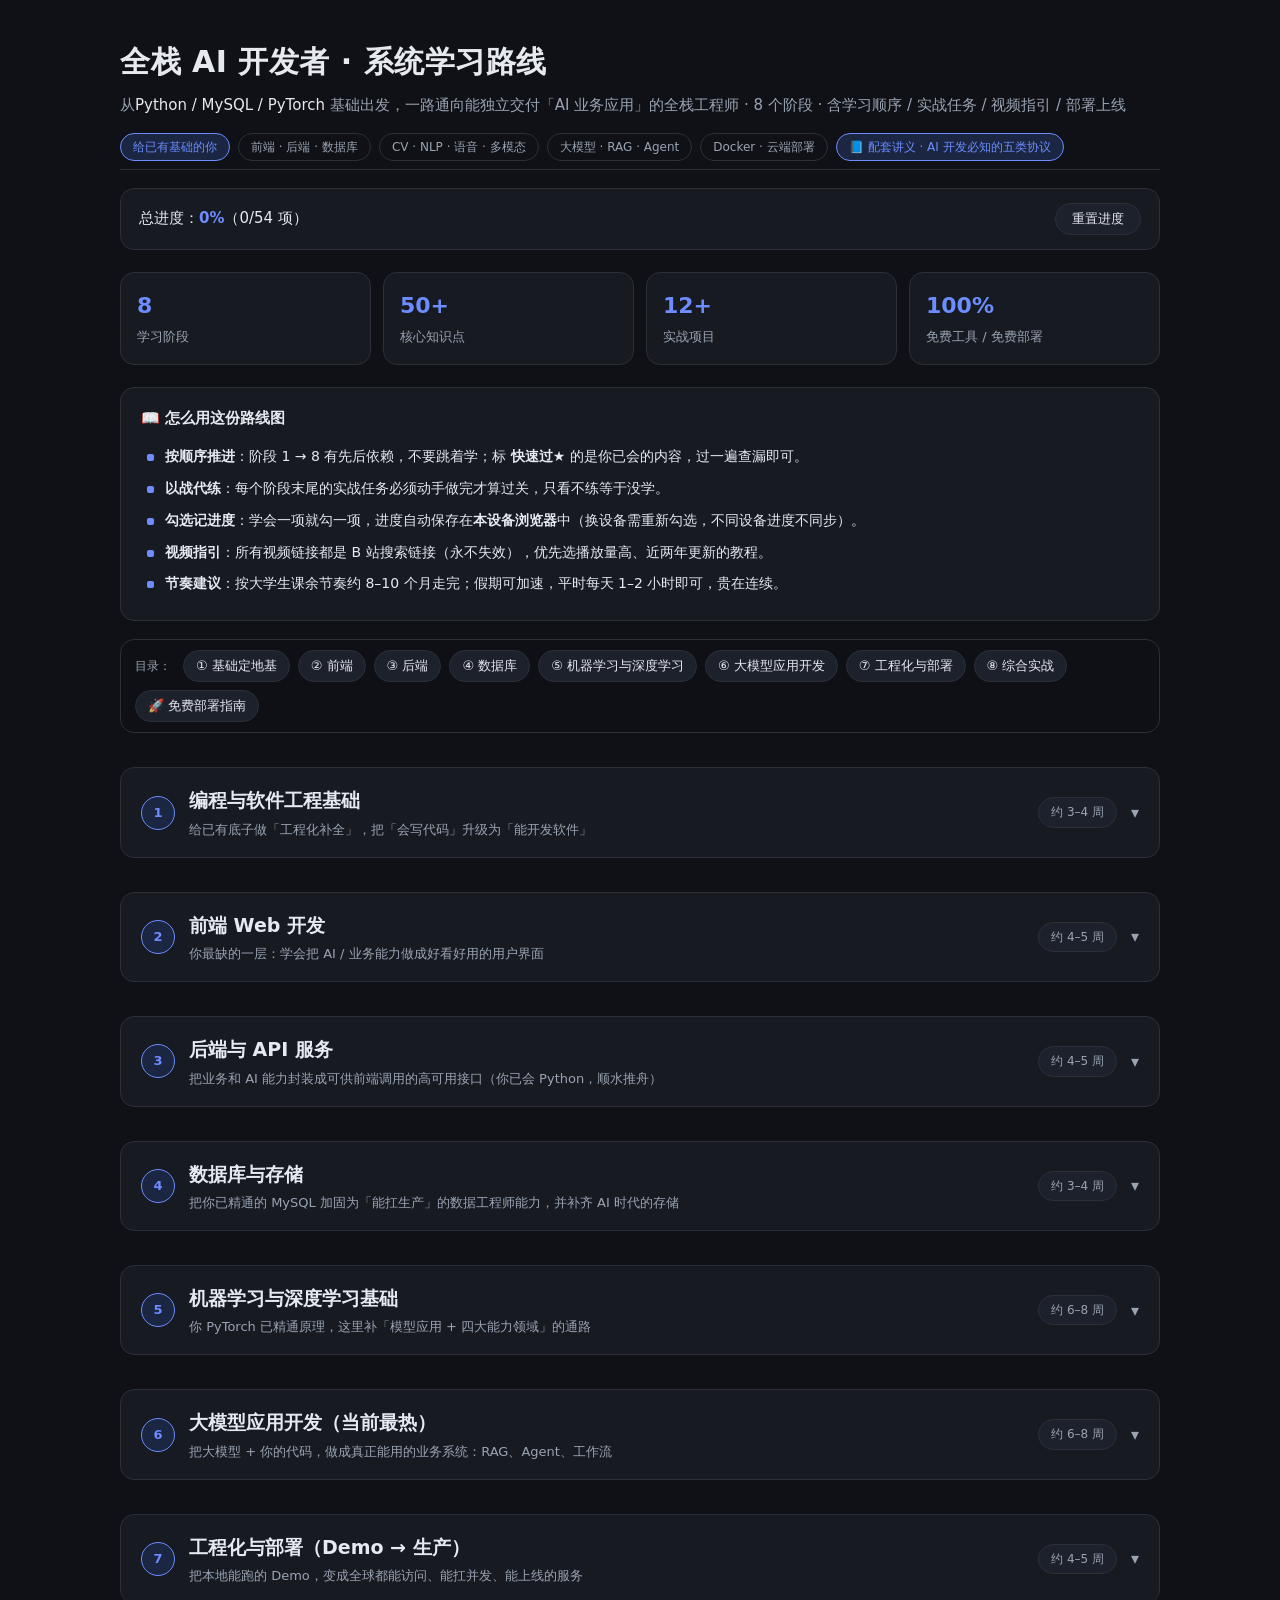
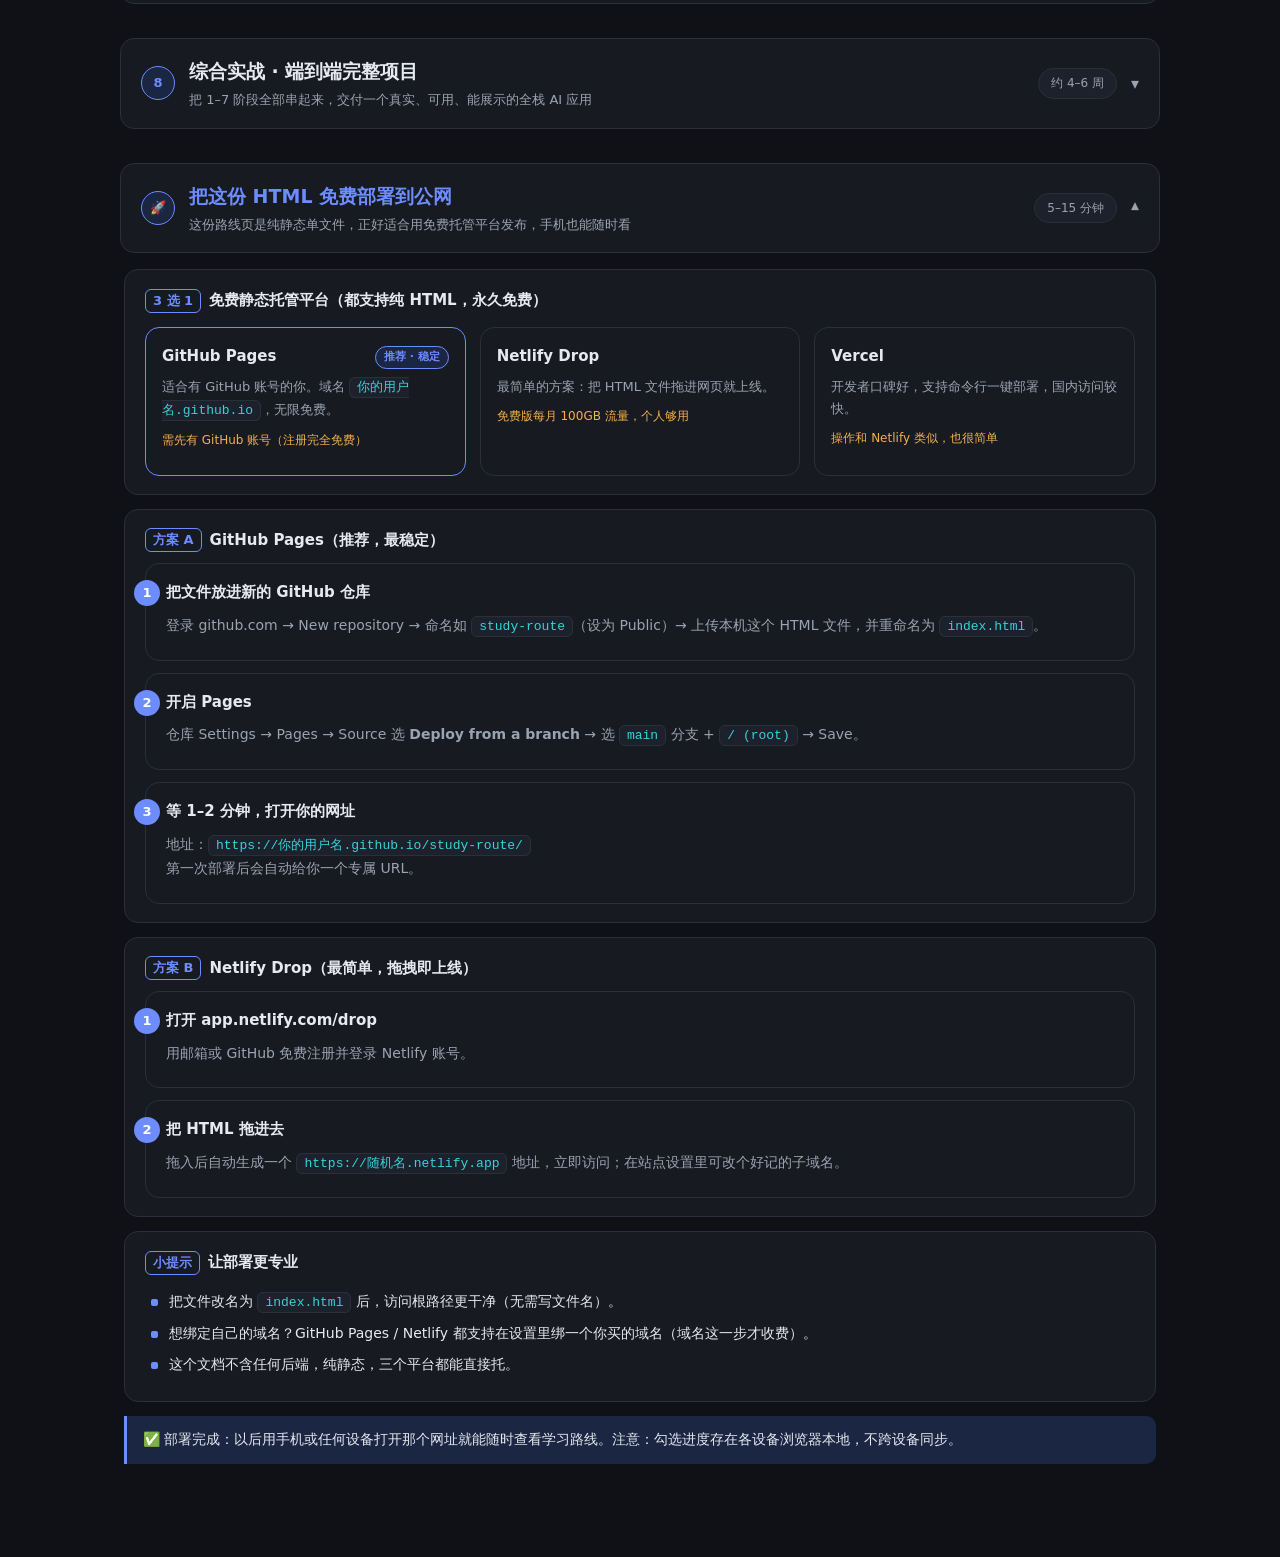
<file: index.html>
<!DOCTYPE html>
<html lang="zh-CN">
<head>
<meta charset="UTF-8">
<meta name="viewport" content="width=device-width, initial-scale=1.0">
<title>全栈 AI 开发者 · 系统学习路线</title>
<style>
:root{
  --bg:#0f1116;
  --panel:#171a21;
  --panel2:#1d212b;
  --line:#2a2f3a;
  --text:#e6e9f0;
  --muted:#9aa3b2;
  --brand:#6c8cff;
  --brand-soft:#1b2642;
  --green:#37d67a;
  --amber:#f5b04c;
  --red:#ff5c6c;
  --cyan:#38d2d8;
  --radius:14px;
}
*{box-sizing:border-box;margin:0;padding:0}
html{scroll-behavior:smooth}
body{
  font-family:"Segoe UI","PingFang SC","Microsoft YaHei",system-ui,sans-serif;
  background:var(--bg);color:var(--text);line-height:1.7;font-size:15px;
}
a{color:var(--brand);text-decoration:none}
a:hover{text-decoration:underline}
.container{max-width:1080px;margin:0 auto;padding:24px 20px 80px}

/* ===== 顶部 ===== */
header.hero{
  padding:12px 0 8px;
  border-bottom:1px solid var(--line);
}
.hero .tags{display:flex;flex-wrap:wrap;gap:8px;margin-top:14px}
.tag{font-size:12px;padding:3px 12px;border-radius:999px;border:1px solid var(--line);color:var(--muted)}
.tag.feature{background:var(--brand-soft);border-color:var(--brand);color:var(--brand)}
h1{font-size:30px;font-weight:800;letter-spacing:.5px}
.sub{color:var(--muted);margin-top:6px;font-size:15px}

/* ===== 学习目标条 ===== */
.stat-bar{
  display:grid;grid-template-columns:repeat(4,1fr);gap:12px;margin:22px 0;
}
@media(max-width:640px){.stat-bar{grid-template-columns:repeat(2,1fr)}}
.stat{background:var(--panel);border:1px solid var(--line);border-radius:var(--radius);padding:14px 16px}
.stat b{display:block;font-size:22px;color:var(--brand);font-weight:800}
.stat span{font-size:13px;color:var(--muted)}

/* ===== 目录导航 ===== */
nav.toc{
  position:sticky;top:0;z-index:20;background:rgba(15,17,22,.92);
  backdrop-filter:blur(8px);border:1px solid var(--line);border-radius:var(--radius);
  padding:10px 14px;margin:18px 0 8px;display:flex;flex-wrap:wrap;gap:8px;align-items:center;
}
nav.toc .toc-label{font-size:12px;color:var(--muted);margin-right:4px}
nav.toc a{font-size:13px;color:var(--text);background:var(--panel2);border:1px solid var(--line);border-radius:999px;padding:4px 12px}
nav.toc a:hover{color:var(--brand);border-color:var(--brand);text-decoration:none}
nav.toc a.done{color:var(--green);border-color:inherit}

/* ===== 阶段卡片 ===== */
section.phase{margin-top:34px}
.phase-head{
  display:flex;align-items:center;gap:14px;cursor:pointer;user-select:none;
  background:var(--panel);border:1px solid var(--line);border-radius:var(--radius);
  padding:16px 20px;position:sticky;top:64px;z-index:10;
}
.phase-num{font-size:13px;font-weight:800;color:var(--brand);border:1px solid var(--brand);border-radius:999px;width:34px;height:34px;display:inline-flex;align-items:center;justify-content:center;flex:0 0 auto;background:var(--brand-soft)}
.phase-title, .phase-title-alt{flex:1;min-width:0}
.phase-title h2{font-size:19px;font-weight:700}
.phase-title .goal{font-size:13px;color:var(--muted);margin-top:2px}
.phase-duration{font-size:12px;color:var(--muted);background:var(--panel2);border:1px solid var(--line);padding:4px 12px;border-radius:999px;white-space:nowrap}
.chev{color:var(--muted);font-size:16px;transition:transform .2s}
section.phase.open .chev{transform:rotate(180deg)}
.phase-body{display:none;margin-top:12px;padding:4px}
section.phase.open .phase-body{display:block;animation:fade .25s ease}
@keyframes fade{from{opacity:0;transform:translateY(6px)}to{opacity:1;transform:none}}

/* ===== 进度 ===== */
.phase-progress{
  display:flex;align-items:center;gap:12px;margin-bottom:14px;padding:0 6px;
}
.phase-progress .track{flex:1;height:6px;background:var(--panel2);border-radius:999px;overflow:hidden}
.phase-progress .fill{height:100%;width:0;background:var(--brand);border-radius:999px;transition:width .3s}
.phase-progress .pct{font-size:12px;color:var(--muted);min-width:38px;text-align:right}

/* ===== 内容块 ===== */
.block{background:var(--panel);border:1px solid var(--line);border-radius:var(--radius);padding:18px 20px;margin-bottom:14px}
.block h3{font-size:15px;font-weight:700;margin-bottom:10px;display:flex;align-items:center;gap:8px}
h3 .n{color:var(--brand);font-size:13px;border:1px solid var(--brand);border-radius:6px;padding:0 7px}
.block p{color:var(--muted);font-size:14px;margin-bottom:8px}
.block ul{list-style:none;margin:6px 0 2px}
.block li{position:relative;padding:4px 0 4px 24px;font-size:14px;color:var(--text)}
.block li:before{content:"";position:absolute;left:6px;top:13px;width:7px;height:7px;border-radius:2px;background:var(--brand)}
.block li.sub:before{width:5px;height:5px;background:var(--muted)}
.block li.sub{color:var(--muted)}
.block li.done{color:var(--muted);text-decoration:line-through}

.task{
  background:var(--panel2);border:1px solid var(--line);border-radius:10px;padding:12px 16px;margin:10px 0;
}
.task .lbl{font-size:12px;font-weight:700;color:var(--green);letter-spacing:1px;margin-bottom:4px}
.task p{color:var(--text);font-size:14px;margin:0}

/* 学习清单（可勾选） */
.learn-list{display:flex;flex-direction:column;gap:8px;margin-top:10px}
.learn-item{display:flex;gap:10px;align-items:flex-start;background:var(--panel2);border:1px solid var(--line);border-radius:10px;padding:10px 14px;cursor:pointer;transition:border-color .15s}
.learn-item:hover{border-color:var(--brand)}
.learn-item input{margin-top:4px;accent-color:var(--brand);width:16px;height:16px;flex:0 0 auto;cursor:pointer}
.learn-item .li-main{flex:1;min-width:0}
.learn-item .li-title{font-size:14px;font-weight:600}
.learn-item .li-desc{font-size:13px;color:var(--muted);margin-top:2px}
.learn-item .li-links{font-size:12px;margin-top:6px;color:var(--brand)}
.learn-item .li-links a{margin-right:10px}
.learn-item.checked{border-color:var(--green)}
.learn-item.checked .li-title{color:var(--muted);text-decoration:line-through}
.learn-item .li-tag{display:inline-block;font-size:11px;padding:1px 8px;border-radius:999px;margin-left:8px;vertical-align:middle;border:1px solid var(--line);color:var(--muted)}
.learn-item .li-tag.quick{color:var(--green);border-color:var(--green)}
.learn-item .li-tag.key{color:var(--amber);border-color:var(--amber)}
.learn-item .li-tag.hot{color:var(--red);border-color:var(--red)}

/* 技能标签 */
.skill-pills{display:flex;flex-wrap:wrap;gap:8px;margin:12px 0 6px}
.pill{font-size:12px;padding:4px 12px;border-radius:999px;background:var(--panel2);border:1px solid var(--line);color:var(--muted)}
.pill.on{color:var(--brand);border-color:var(--brand);background:var(--brand-soft)}
.pill.hot{color:var(--red);border-color:var(--red);background:rgba(255,92,108,.08)}

/* 表格 */
table{width:100%;border-collapse:collapse;margin:10px 0;font-size:13px}
th,td{text-align:left;padding:10px 12px;border:1px solid var(--line)}
th{background:var(--panel2);color:var(--text);font-weight:600}
td{color:var(--text)}
td.mut{color:var(--muted)}

/* 部署步骤 */
.deploy-steps{counter-reset:dp;display:flex;flex-direction:column;gap:12px}
.dp{background:var(--panel);border:1px solid var(--line);border-radius:var(--radius);padding:16px 20px;position:relative}
.dp:before{counter-increment:dp;content:counter(dp);position:absolute;left:-12px;top:16px;width:26px;height:26px;background:var(--brand);color:#fff;border-radius:999px;display:flex;align-items:center;justify-content:center;font-weight:700;font-size:13px}
.dp h4{font-size:15px;margin-bottom:8px}
.dp p{margin-bottom:6px}
.dp p.hint{color:var(--muted);font-size:13px}
code{background:var(--panel2);border:1px solid var(--line);border-radius:6px;padding:2px 7px;font-family:Consolas,monospace;font-size:13px;color:var(--cyan)}
pre{background:#0b0d12;border:1px solid var(--line);border-radius:10px;padding:14px 16px;overflow-x:auto;margin:10px 0;font-family:Consolas,monospace;font-size:13px;color:#cfe0e8;line-height:1.6}

/* 部署方案卡 */
.host-grid{display:grid;grid-template-columns:repeat(auto-fit,minmax(240px,1fr));gap:14px;margin-top:14px}
.host{background:var(--panel);border:1px solid var(--line);border-radius:var(--radius);padding:16px}
.host.recommend{border-color:var(--brand)}
.host h4{font-size:15px;margin-bottom:6px;display:flex;justify-content:space-between;align-items:center}
.host .badge{font-size:11px;color:var(--brand);background:var(--brand-soft);border:1px solid var(--brand);padding:1px 8px;border-radius:999px}
.host p{color:var(--muted);font-size:13px}
.host .limits{font-size:12px;color:var(--amber);margin-top:8px}

blockquote{
  border-left:3px solid var(--brand);background:var(--brand-soft);padding:12px 16px;
  border-radius:0 10px 10px 0;font-size:14px;margin:12px 0;
}
.note{font-size:13px;color:var(--muted)}

.footer{margin-top:40px;padding-top:20px;border-top:1px solid var(--line);color:var(--muted);font-size:13px;text-align:center}
.progress-top{
  display:flex;justify-content:space-between;align-items:center;flex-wrap:wrap;gap:10px;
  background:var(--panel);border:1px solid var(--line);border-radius:var(--radius);padding:14px 18px;margin:18px 0;
}
.progress-top b{color:var(--brand)}
.reset{background:var(--panel2);border:1px solid var(--line);color:var(--text);border-radius:999px;padding:6px 16px;cursor:pointer;font-size:13px}
.reset:hover{border-color:var(--red);color:var(--red)}
</style>
</head>
<body>
<div class="container">

<header class="hero">
  <h1>全栈 AI 开发者 · 系统学习路线</h1>
  <p class="sub">从<span style="color:var(--text)">Python / MySQL / PyTorch</span> 基础出发，一路通向能独立交付「AI 业务应用」的全栈工程师 · 8 个阶段 · 含学习顺序 / 实战任务 / 视频指引 / 部署上线</p>
  <div class="tags">
    <span class="tag feature">给已有基础的你</span>
    <span class="tag">前端 · 后端 · 数据库</span>
    <span class="tag">CV · NLP · 语音 · 多模态</span>
    <span class="tag">大模型 · RAG · Agent</span>
    <span class="tag">Docker · 云端部署</span>
    <a class="tag feature" href="protocols.html" target="_blank">📘 配套讲义 · AI 开发必知的五类协议</a>
  </div>
</header>

<div class="progress-top">
  <div>总进度：<b id="overall-pct">0%</b>（<span id="overall-count">0/0</span> 项）</div>
  <button class="reset" onclick="resetAll()">重置进度</button>
</div>

<div class="stat-bar" style="grid-template-columns:none;grid-template-rows:auto">
  <div style="grid-column:1/-1;display:grid;grid-template-columns:repeat(4,1fr);gap:12px">
    <div class="stat"><b>8</b><span>学习阶段</span></div>
    <div class="stat"><b>50+</b><span>核心知识点</span></div>
    <div class="stat"><b>12+</b><span>实战项目</span></div>
    <div class="stat"><b>100%</b><span>免费工具 / 免费部署</span></div>
  </div>
</div>

<div class="block" style="margin-top:22px">
  <h3>📖 怎么用这份路线图</h3>
  <ul>
    <li><b>按顺序推进</b>：阶段 1 → 8 有先后依赖，不要跳着学；标 <b>快速过★</b> 的是你已会的内容，过一遍查漏即可。</li>
    <li><b>以战代练</b>：每个阶段末尾的实战任务必须动手做完才算过关，只看不练等于没学。</li>
    <li><b>勾选记进度</b>：学会一项就勾一项，进度自动保存在<b>本设备浏览器</b>中（换设备需重新勾选，不同设备进度不同步）。</li>
    <li><b>视频指引</b>：所有视频链接都是 B 站搜索链接（永不失效），优先选播放量高、近两年更新的教程。</li>
    <li><b>节奏建议</b>：按大学生课余节奏约 8–10 个月走完；假期可加速，平时每天 1–2 小时即可，贵在连续。</li>
  </ul>
</div>

<nav class="toc" id="toc">
  <span class="toc-label">目录：</span>
  <a href="#s1">① 基础定地基</a>
  <a href="#s2">② 前端</a>
  <a href="#s3">③ 后端</a>
  <a href="#s4">④ 数据库</a>
  <a href="#s5">⑤ 机器学习与深度学习</a>
  <a href="#s6">⑥ 大模型应用开发</a>
  <a href="#s7">⑦ 工程化与部署</a>
  <a href="#s8">⑧ 综合实战</a>
  <a href="#deploy">🚀 免费部署指南</a>
</nav>

<!-- ================= 阶段 1 ================= -->
<section class="phase" id="s1" data-phase="1">
  <div class="phase-head" onclick="togglePhase(this)">
    <span class="phase-num">1</span>
    <div class="phase-title">
      <h2>编程与软件工程基础</h2>
      <div class="goal">给已有底子做「工程化补全」，把「会写代码」升级为「能开发软件」</div>
    </div>
    <span class="phase-duration">约 3–4 周</span>
    <span class="chev">▾</span>
  </div>
  <div class="phase-body">
    <div class="phase-progress">
      <div class="track"><div class="fill" data-phase-prog="1"></div></div>
      <span class="pct">0%</span>
    </div>

    <div class="block">
      <h3><span class="n">1.1</span> 为什么还要学「软件工程」层</h3>
      <p>你已经会 Python / 数据结构 / 网络 / PyTorch，这些是「算法与计算」能力。但做正规软件还需要「工程能力」：用 Git 管理版本、用虚拟环境隔离依赖、写单元测试、学会调试与阅读他人代码。这是从「写脚本」到「做项目」的分水岭。</p>
    </div>

    <div class="block">
      <h3><span class="n">1.2</span> 定点补强清单（可勾选，勾完自动记进度）</h3>
      <div class="learn-list" data-phase-list="1">
        <label class="learn-item"><input type="checkbox"><span class="li-main"><span class="li-title">Git 与 GitHub 工作流</span><span class="li-desc">init / add / commit / branch / merge / push；搞懂 Remote 协作</span><br><span class="li-links"><a href="https://www.bilibili.com/video/BV1vy4y1s7k6" target="_blank">👨‍💻 尚硅谷·Git教程(3小时)</a></span></span></label>
        <label class="learn-item"><input type="checkbox"><span class="li-main"><span class="li-title">Linux 与命令行基础<span class="li-tag key">必学</span></span><span class="li-desc">常用命令（cd/ls/mkdir/grep/chmod）、SSH 远程登录、文件权限——阶段 7 部署的必备前置</span><br><span class="li-links"><a href="https://search.bilibili.com/all?keyword=Linux%20%E5%85%A5%E9%97%A8%20%E6%95%99%E7%A8%8B" target="_blank">👨‍💻 B站搜索：Linux 入门教程</a></span></span></label>
        <label class="learn-item"><input type="checkbox"><span class="li-main"><span class="li-title">Python 虚拟环境与依赖管理</span><span class="li-desc">venv / pip / requirements.txt 或 conda，让项目可移植</span><br><span class="li-links"><a href="https://docs.python.org/zh-cn/3/library/venv.html" target="_blank">📘 Python官方·venv</a>　<a href="https://search.bilibili.com/all?keyword=Python%20%E8%99%9A%E6%8B%9F%E7%8E%AF%E5%A2%83" target="_blank">👨💻 B站教程</a></span></span></label>
        <label class="learn-item"><input type="checkbox"><span class="li-main"><span class="li-title">调试技巧与错误处理</span><span class="li-desc">pdb 调试、读懂 traceback、try/except 的规范用法</span><br><span class="li-links"><a href="https://docs.python.org/zh-cn/3/library/pdb.html" target="_blank">📘 Python官方·pdb</a>　<a href="https://search.bilibili.com/all?keyword=pdb%20%E8%B0%83%E8%AF%95" target="_blank">👨💻 B站教程</a></span></span></label>
        <label class="learn-item"><input type="checkbox"><span class="li-main"><span class="li-title">单元测试入门</span><span class="li-desc">pytest 基本用法，给自己写的函数写断言</span><br><span class="li-links"><a href="https://docs.pytest.org/zh-cn/stable/" target="_blank">📘 pytest官方文档</a>　<a href="https://search.bilibili.com/all?keyword=pytest%20%E5%88%9D%E7%BA%A7" target="_blank">👨💻 B站教程</a></span></span></label>
        <label class="learn-item"><input type="checkbox"><span class="li-main"><span class="li-title">代码规范与文档</span><span class="li-desc">PEP8、类型注解 (typing)、读懂 docstring 习惯</span><br><span class="li-links"><a href="https://peps.python.org/pep-0008/" target="_blank">📘 PEP8 官方规范</a></span></span></label>
        <label class="learn-item"><input type="checkbox"><span class="li-main"><span class="li-title">HTTP 与 API 基础回顾<span class="li-tag quick">快速过</span></span><span class="li-desc">GET/POST、状态码、JSON；你网络功底强，可跳过</span><br><span class="li-links"><a href="https://developer.mozilla.org/zh-CN/docs/Web/HTTP/Overview" target="_blank">📘 MDN·HTTP基础</a></span></span></label>
      </div>
    </div>

    <div class="block">
      <h3><span class="n">1.3</span> 阶段实战任务（必须完成才算过关）</h3>
      <div class="task"><span class="lbl">任务 1 · 版本化你的旧项目</span><p>挑一个你以前写过的 Python 或 PyTorch 项目，用 Git 初始化、分几次 commit、开一个分支加新功能再 merge 回主干，最后推到 GitHub。</p></div>
      <div class="task"><span class="lbl">任务 2 · 写一个带测试的小工具</span><p>写一个「JSON 配置读取 + 数据处理」的命令行小工具，用 pytest 写 5 个以上断言，验证输入输出。</p></div>
    </div>
    <blockquote>✅ 阶段目标：能用 Git 管理代码，项目能装到任何一台机器上跑起来。</blockquote>
  </div>
</section>

<!-- ================= 阶段 2 前端 ================= -->
<section class="phase" id="s2" data-phase="2">
  <div class="phase-head" onclick="togglePhase(this)">
    <span class="phase-num">2</span>
    <div class="phase-title">
      <h2>前端 Web 开发</h2>
      <div class="goal">你最缺的一层：学会把 AI / 业务能力做成好看好用的用户界面</div>
    </div>
    <span class="phase-duration">约 4–5 周</span>
    <span class="chev">▾</span>
  </div>
  <div class="phase-body">
    <div class="phase-progress">
      <div class="track"><div class="fill" data-phase-prog="2"></div></div>
      <span class="pct">0%</span>
    </div>

    <div class="block">
      <h3><span class="n">2.1</span> 前端全景与选型</h3>
      <p>主流前端框架三选一：<b>React</b>（生态最广，大厂与开源项目主力）、<b>Vue 3</b>（上手友好、中文生态好、国内大厂占比高）、Angular（强约束，较少）。对从后端转前端的你，<b>先学 Vue 3 最快</b>，会 Vue 后再转 React 很顺。</p>
      <div class="skill-pills">
        <span class="pill on">Vue 3</span><span class="pill on">React</span><span class="pill on">TypeScript</span>
        <span class="pill">Vite</span><span class="pill">Tailwind CSS</span><span class="pill">Next.js/Nuxt</span>
        <span class="pill on">Pinia/Redux</span><span class="pill on">Axios</span><span class="pill on">SSE</span>
      </div>
    </div>

    <div class="block">
      <h3><span class="n">2.2</span> 学习清单</h3>
      <div class="learn-list" data-phase-list="2">
        <label class="learn-item"><input type="checkbox"><span class="li-main"><span class="li-title">HTML + CSS 基础<span class="li-tag quick">快速过</span></span><span class="li-desc">语义标签、Flex/Grid 布局；做到能看懂会写页面</span><br><span class="li-links"><a href="https://www.bilibili.com/video/BV1kM4y127Li" target="_blank">👨‍💻 黑马·HTML5CSS3全套(99万播放)</a></span></span></label>
        <label class="learn-item"><input type="checkbox"><span class="li-main"><span class="li-title">JavaScript 核心</span><span class="li-desc">ES6+（async/await、解构、模块）、DOM、fetch 请求</span><br><span class="li-links"><a href="https://www.bilibili.com/video/BV1Y84y1L7Nn" target="_blank">👨‍💻 黑马·JS入门到精通(774万播放)</a></span></span></label>
        <label class="learn-item"><input type="checkbox"><span class="li-main"><span class="li-title">TypeScript 入门</span><span class="li-desc">类型标注、接口、泛型基础；如今前端写 TS 是常态</span><br><span class="li-links"><a href="https://www.bilibili.com/video/BV1Xy4y1v7S2" target="_blank">👨‍💻 黑马·TypeScript入门(todo实战)</a></span></span></label>
        <label class="learn-item"><input type="checkbox"><span class="li-main"><span class="li-title">Vue 3 框架<span class="li-tag key">必学</span></span><span class="li-desc">组合式 API、模板语法、状态管理（Pinia）、路由（Vue Router）</span><br><span class="li-links"><a href="https://www.bilibili.com/video/BV1Za4y1r7KE" target="_blank">👨‍💻 尚硅谷·纯血Vue3全套</a></span></span></label>
        <label class="learn-item"><input type="checkbox"><span class="li-main"><span class="li-title">React（会 Vue 后转）</span><span class="li-desc">hooks、组件化、项目脚手架；广度提升再学</span><br><span class="li-links"><a href="https://www.bilibili.com/video/BV1ZB4y1Z7o8" target="_blank">👨‍💻 黑马·React18入门到实战(115万播放)</a></span></span></label>
        <label class="learn-item"><input type="checkbox"><span class="li-main"><span class="li-title">Axios 与接口联调</span><span class="li-desc">拦截器、get/post、token 携带；前端和/后端对接的必经路</span><br><span class="li-links"><a href="https://axios-http.com/zh/" target="_blank">📘 Axios官方文档</a>　<a href="https://search.bilibili.com/all?keyword=Axios%20%E6%95%99%E7%A8%8B" target="_blank">👨💻 B站教程</a></span></span></label>
        <label class="learn-item"><input type="checkbox"><span class="li-main"><span class="li-title">SSE 流式接收<span class="li-tag hot">AI 必用</span></span><span class="li-desc">EventSource 接收大模型打字机效果</span><br><span class="li-links"><a href="https://developer.mozilla.org/zh-CN/docs/Web/API/Server-sent_events" target="_blank">📘 MDN·SSE详解</a>　<a href="https://search.bilibili.com/all?keyword=SSE%20EventSource" target="_blank">👨💻 B站教程</a></span></span></label>
        <label class="learn-item"><input type="checkbox"><span class="li-main"><span class="li-title">组件库与样式</span><span class="li-desc">Element Plus / Ant Design，Tailwind CSS 快速布局，别再手写样式</span><br><span class="li-links"><a href="https://element-plus.org/zh-CN/" target="_blank">📘 Element Plus官方</a>　<a href="https://ant.design/" target="_blank">📘 Ant Design官方</a>　<a href="https://tailwindcss.com/" target="_blank">📘 Tailwind官方</a></span></span></label>
      </div>
    </div>

    <div class="block">
      <h3><span class="n">2.3</span> 实战任务</h3>
      <div class="task"><span class="lbl">任务 1 · 静态页面</span><p>用 HTML/CSS/JS 做一个漂亮的个人作品集页面，适配手机。</p></div>
      <div class="task"><span class="lbl">任务 2 · Vue 组件化项目</span><p>用 Vue 3 + TypeScript + Vite 做一个「记账本」：增删改查、本地存储、图表。<b>这是你第一个完整前端项目。</b></p></div>
      <div class="task"><span class="lbl">任务 3 · 对接真实数据</span><p>用 Axios 请求一个免费 API 并渲染列表（如天气 / 公开接口），学会加载态和错误处理。</p></div>
    </div>
    <blockquote>✅ 阶段目标：能独立从零搭一个 Vue/React + TS 前端项目，并接住后端 / AI 的接口。</blockquote>
  </div>
</section>

<!-- ================= 阶段 3 后端 ================= -->
<section class="phase" id="s3" data-phase="3">
  <div class="phase-head" onclick="togglePhase(this)">
    <span class="phase-num">3</span>
    <div class="phase-title">
      <h2>后端与 API 服务</h2>
      <div class="goal">把业务和 AI 能力封装成可供前端调用的高可用接口（你已会 Python，顺水推舟）</div>
    </div>
    <span class="phase-duration">约 4–5 周</span>
    <span class="chev">▾</span>
  </div>
  <div class="phase-body">
    <div class="phase-progress">
      <div class="track"><div class="fill" data-phase-prog="3"></div></div>
      <span class="pct">0%</span>
    </div>

    <div class="block">
      <h3><span class="n">3.1</span> 后端技术选型</h3>
      <div class="skill-pills">
        <span class="pill on">Python FastAPI</span><span class="pill on">RESTful API</span>
        <span class="pill on">SSE/WebSocket</span><span class="pill">gRPC</span>
        <span class="pill">Java Spring Boot</span><span class="pill">Go Gin</span>
        <span class="pill on">JWT 认证</span><span class="pill on">OpenAI 接口规范</span>
      </div>
      <p>首选 <b>FastAPI</b>：异步高性能、自动生成接口文档、AI 推理服务行业标配，你会 Python 上手极快。另需了解 <b>Java Spring Boot</b>（读懂大厂代码）、<b>gRPC</b>（内部高性能调用）。</p>
    </div>

    <div class="block">
      <h3><span class="n">3.2</span> 学习清单</h3>
      <div class="learn-list" data-phase-list="3">
        <label class="learn-item"><input type="checkbox"><span class="li-main"><span class="li-title">FastAPI 核心<span class="li-tag key">必学</span></span><span class="li-desc">路由、请求/响应模型（Pydantic）、依赖注入、自动文档 /docs</span><br><span class="li-links"><a href="https://www.bilibili.com/video/BV1zV2QBtE39" target="_blank">👨‍💻 黑马·FastAPI 从入门到实战</a></span></span></label>
        <label class="learn-item"><input type="checkbox"><span class="li-main"><span class="li-title">RESTful 接口设计</span><span class="li-desc">资源路径、HTTP 方法、状态码、分页</span><br><span class="li-links"><a href="https://search.bilibili.com/all?keyword=RESTful%20API%20%E6%8E%A5%E5%8F%A3%E8%AE%BE%E8%AE%A1" target="_blank">👨‍💻 B站：RESTful 接口设计</a></span></span></label>
        <label class="learn-item"><input type="checkbox"><span class="li-main"><span class="li-title">JWT 认证与权限</span><span class="li-desc">登录签发 token、中间件校验、角色权限</span><br><span class="li-links"><a href="https://fastapi.tiangolo.com/zh/tutorial/security/oauth2-jwt/" target="_blank">📘 FastAPI官方·OAuth2+JWT 教程</a>　<a href="https://search.bilibili.com/all?keyword=JWT%20%E6%9D%83%E9%99%90%20Python" target="_blank">👨‍💻 B站：JWT 权限</a></span></span></label>
        <label class="learn-item"><input type="checkbox"><span class="li-main"><span class="li-title">SSE / WebSocket 流式输出<span class="li-tag hot">AI 必用</span></span><span class="li-desc">大模型打字机输出、实时推送</span><br><span class="li-links"><a href="https://fastapi.tiangolo.com/zh/advanced/websockets/" target="_blank">📘 FastAPI官方·WebSocket</a>　<a href="https://search.bilibili.com/all?keyword=SSE%20%E6%B5%81%E5%BC%8F%E8%BE%93%E5%87%BA" target="_blank">👨‍💻 B站：SSE 流式输出</a>　<a href="protocols.html#sse" target="_blank">📘 配套讲义·SSE 与协议栈</a></span></span></label>
        <label class="learn-item"><input type="checkbox"><span class="li-main"><span class="li-title">OpenAI 兼容接口规范<span class="li-tag hot">行业标准</span></span><span class="li-desc">封装一个可切换任意大模型的服务层</span><br><span class="li-links"><a href="https://platform.openai.com/docs/api-reference" target="_blank">📘 OpenAI 官方 API 文档</a></span></span></label>
        <label class="learn-item"><input type="checkbox"><span class="li-main"><span class="li-title">异步编程 (asyncio)</span><span class="li-desc">async/await、事件循环，AI 服务高并发的基础</span><br><span class="li-links"><a href="https://www.bilibili.com/video/BV1jN4y1n71y" target="_blank">👨‍💻 协程&asyncio 异步编程实战</a></span></span></label>
        <label class="learn-item"><input type="checkbox"><span class="li-main"><span class="li-title">CORS 与部署配置</span><span class="li-desc">解决前端跨域，用 uvicorn 起服务</span><br><span class="li-links"><a href="https://fastapi.tiangolo.com/zh/tutorial/cors/" target="_blank">📘 FastAPI官方·CORS</a></span></span></label>
      </div>
    </div>

    <div class="block">
      <h3><span class="n">3.3</span> 实战任务</h3>
      <div class="task"><span class="lbl">任务 1 · 图书管理 API</span><p>用 FastAPI 实现一个带 JWT 登录、增删改查、分页的图书接口。</p></div>
      <div class="task"><span class="lbl">任务 2 · AI 代理接口</span><p>封装一个 OpenAI 兼容的聊天接口，支持流式 SSE 输出，前端能收到打字机效果。这为你后面大模型阶段铺路。</p></div>
    </div>
    <blockquote>✅ 阶段目标：能独立写一个带认证的高性能 REST/流式后端，前端能联调。</blockquote>
  </div>
</section>

<!-- ================= 阶段 4 数据库 ================= -->
<section class="phase" id="s4" data-phase="4">
  <div class="phase-head" onclick="togglePhase(this)">
    <span class="phase-num">4</span>
    <div class="phase-title">
      <h2>数据库与存储</h2>
      <div class="goal">把你已精通的 MySQL 加固为「能扛生产」的数据工程师能力，并补齐 AI 时代的存储</div>
    </div>
    <span class="phase-duration">约 3–4 周</span>
    <span class="chev">▾</span>
  </div>
  <div class="phase-body">
    <div class="phase-progress">
      <div class="track"><div class="fill" data-phase-prog="4"></div></div>
      <span class="pct">0%</span>
    </div>

    <div class="block">
      <h3><span class="n">4.1</span> 数据库选型全景</h3>
      <div class="skill-pills">
        <span class="pill on">MySQL</span><span class="pill on">PostgreSQL</span>
        <span class="pill on">Redis</span><span class="pill">MongoDB</span>
        <span class="pill hot">向量数据库</span><span class="pill">SQL 优化</span><span class="pill on">事务与索引</span>
      </div>
      <p>你 MySQL 已是强项（SQL/事务/索引/执行计划），这阶段重点：①补 <b>PostgreSQL</b>（JSON、函数更强大，AI 项目常用）；②补 <b>Redis</b>（缓存、分布式锁）；③提前布局 <b>向量数据库</b>（大模型 RAG 检索底座）。</p>
    </div>

    <div class="block">
      <h3><span class="n">4.2</span> 学习清单<span class="note" style="font-weight:normal;color:var(--muted)">　（★是你已会的，可快速过或跳过）</span></h3>
      <div class="learn-list" data-phase-list="4">
        <label class="learn-item"><input type="checkbox"><span class="li-main"><span class="li-title">MySQL 深度加固<span class="li-tag quick">快速过★</span></span><span class="li-desc">索引失效场景、执行计划 EXPLAIN、慢查询优化 — 你用查漏补缺式过一遍</span><br><span class="li-links"><a href="https://search.bilibili.com/all?keyword=MySQL%20%E7%B4%A2%E5%BC%95%E8%AF%B4%E6%98%8E" target="_blank">👨💻 B站：索引优化</a></span></span></label>
        <label class="learn-item"><input type="checkbox"><span class="li-main"><span class="li-title">PostgreSQL 基础</span><span class="li-desc">与 MySQL 差异、JSONB、窗口函数、扩展</span><br><span class="li-links"><a href="https://www.postgresql.org/docs/current/index.html" target="_blank">📘 PostgreSQL官方</a>　<a href="https://search.bilibili.com/all?keyword=PostgreSQL%20%E5%85%A5%E9%97%A8" target="_blank">👨💻 B站教程</a></span></span></label>
        <label class="learn-item"><input type="checkbox"><span class="li-main"><span class="li-title">Redis 实战<span class="li-tag key">必学</span></span><span class="li-desc">常用数据类型、缓存穿透/击穿/雪崩、分布式锁、发布订阅</span><br><span class="li-links"><a href="https://www.bilibili.com/video/BV1cr4y1671t" target="_blank">👨‍💻 黑马·Redis入门到实战</a></span></span></label>
        <label class="learn-item"><input type="checkbox"><span class="li-main"><span class="li-title">MongoDB 入门<span class="li-tag quick">了解</span></span><span class="li-desc">文档模型、灵活 schema，适合日志等非结构化数据</span><br><span class="li-links"><a href="https://www.mongodb.com/docs/manual/" target="_blank">📘 MongoDB官方</a>　<a href="https://search.bilibili.com/all?keyword=MongoDB%20%E6%95%99%E7%A8%8B" target="_blank">👨💻 B站教程</a></span></span></label>
        <label class="learn-item"><input type="checkbox"><span class="li-main"><span class="li-title">向量数据库<span class="li-tag hot">AI 必学</span></span><span class="li-desc">Embedding 概念、Chroma（轻量入门）/ Milvus（生产级）/ PGVector</span><br><span class="li-links"><a href="https://docs.trychroma.com/" target="_blank">📘 Chroma官方</a>　<a href="https://search.bilibili.com/all?keyword=%E5%90%91%E9%87%8F%E6%95%B0%E6%8D%AE%E5%BA%93%20Chroma" target="_blank">👨💻 B站教程</a></span></span></label>
        <label class="learn-item"><input type="checkbox"><span class="li-main"><span class="li-title">数据库设计规范</span><span class="li-desc">三范式与反范式权衡、字段设计、软删除 vs 硬删除</span><br><span class="li-links"><a href="https://search.bilibili.com/all?keyword=%E6%95%B0%E6%8D%AE%E5%BA%93%E8%AE%BE%E8%AE%A1%20%E4%B8%89%E8%8C%83%E5%BC%8F" target="_blank">👨💻 B站：三范式设计</a></span></span></label>
      </div>
    </div>

    <div class="block">
      <h3><span class="n">4.3</span> 实战任务</h3>
      <div class="task"><span class="lbl">任务 1 · 用户系统表设计</span><p>为「登录 + 商品 + 订单」设计一套满足三范式、含合理索引与事务的表结构，写清建表 SQL 和查询的 EXPLAIN 分析。</p></div>
      <div class="task"><span class="lbl">任务 2 · Redis 缓存实战</span><p>给后端加 Redis 缓存，实现「热点数据缓存 + 失效更新」，并演示防缓存穿透（布隆或空值）。</p></div>
      <div class="task"><span class="lbl">任务 3 · 第一个向量库</span><p>用 Chroma 存几段文本的 embedding，做一次语义相似度检索。这将直接衔接第 6 阶段 RAG。</p></div>
    </div>
    <blockquote>✅ 阶段目标：能把数据存得对、查得快，并拥有 AI 时代的向量检索能力。</blockquote>
  </div>
</section>

<!-- ================= 阶段 5 机器学习与深度学习 ================= -->
<section class="phase" id="s5" data-phase="5">
  <div class="phase-head" onclick="togglePhase(this)">
    <span class="phase-num">5</span>
    <div class="phase-title">
      <h2>机器学习与深度学习基础</h2>
      <div class="goal">你 PyTorch 已精通原理，这里补「模型应用 + 四大能力领域」的通路</div>
    </div>
    <span class="phase-duration">约 6–8 周</span>
    <span class="chev">▾</span>
  </div>
  <div class="phase-body">
    <div class="phase-progress">
      <div class="track"><div class="fill" data-phase-prog="5"></div></div>
      <span class="pct">0%</span>
    </div>

    <div class="block">
      <h3><span class="n">5.1</span> 你的优势与定位</h3>
      <p>你精通 PyTorch（Tensor/CNN/RNN/Transformer）和数据结构，这部分不必从零。你的定位是<b>「应用开发者」</b>：核心不是手写模型，而是<b>加载预训练模型 → 推理 → 二次开发</b>，让它开箱即用地解决业务问题。</p>
    </div>

    <div class="block">
      <h3><span class="n">5.2</span> 机器学习基础（查漏 + 补应用认知）</h3>
      <div class="learn-list" data-phase-list="5">
        <label class="learn-item"><input type="checkbox"><span class="li-main"><span class="li-title">ML 核心概念<span class="li-tag quick">快速过★</span></span><span class="li-desc">监督/无监督/强化、过拟合、评估指标(准确率/召回/F1)、特征工程</span><br><span class="li-links"><a href="https://space.bilibili.com/1567748478" target="_blank">👨💻 李沐·机器学习</a></span></span></label>
        <label class="learn-item"><input type="checkbox"><span class="li-main"><span class="li-title">Scikit-learn 实践</span><span class="li-desc">用 sklearn 跑分类/回归/聚类，调参、交叉验证、评估</span><br><span class="li-links"><a href="https://scikit-learn.org/stable/" target="_blank">📘 sklearn官方</a>　<a href="https://search.bilibili.com/all?keyword=scikit-learn%20%E6%9C%BA%E5%99%A8%E5%AD%A6%E4%B9%A0" target="_blank">👨💻 B站教程</a></span></span></label>
        <label class="learn-item"><input type="checkbox"><span class="li-main"><span class="li-title">深度学习框架选型<span class="li-tag key">必学</span></span><span class="li-desc">PyTorch（已会）+ 理解 PaddlePaddle / TensorFlow / ONNX Runtime 在工程中的位置</span><br><span class="li-links"><a href="https://pytorch.org/" target="_blank">📘 PyTorch官网</a>　<a href="https://onnxruntime.ai/" target="_blank">📘 ONNX Runtime官网</a></span></span></label>
        <label class="learn-item"><input type="checkbox"><span class="li-main"><span class="li-title">模型生命周期</span><span class="li-desc">数据划分、训练/验证/测试、微调 Fine-tuning、部署推理</span><br><span class="li-links"><a href="https://zh-v2.d2l.ai/" target="_blank">📘 d2l·动手学深度学习</a></span></span></label>
        <label class="learn-item"><input type="checkbox"><span class="li-main"><span class="li-title">Embedding 嵌入<span class="li-tag hot">AI 必学</span></span><span class="li-desc">词/向量嵌入，是 RAG 语义检索的基础</span><br><span class="li-links"><a href="https://search.bilibili.com/all?keyword=%E8%AF%8D%E5%90%91%E9%87%8F%20Embedding%20%E8%A7%A3%E9%87%8A" target="_blank">👨💻 B站：Embedding讲解</a></span></span></label>
      </div>
    </div>

    <div class="block">
      <h3><span class="n">5.3</span> 四大 AI 能力领域（按「开箱即用」路线学）</h3>
      <div class="skill-pills">
        <span class="pill on">计算机视觉 CV</span><span class="pill on">NLP 自然语言</span>
        <span class="pill">语音 ASR/TTS</span><span class="pill hot">多模态</span>
      </div>
      <table>
        <tr><th>方向</th><th>基础能力</th><th>开源方案</th><th>商用 API</th></tr>
        <tr><td class="mut">CV</td><td>分类 / 检测 / 分割 / OCR / 人脸</td><td>Ultralytics YOLO、PaddleOCR、MMDetection、OpenCV</td><td>百度 / 阿里云视觉</td></tr>
        <tr><td class="mut">NLP</td><td>分类 / 情感 / 实体抽取 / 摘要 / 翻译 / 问答 / 生成</td><td>HuggingFace Transformers、PaddleNLP、Llama/Qwen/DeepSeek</td><td>GPT / 文心 / 通义 / 豆包</td></tr>
        <tr><td class="mut">语音</td><td>ASR / TTS / 声纹 / 唤醒</td><td>Whisper、PaddleSpeech、Coqui TTS、Edge TTS</td><td>讯飞 / 百度 / 阿里语音</td></tr>
        <tr><td class="mut">多模态</td><td>图文理解 / 文生图 / 图生图 / 视频生成</td><td>Stable Diffusion、LLaVA、Qwen-VL、PaddleMIX</td><td>DALL·E3、Midjourney、文心一格</td></tr>
      </table>
      <p class="note">对应用开发者，每个方向走「<b>读通用认知 → 用现成开源工具跑通 demo → 接进自己的 API</b>」三步即可，不必逐层推导算法。</p>
    </div>

    <div class="block">
      <h3><span class="n">5.4</span> 实战任务（聚焦能落地的四个方向）</h3>
      <div class="task"><span class="lbl">任务 1 · 目标检测</span><p>用 Ultralytics YOLO 训练/调用一个检测模型，识别图片中的物体并可视化框出。</p></div>
      <div class="task"><span class="lbl">任务 2 · 中文 NLP</span><p>用 HuggingFace + 一个中文模型做文本分类或情感分析，封装成 FastAPI 接口。</p></div>
      <div class="task"><span class="lbl">任务 3 · 语音识别</span><p>用 Whisper 把一段音频转文字，跑通 ASR 完整流程。</p></div>
      <div class="task"><span class="lbl">任务 4 · 图文理解</span><p>用 Qwen-VL / LLaVA 做一个「图片问答」小工具。</p></div>
      <div class="task"><span class="lbl">任务 5 · 进阶理论（可选）</span><p>《动手学深度学习》补原理，深化你的 Transformer 理解。</p></div>
      <p class="note" style="margin-top:10px">📺 视频指引：<a href="https://www.bilibili.com/video/BV1RxZmYCEfB" target="_blank">李沐·动手学深度学习(161集全)</a>　<a href="https://www.bilibili.com/video/BV1opK3zZEmK" target="_blank">同济系·YOLO全系(2025)</a>　<a href="https://search.bilibili.com/all?keyword=飞桨%20PaddleOCR%20教程" target="_blank">👨‍💻 飞桨 PaddleOCR 教程</a></p>
    </div>
    <blockquote>✅ 阶段目标：四大能力领域至少各能跑通一个「现成模型 → 接口」的完整 demo。</blockquote>
  </div>
</section>

<!-- ================= 阶段 6 大模型应用 ================= -->
<section class="phase" id="s6" data-phase="6">
  <div class="phase-head" onclick="togglePhase(this)">
    <span class="phase-num">6</span>
    <div class="phase-title">
      <h2>大模型应用开发（当前最热）</h2>
      <div class="goal">把大模型 + 你的代码，做成真正能用的业务系统：RAG、Agent、工作流</div>
    </div>
    <span class="phase-duration">约 6–8 周</span>
    <span class="chev">▾</span>
  </div>
  <div class="phase-body">
    <div class="phase-progress">
      <div class="track"><div class="fill" data-phase-prog="6"></div></div>
      <span class="pct">0%</span>
    </div>

    <div class="block">
      <h3><span class="n">6.1</span> 大模型应用框架与架构</h3>
      <div class="skill-pills">
        <span class="pill hot">RAG 检索增强</span><span class="pill hot">Agent 智能体</span>
        <span class="pill">LangChain</span><span class="pill">LlamaIndex</span><span class="pill">Dify</span>
        <span class="pill on">Prompt 工程</span><span class="pill on">OpenAI API</span><span class="pill">LangGraph</span>
      </div>
      <p>这是你整个学习方向里<b>最值得投入</b>的板块，也是当前就业/项目蓝海，三条主线：</p>
      <ul>
        <li><b>RAG（检索增强生成）</b>：私有知识库 → 向量化 → 检索 → 喂给大模型，解决幻觉与私有数据问题。</li>
        <li><b>Agent（智能体）</b>：大模型 + 工具调用，让它自动规划步骤、执行任务。</li>
        <li><b>AI 工作流</b>：串联多个 AI 能力，如「上传合同 → OCR → 大模型提取 → 入库」。</li>
      </ul>
    </div>

    <div class="block">
      <h3><span class="n">6.2</span> 学习清单</h3>
      <div class="learn-list" data-phase-list="6">
        <label class="learn-item"><input type="checkbox"><span class="li-main"><span class="li-title">Prompt 工程<span class="li-tag key">必学</span></span><span class="li-desc">提示词设计、Few-shot、输出结构化（JSON）</span><br><span class="li-links"><a href="https://platform.openai.com/docs/guides/prompt-engineering" target="_blank">📘 OpenAI·提示工程</a>　<a href="https://search.bilibili.com/all?keyword=%E6%8F%90%E7%A4%BA%E8%AF%8D%E5%B7%A5%E7%A8%8B%20Prompt" target="_blank">👨💻 B站教程</a></span></span></label>
        <label class="learn-item"><input type="checkbox"><span class="li-main"><span class="li-title">模型 API 调用与切模型</span><span class="li-desc">统一 OpenAI 格式，封装可切换任意模型的客户端</span><br><span class="li-links"><a href="https://platform.openai.com/docs/api-reference" target="_blank">📘 OpenAI API文档</a></span></span></label>
        <label class="learn-item"><input type="checkbox"><span class="li-main"><span class="li-title">RAG 全流程<span class="li-tag hot">必学</span></span><span class="li-desc">文档切分 → Embedding → 向量存储 → 检索 → 组装回答</span><br><span class="li-links"><a href="https://python.langchain.com/docs/tutorials/rag/" target="_blank">📘 LangChain·RAG教程</a></span></span></label>
        <label class="learn-item"><input type="checkbox"><span class="li-main"><span class="li-title">LangChain 框架</span><span class="li-desc">链式调用、Agent 工具调用、记忆；生态最大</span><br><span class="li-links"><a href="https://python.langchain.com/" target="_blank">📘 LangChain官方</a></span></span></label>
        <label class="learn-item"><input type="checkbox"><span class="li-main"><span class="li-title">LlamaIndex 专精 RAG</span><span class="li-desc">私有知识库文档问答的专用框架</span><br><span class="li-links"><a href="https://docs.llamaindex.ai/" target="_blank">📘 LlamaIndex官方</a></span></span></label>
        <label class="learn-item"><input type="checkbox"><span class="li-main"><span class="li-title">Agent 智能体开发<span class="li-tag hot">当前最热</span></span><span class="li-desc">工具调用、规划、执行循环；LangGraph 编排多步 Agent</span><br><span class="li-links"><a href="https://python.langchain.com/docs/tutorials/agent/" target="_blank">📘 LangChain·Agent教程</a>　<a href="protocols.html#mcp" target="_blank">📘 配套讲义·MCP 与工具调用</a></span></span></label>
        <label class="learn-item"><input type="checkbox"><span class="li-main"><span class="li-title">低代码平台 Dify / FastGPT</span><span class="li-desc">可视化搭 RAG / Agent / 工作流，快速原型</span><br><span class="li-links"><a href="https://docs.dify.ai/zh-hans" target="_blank">📘 Dify官方文档</a></span></span></label>
        <label class="learn-item"><input type="checkbox"><span class="li-main"><span class="li-title">本地模型部署（可选）</span><span class="li-desc">Ollama 跑开源模型（Qwen/DeepSeek），免费离线</span><br><span class="li-links"><a href="https://ollama.com/" target="_blank">📘 Ollama官网</a>　<a href="https://search.bilibili.com/all?keyword=Ollama%20%E6%9C%AC%E5%9C%B0%E9%83%A8%E7%BD%B2" target="_blank">👨💻 B站教程</a></span></span></label>
        <label class="learn-item"><input type="checkbox"><span class="li-main"><span class="li-title">API Key 安全与费用控制<span class="li-tag key">必学</span></span><span class="li-desc">用 .env 环境变量存密钥、绝不提交进 Git 仓库、给 key 设用量上限——否则会被盗刷</span><br><span class="li-links"><a href="https://platform.openai.com/docs/quickstart" target="_blank">📘 OpenAI官方</a></span></span></label>
      </div>
      <p class="note" style="margin-top:10px">📺 视频指引：<a href="https://www.bilibili.com/video/BV178w1z7EHQ" target="_blank">黑马·LangChain+LangGraph 实战(2026最新)</a>　<a href="https://search.bilibili.com/all?keyword=Dify%20%E6%95%99%E7%A8%8B" target="_blank">👨‍💻 Dify 教程</a>　<a href="https://search.bilibili.com/all?keyword=Ollama%20%E6%9C%AC%E5%9C%B0%E9%83%A8%E7%BD%B2" target="_blank">👨‍💻 Ollama 本地部署</a></p>
    </div>

    <div class="block">
      <h3><span class="n">6.3</span> 实战任务</h3>
      <div class="task"><span class="lbl">任务 1 · 私人知识库问答（RAG 毕设级）</span><p>把一批文档（如你的学习笔记）向量化，做一个能「基于文档回答」的网页问答系统，展示引用来源。</p></div>
      <div class="task"><span class="lbl">任务 2 · 智能体</span><p>用 LangChain/LangGraph 做一个能「查天气 + 查日历 + 发提醒」的 Agent，让它自己调用工具完成请求。</p></div>
      <div class="task"><span class="lbl">任务 3 · 文档处理工作流</span><p>实现「上传合同 → OCR 识别 → 大模型提取关键字段 → 写入数据库」的完整链路。</p></div>
    </div>
    <blockquote>✅ 阶段目标：能独立交付「RAG 知识问答」和「Agent」两类应用。这一阶段的作品就是求职/毕设的核心亮点。</blockquote>
  </div>
</section>

<!-- ================= 阶段 7 工程化与部署 ================= -->
<section class="phase" id="s7" data-phase="7">
  <div class="phase-head" onclick="togglePhase(this)">
    <span class="phase-num">7</span>
    <div class="phase-title">
      <h2>工程化与部署（Demo → 生产）</h2>
      <div class="goal">把本地能跑的 Demo，变成全球都能访问、能扛并发、能上线的服务</div>
    </div>
    <span class="phase-duration">约 4–5 周</span>
    <span class="chev">▾</span>
  </div>
  <div class="phase-body">
    <div class="phase-progress">
      <div class="track"><div class="fill" data-phase-prog="7"></div></div>
      <span class="pct">0%</span>
    </div>

    <div class="block">
      <h3><span class="n">7.1</span> 工程化技术全景</h3>
      <div class="skill-pills">
        <span class="pill on">Docker</span><span class="pill on">Docker Compose</span>
        <span class="pill">Kubernetes</span><span class="pill on">CI/CD</span>
        <span class="pill">模型推理优化</span><span class="pill">Nginx</span><span class="pill hot">免费托管部署</span>
      </div>
      <p>这是从「Demo 到上线的分水岭」，也是你写给自己用的应用能否真正对外服务的关键。核心顺序：容器化 → 编排 → 上线 → 免费托管。</p>
    </div>

    <div class="block">
      <h3><span class="n">7.2</span> 学习清单</h3>
      <div class="learn-list" data-phase-list="7">
        <label class="learn-item"><input type="checkbox"><span class="li-main"><span class="li-title">Docker 核心<span class="li-tag key">必学</span></span><span class="li-desc">镜像/容器、Dockerfile、常用命令，一次解决环境问题</span><br><span class="li-links"><a href="https://www.bilibili.com/video/BV1HP4118797" target="_blank">👨‍💻 黑马·Docker入门到项目部署</a></span></span></label>
        <label class="learn-item"><input type="checkbox"><span class="li-main"><span class="li-title">Docker Compose 编排</span><span class="li-desc">一个 YAML 起「前后端 + AI 服务 + 数据库」</span><br><span class="li-links"><a href="https://docs.docker.com/compose/" target="_blank">📘 Docker Compose官方</a></span></span></label>
        <label class="learn-item"><input type="checkbox"><span class="li-main"><span class="li-title">Nginx 反向代理</span><span class="li-desc">静态资源、API 转发、HTTPS 证书配置</span><br><span class="li-links"><a href="https://nginx.org/en/docs/" target="_blank">📘 Nginx官方文档</a>　<a href="https://search.bilibili.com/all?keyword=Nginx%20%E5%8F%8D%E5%90%91%E4%BB%A3%E7%90%86" target="_blank">👨💻 B站教程</a></span></span></label>
        <label class="learn-item"><input type="checkbox"><span class="li-main"><span class="li-title">CI/CD 自动化</span><span class="li-desc">GitHub Actions 自动 build + test + deploy</span><br><span class="li-links"><a href="https://docs.github.com/zh/actions/quickstart" target="_blank">📘 GitHub Actions官方</a></span></span></label>
        <label class="learn-item"><input type="checkbox"><span class="li-main"><span class="li-title">Kubernetes 概念<span class="li-tag quick">了解</span></span><span class="li-desc">Pod/Service/Deployment 基础，知道即可，自用可后学</span><br><span class="li-links"><a href="https://kubernetes.io/zh-cn/docs/" target="_blank">📘 K8s官方中文文档</a></span></span></label>
        <label class="learn-item"><input type="checkbox"><span class="li-main"><span class="li-title">模型推理加速（可选）</span><span class="li-desc">ONNX Runtime / TensorRT / vLLM，量化 & 高并发推理</span><br><span class="li-links"><a href="https://onnxruntime.ai/" target="_blank">📘 ONNX Runtime官网</a>　<a href="https://docs.vllm.ai/" target="_blank">📘 vLLM官网</a></span></span></label>
      </div>
    </div>

    <div class="block">
      <h3><span class="n">7.3</span> 实战任务</h3>
      <div class="task"><span class="lbl">任务 1 · Docker 化你的后端</span><p>给之前 FastAPI 项目写 Dockerfile + docker-compose.yml，本地一条命令启动前后端和数据库。</p></div>
      <div class="task"><span class="lbl">任务 2 · 部署上线</span><p>把项目部署到云服务器或免费托管平台，绑域名 + HTTPS，让手机能访问。</p></div>
    </div>
    <blockquote>✅ 阶段目标：能独立把任意项目容器化并部署到一个公网可访问的地址。</blockquote>
  </div>
</section>

<!-- ================= 阶段 8 综合实战 ================= -->
<section class="phase" id="s8" data-phase="8">
  <div class="phase-head" onclick="togglePhase(this)">
    <span class="phase-num">8</span>
    <div class="phase-title">
      <h2>综合实战 · 端到端完整项目</h2>
      <div class="goal">把 1–7 阶段全部串起来，交付一个真实、可用、能展示的全栈 AI 应用</div>
    </div>
    <span class="phase-duration">约 4–6 周</span>
    <span class="chev">▾</span>
  </div>
  <div class="phase-body">
    <div class="phase-progress">
      <div class="track"><div class="fill" data-phase-prog="8"></div></div>
      <span class="pct">0%</span>
    </div>

    <div class="block">
      <h3><span class="n">8.1</span> 一个立得住的毕设/作品集级项目</h3>
      <p>推荐选题：<b>「智能文档问答助手」</b>——你所有所学都能用上：</p>
      <ul>
        <li><b>前端</b>：Vue/React 网页，支持上传文档、流式对话、结果展示</li>
        <li><b>后端</b>：FastAPI，处理上传、鉴权、调用 AI</li>
        <li><b>数据库</b>：MySQL 存用户/文档元数据 + 向量库存知识</li>
        <li><b>AI</b>：OCR 识别（合同/图片）+ RAG 检索增强 + 大模型回答</li>
        <li><b>工程化</b>：Docker Compose 一键构建</li>
        <li><b>部署</b>：免费托管 + HTTPS，公网可访</li>
      </ul>
      <p class="note">这个项目同时覆盖你记忆里的「编程学习助手」方向，可直接当作毕设或求职作品打磨。</p>
    </div>

    <div class="block">
      <h3><span class="n">8.2</span> 交付验收清单（每个都勾完即达标）</h3>
      <div class="learn-list" data-phase-list="8">
        <label class="learn-item"><input type="checkbox"><span class="li-main"><span class="li-title">产品逻辑闭环</span><span class="li-desc">能注册登录、上传文档、提问、得到带来源的回答</span></span></label>
        <label class="learn-item"><input type="checkbox"><span class="li-main"><span class="li-title">代码工程规范</span><span class="li-desc">Git 仓库、README、环境变量管理、错误处理</span></span></label>
        <label class="learn-item"><input type="checkbox"><span class="li-main"><span class="li-title">测试与健壮性</span><span class="li-desc">关键接口有测试，异常输入不崩溃</span></span></label>
        <label class="learn-item"><input type="checkbox"><span class="li-main"><span class="li-title">性能可接受</span><span class="li-desc">首页秒开、查询响应合适，Redis 缓存热门数据</span></span></label>
        <label class="learn-item"><input type="checkbox"><span class="li-main"><span class="li-title">线上可访问</span><span class="li-desc">部署成功，手机打开能正常使用</span></span></label>
        <label class="learn-item"><input type="checkbox"><span class="li-main"><span class="li-title">作品展示材料</span><span class="li-desc">录屏演示 + README + 架构图，可放进简历</span></span></label>
      </div>
    </div>
    <blockquote>✅ 阶段目标：产出一个「能上线、能演示、能写进简历」的完整全栈 AI 应用。</blockquote>
  </div>
</section>

<!-- ================= 免费部署指南 ================= -->
<section class="phase open" id="deploy">
  <div class="phase-head" onclick="togglePhase(this)">
    <span class="phase-num">🚀</span>
    <div class="phase-title">
      <h2 style="font-weight:800;color:var(--brand)">把这份 HTML 免费部署到公网</h2>
      <div class="goal">这份路线页是纯静态单文件，正好适合用免费托管平台发布，手机也能随时看</div>
    </div>
    <span class="phase-duration">5–15 分钟</span>
    <span class="chev">▾</span>
  </div>
  <div class="phase-body">

    <div class="block">
      <h3><span class="n">3 选 1</span> 免费静态托管平台（都支持纯 HTML，永久免费）</h3>
      <div class="host-grid">
        <div class="host recommend">
          <h4>GitHub Pages <span class="badge">推荐 · 稳定</span></h4>
          <p>适合有 GitHub 账号的你。域名 <code>你的用户名.github.io</code>，无限免费。</p>
          <p class="limits">需先有 GitHub 账号（注册完全免费）</p>
        </div>
        <div class="host">
          <h4>Netlify Drop</h4>
          <p>最简单的方案：把 HTML 文件拖进网页就上线。</p>
          <p class="limits">免费版每月 100GB 流量，个人够用</p>
        </div>
        <div class="host">
          <h4>Vercel</h4>
          <p>开发者口碑好，支持命令行一键部署，国内访问较快。</p>
          <p class="limits">操作和 Netlify 类似，也很简单</p>
        </div>
      </div>
    </div>

    <div class="block">
      <h3><span class="n">方案 A</span> GitHub Pages（推荐，最稳定）</h3>
      <div class="deploy-steps">
        <div class="dp"><h4>把文件放进新的 GitHub 仓库</h4>
          <p>登录 github.com → New repository → 命名如 <code>study-route</code>（设为 Public）→ 上传本机这个 HTML 文件，并重命名为 <code>index.html</code>。</p></div>
        <div class="dp"><h4>开启 Pages</h4>
          <p>仓库 Settings → Pages → Source 选 <b>Deploy from a branch</b> → 选 <code>main</code> 分支 + <code>/ (root)</code> → Save。</p></div>
        <div class="dp"><h4>等 1–2 分钟，打开你的网址</h4>
          <p>地址：<code>https://你的用户名.github.io/study-route/</code><br>
          <span class="hint">第一次部署后会自动给你一个专属 URL。</span></p></div>
      </div>
    </div>

    <div class="block">
      <h3><span class="n">方案 B</span> Netlify Drop（最简单，拖拽即上线）</h3>
      <div class="deploy-steps">
        <div class="dp"><h4>打开 app.netlify.com/drop</h4>
          <p>用邮箱或 GitHub 免费注册并登录 Netlify 账号。</p></div>
        <div class="dp"><h4>把 HTML 拖进去</h4>
          <p>拖入后自动生成一个 <code>https://随机名.netlify.app</code> 地址，立即访问；在站点设置里可改个好记的子域名。</p></div>
      </div>
    </div>

    <div class="block">
      <h3><span class="n">小提示</span> 让部署更专业</h3>
      <ul>
        <li>把文件改名为 <code>index.html</code> 后，访问根路径更干净（无需写文件名）。</li>
        <li>想绑定自己的域名？GitHub Pages / Netlify 都支持在设置里绑一个你买的域名（域名这一步才收费）。</li>
        <li>这个文档不含任何后端，纯静态，三个平台都能直接托。</li>
      </ul>
    </div>

    <blockquote>✅ 部署完成：以后用手机或任何设备打开那个网址就能随时查看学习路线。注意：勾选进度存在各设备浏览器本地，不跨设备同步。</blockquote>
  </div>
</section>

</div>

<script>
/* Phase 交互 */
function togglePhase(head){
  head.closest('section.phase').classList.toggle('open');
}
/* ===== 进度持久化（localStorage，存在本设备浏览器中） ===== */
const LS_KEY='airoadmap.progress.v1';
function loadProgress(){
  try{return JSON.parse(localStorage.getItem(LS_KEY))||{};}catch(e){return{};}
}
function saveProgress(){
  const data={};
  document.querySelectorAll('.learn-item input[type=checkbox]').forEach(b=>{
    if(b.checked&&b.dataset.pid)data[b.dataset.pid]=true;
  });
  try{localStorage.setItem(LS_KEY,JSON.stringify(data));}catch(e){}
}
function assignIds(){
  /* 给每个勾选项一个稳定 id：阶段号-序号 */
  document.querySelectorAll('[data-phase-list]').forEach(list=>{
    const ph=list.dataset.phaseList;
    list.querySelectorAll('input[type=checkbox]').forEach((b,i)=>{
      b.dataset.pid=ph+'-'+(i+1);
    });
  });
}
function restoreProgress(){
  const data=loadProgress();
  document.querySelectorAll('.learn-item input[type=checkbox]').forEach(b=>{
    if(b.dataset.pid&&data[b.dataset.pid]){
      b.checked=true;
      b.closest('.learn-item').classList.add('checked');
    }
  });
}
/* ===== 进度统计 ===== */
function computePhase(el){
  const list=el.querySelector('[data-phase-list]');
  if(!list)return [0,0];
  const boxes=list.querySelectorAll('input[type=checkbox]');
  let done=0;boxes.forEach(b=>{if(b.checked)done++});
  return [done,boxes.length];
}
function refreshPhase(sec){
  const r=computePhase(sec);
  const fill=sec.querySelector('.fill[data-phase-prog]');
  const pct=sec.querySelector('.pct');
  if(!fill||!pct)return;
  const p=r[1]?Math.round(r[0]/r[1]*100):0;
  fill.style.width=p+'%';
  pct.textContent=p+'%';
}
function refreshOverall(){
  let total=0,done=0;
  document.querySelectorAll('[data-phase-list]').forEach(list=>{
    list.querySelectorAll('input[type=checkbox]').forEach(b=>{
      total++;if(b.checked)done++;
    });
  });
  const p=total?Math.round(done/total*100):0;
  document.getElementById('overall-pct').textContent=p+'%';
  document.getElementById('overall-count').textContent=done+'/'+total;
}
function refreshAll(){
  document.querySelectorAll('section.phase').forEach(refreshPhase);
  refreshOverall();
}
function resetAll(){
  if(!confirm('确定要清空所有学习进度吗？'))return;
  document.querySelectorAll('.learn-item input[type=checkbox]').forEach(b=>{
    b.checked=false;
    b.closest('.learn-item').classList.remove('checked');
  });
  try{localStorage.removeItem(LS_KEY);}catch(e){}
  refreshAll();
}
/* ===== 初始化 ===== */
assignIds();
restoreProgress();
document.querySelectorAll('[data-phase-list]').forEach(list=>{
  list.addEventListener('change',e=>{
    const item=e.target.closest('.learn-item');
    if(item)item.classList.toggle('checked',e.target.checked);
    saveProgress();
    refreshAll();
  });
});
refreshAll();
</script>
</body>
</html>
</file>
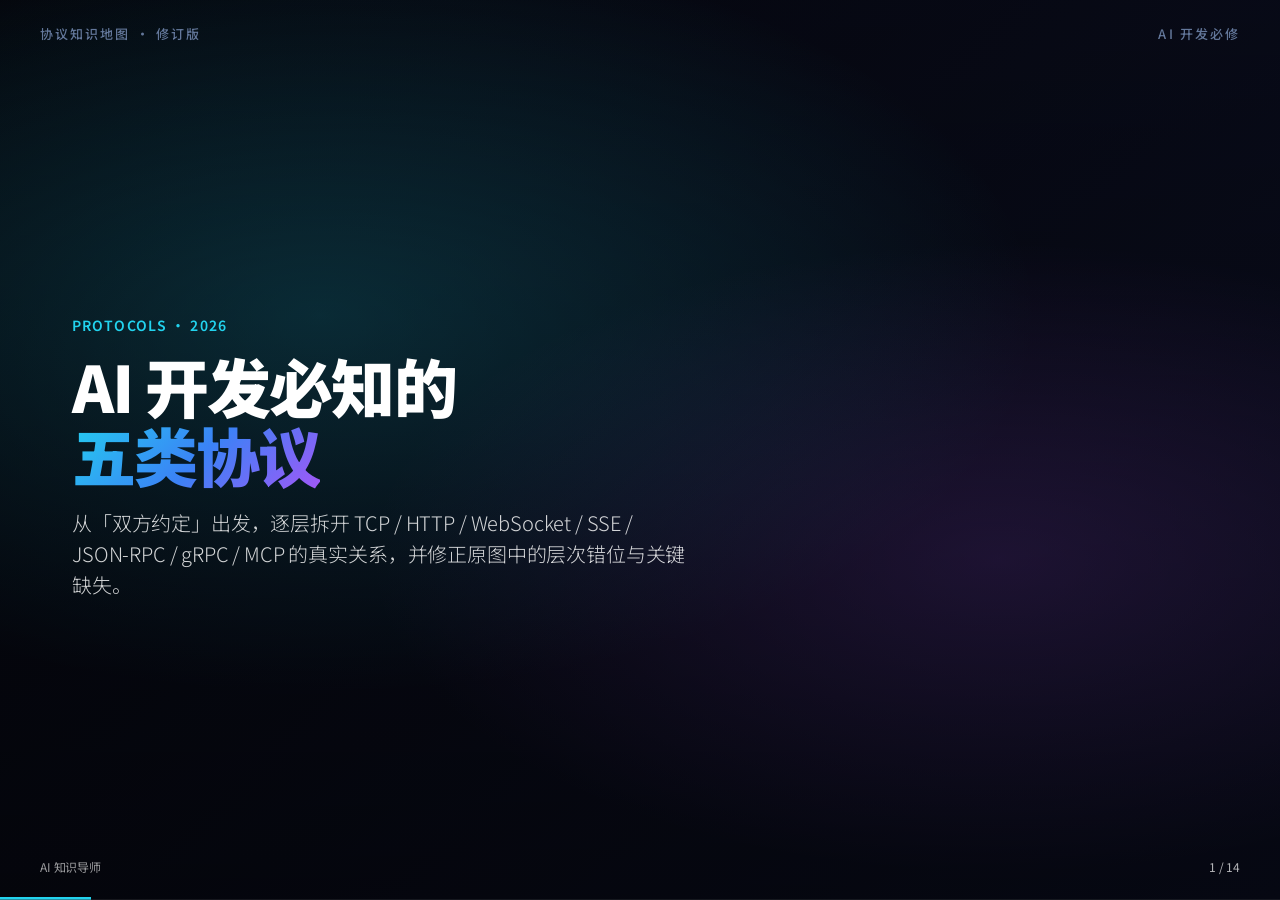
<file: protocol-deck/index.html>
<!DOCTYPE html>
<html lang="zh-CN" data-theme="protocol-neon">
<head>
<meta charset="utf-8"><meta name="viewport" content="width=device-width,initial-scale=1">
<meta name="x-content-type" content="presentation" />
<meta name="x-presentation-version" content="1.0" />
<meta name="x-presentation-indicator" content="deck-stage .slide" />
<title>协议知识地图（修订版）</title>
<link rel="stylesheet" href="./shared/fonts.css">
<link rel="stylesheet" href="./shared/base.css">
<link id="theme-link" rel="stylesheet" href="./shared/themes/protocol-neon.css">
<link rel="stylesheet" href="./shared/animations/animations.css">
<link rel="stylesheet" href="./shared/decorations.css">
<style>
.stack{display:flex;flex-direction:column;gap:8px;margin-top:20px}
.tier{display:grid;grid-template-columns:240px 1fr;align-items:stretch;gap:16px}
.tname{display:flex;flex-direction:column;align-items:center;justify-content:center;gap:4px;
  background:var(--surface-2);border:1px solid var(--border);border-radius:var(--radius);padding:14px;
  font-weight:600;font-size:15px;color:var(--text-1);text-align:center}
.tname small{font-weight:400;font-size:12px;color:var(--text-3);line-height:1.4}
.cells{display:grid;gap:14px;grid-template-columns:repeat(var(--cols,4),1fr)}
.cell{background:var(--surface);border:1px solid var(--border);border-radius:var(--radius);padding:14px 16px;
  box-shadow:var(--shadow);border-top:3px solid var(--border-strong)}
.cell.hl{border-top-color:var(--accent)}
.cell .ic{font-size:22px;line-height:1}
.cell h4{font-size:15px;margin:8px 0 3px;color:var(--text-1)}
.cell p{font-size:12.5px;color:var(--text-2);margin:0;line-height:1.5}
.cell p.mono{font-family:var(--font-mono);font-size:11.5px;color:var(--text-3);margin-top:5px}
.sarrow{display:flex;align-items:center;justify-content:center;gap:10px;color:var(--accent);
  font-size:12.5px;letter-spacing:.06em;padding-left:256px}
.sarrow::before{content:"";width:1px;height:16px;background:var(--border-strong)}
.sarrow::after{content:"承载于下方";font-size:11.5px;color:var(--text-3)}

.pillrow{display:flex;flex-wrap:wrap;gap:8px;margin-top:14px}
.pillrow .pill{font-size:12.5px}

.wire{font-family:var(--font-mono);font-size:13.5px;line-height:1.75;background:var(--surface-2);
  border:1px solid var(--border);border-radius:var(--radius);padding:16px 18px;overflow:auto;
  white-space:pre;color:var(--text-2);margin:0}
.wire b{color:var(--accent);font-weight:600}
.wire i{color:var(--accent-2);font-style:normal}
.wire u{color:var(--good);text-decoration:none}
.wire s{color:var(--text-3);text-decoration:none}

.note{display:grid;grid-template-columns:auto 1fr;gap:14px;align-items:start;margin-top:16px;
  background:color-mix(in srgb,var(--accent) 7%,var(--surface));border:1px solid var(--border-strong);
  border-radius:var(--radius);padding:16px 18px}
.note .tag{font-size:12px;font-weight:600;color:var(--accent);letter-spacing:.08em;white-space:nowrap;padding-top:2px}
.note p{margin:0;font-size:13.5px;line-height:1.6;color:var(--text-2)}
.note p b{color:var(--text-1);font-weight:600}

.duo{display:grid;grid-template-columns:1fr 1fr;gap:26px;flex:1;align-items:start;margin-top:18px}
.sect{background:var(--surface);border:1px solid var(--border);border-radius:var(--radius);
  padding:20px 22px;box-shadow:var(--shadow)}
.sect h3{margin:0 0 4px;font-size:19px;color:var(--text-1);display:flex;align-items:center;gap:9px}
.sect .sub{font-size:12.5px;color:var(--text-3);margin:0 0 14px}
.sect ul{padding-left:19px;margin:0;font-size:13.5px;line-height:1.72;color:var(--text-2)}
.sect li{margin-bottom:7px}
.sect li::marker{color:var(--accent)}
.sect li b{color:var(--text-1);font-weight:600}

.kv{display:flex;flex-direction:column;gap:0;margin-top:14px}
.kv .r{display:grid;grid-template-columns:130px 1fr;gap:18px;padding:13px 0;border-top:1px solid var(--border);
  align-items:baseline}
.kv .r:first-child{border-top:none}
.kv .k{font-size:12px;font-weight:600;letter-spacing:.08em;color:var(--accent)}
.kv .v{font-size:13.5px;color:var(--text-2);line-height:1.6}
.kv .v b{color:var(--text-1);font-weight:600}

.choice{display:grid;grid-template-columns:190px 1fr;gap:14px 18px;align-items:baseline}
.choice .need{font-size:13px;color:var(--text-1);font-weight:500}
.choice .pick{font-size:13.5px;color:var(--text-2);line-height:1.6}
.choice .pick b{color:var(--accent);font-weight:600}
.choice .pick em{font-style:normal;color:var(--text-3)}

.t{width:100%;border-collapse:collapse;font-size:14px}
.t th,.t td{padding:13px 16px;text-align:left;border-bottom:1px solid var(--border);vertical-align:top}
.t th{font-size:11.5px;text-transform:uppercase;letter-spacing:.1em;color:var(--text-3);font-weight:600}
.t td.old{color:var(--text-3)}
.t td.fix{color:var(--text-2)}
.t td.fix b{color:var(--text-1);font-weight:600}
.t .lbl{font-size:12px;color:var(--text-3);display:block;margin-bottom:3px;letter-spacing:.04em}
</style>
</head>
<body data-themes="protocol-neon,tokyo-night,cyberpunk-neon,indigo-code,blueprint" data-theme-base="./shared/themes/">
<deck-stage width="1920" height="1080">

  <!-- 1. Cover -->
  <section class="slide" data-deck-label="封面" style="padding:0">
    <div class="cover-bg"><div class="placeholder" style="background:
      radial-gradient(80% 60% at 25% 35%,rgba(34,211,238,.28),transparent 70%),
      radial-gradient(70% 50% at 78% 62%,rgba(168,85,247,.26),transparent 70%),
      linear-gradient(135deg,#05070f,#0d1128)"></div></div>
    <div class="cover-scrim"></div>
    <div class="cover-content">
      <div class="deck-header"><span class="eyebrow">协议知识地图 · 修订版</span><span class="eyebrow">AI 开发必修</span></div>
      <div class="anim-stagger-list" style="margin-top:auto;margin-bottom:auto">
        <p class="kicker anim-fade-down" data-anim="fade-down">Protocols · 2026</p>
        <h1 class="h1 anim-fade-up" data-anim="fade-up" style="color:#fff">
          AI 开发必知的<br><span class="gradient-text">五类协议</span>
        </h1>
        <p class="lede">从「双方约定」出发，逐层拆开 TCP / HTTP / WebSocket / SSE / JSON-RPC / gRPC / MCP 的真实关系，并修正原图中的层次错位与关键缺失。</p>
      </div>
      <div class="deck-footer"><span class="dim2" style="color:rgba(255,255,255,.6)">AI 知识导师</span><span class="slide-number" data-current="1" data-total="14"></span></div>
    </div>
    <div class="notes">开场：原图五张卡片覆盖了协议栈的骨架，但有三处层次错位和若干关键机制缺失。今天按「约定 → 承载 → 应用」的顺序重讲一遍，最后给一张勘误对照表。</div>
  </section>

  <!-- 2. TOC -->
  <section class="slide tc" data-deck-label="目录">
    <p class="eyebrow">Contents · 目录</p>
    <h2 class="h2">今天讲清五件事</h2>
    <div class="grid g2 mt-l anim-stagger-list" data-anim-target>
      <div class="card"><div class="row"><div class="h3 dim2" style="width:56px">01</div><div><h4>协议 = 双方的约定</h4><p class="dim">语法、语义、时序，三者缺一不可。</p></div></div></div>
      <div class="card"><div class="row"><div class="h3 dim2" style="width:56px">02</div><div><h4>协议是叠加，不是并列</h4><p class="dim">gRPC = Protobuf + HTTP/2 + 调用约定。</p></div></div></div>
      <div class="card"><div class="row"><div class="h3 dim2" style="width:56px">03</div><div><h4>HTTP 与 WebSocket</h4><p class="dim">握手、帧、心跳、重连，逐项对齐。</p></div></div></div>
      <div class="card"><div class="row"><div class="h3 dim2" style="width:56px">04</div><div><h4>SSE 与 JSON-RPC / gRPC</h4><p class="dim">流式传输方式 vs 调用约定标准。</p></div></div></div>
      <div class="card" style="grid-column:span 2"><div class="row"><div class="h3 dim2" style="width:56px">05</div><div><h4>MCP 与全景收束</h4><p class="dim">三原语、一对一连接、承载方式，最后一张勘误表收尾。</p></div></div></div>
    </div>
    <div class="deck-footer"><span class="dim2">协议知识地图 · 修订版</span><span>目录</span></div>
    <div class="notes">五个部分对应原图五张卡片，但顺序按依赖关系重排：先讲协议的共性（约定），再讲分层关系，然后才是各个具体协议。</div>
  </section>

  <!-- 3. Divider 01 -->
  <section class="slide tc center" data-deck-label="第一部分">
    <div style="max-width:900px;margin:0 auto">
      <p class="kicker anim-fade-down" data-anim="fade-down">Part 01 · 协议基础</p>
      <h1 class="h1 anim-rise-in" data-anim="rise-in" style="font-size:104px">协议<span class="gradient-text">的三要素</span></h1>
      <div class="divider-accent" style="margin:24px auto"></div>
      <p class="lede" style="margin:0 auto">所有协议都在回答同一个问题：<b>双方按什么规则说话</b>。规则由语法、语义、时序三部分拼成。</p>
    </div>
    <div class="deck-footer"><span class="dim2">Part 01</span><span>协议基础</span></div>
    <div class="notes">先把「协议」这个词定义清楚，后面每个协议才好归位。</div>
  </section>

  <!-- 4. 三要素 -->
  <section class="slide" data-deck-label="协议三要素">
    <p class="kicker">Fundamentals · 协议基础</p>
    <h2 class="h2">协议 = 语法 + 语义 + 时序</h2>
    <p class="lede" style="font-size:19px">协议不是「一句话约定」，而是一份双方都要实现的规则集。少对齐任何一项，通信都会出问题。</p>

    <div class="grid g3 mt-l anim-stagger-list" data-anim-target style="margin-top:34px">
      <div class="card card-accent">
        <div class="h3" style="font-size:24px;color:var(--accent)">语法 · Syntax</div>
        <p class="dim" style="font-size:13.5px;line-height:1.7;margin-top:8px">消息长什么样：字段名、类型、编码方式、字节序。</p>
        <div class="wire" style="margin-top:14px;font-size:12.5px">{"jsonrpc": <i>"2.0"</i>,
 <b>"method"</b>: <i>"search"</i>,
 <b>"id"</b>: 1}</div>
      </div>
      <div class="card card-accent">
        <div class="h3" style="font-size:24px;color:var(--accent)">语义 · Semantics</div>
        <p class="dim" style="font-size:13.5px;line-height:1.7;margin-top:8px">每个取值代表什么：状态码含义、错误码归类、字段的约束条件。</p>
        <div class="wire" style="margin-top:14px;font-size:12.5px">-32601 = <b>方法不存在</b>
-32602 = <b>参数非法</b>
200 + errBody = <s>语义错位</s></div>
      </div>
      <div class="card card-accent">
        <div class="h3" style="font-size:24px;color:var(--accent)">时序 · Timing</div>
        <p class="dim" style="font-size:13.5px;line-height:1.7;margin-top:8px">谁先谁后：请求顺序、超时时长、重试次数、并发与背压。</p>
        <div class="wire" style="margin-top:14px;font-size:12.5px">connect → <b>handshake</b>
→ request → <b>stream</b>
timeout <b>30s</b> / retry <b>×2</b></div>
      </div>
    </div>

    <div class="note">
      <div class="tag">最容易踩的坑</div>
      <p><b>语法对齐 ≠ 通信正确。</b>两边字段名一模一样，但错误码含义不同、或者 200 里面装着错误内容——这类「静默失败」比直接报错难查十倍。对接时先对齐语义表，再对齐字段表。</p>
    </div>
    <div class="deck-footer"><span class="dim2">Part 01 · 协议基础</span><span>协议三要素</span></div>
    <div class="notes">强调语义层是最容易漏的。AI 开发场景里尤其常见：接口返回 HTTP 200，body 里是 {"error": "..."}，客户端没判断就当成功处理。</div>
  </section>

  <!-- 5. 分层：叠加不是并列 -->
  <section class="slide" data-deck-label="协议分层">
    <p class="kicker">Layering · 分层关系</p>
    <h2 class="h2">它们是叠加承载，不是三层并列</h2>
    <p class="lede" style="font-size:18px">原图把 JSON-RPC/gRPC、HTTP/WebSocket、TCP 画成并列的三层，实际关系是<b>上层建立在下层之上</b>。</p>

    <div class="stack anim-stagger-list" data-anim-target>
      <div class="tier">
        <div class="tname">应用语义层<small>调什么方法、传什么参数</small></div>
        <div class="cells" style="--cols:4">
          <div class="cell hl"><div class="ic">🔧</div><h4>JSON-RPC 2.0</h4><p>纯调用约定，不绑定传输</p><p class="mono">method / params / id</p></div>
          <div class="cell hl"><div class="ic">🧬</div><h4>gRPC</h4><p>调用约定 + 序列化 + 传输三合一</p><p class="mono">.proto → stub</p></div>
          <div class="cell"><div class="ic">🌐</div><h4>REST / OpenAPI</h4><p>资源导向，契约靠描述文件</p><p class="mono">GET / POST / 204</p></div>
          <div class="cell"><div class="ic">🧰</div><h4>MCP</h4><p>面向 AI 的调用约定</p><p class="mono">tools / resources / prompts</p></div>
        </div>
      </div>
      <div class="sarrow">↓</div>
      <div class="tier">
        <div class="tname">序列化层<small>消息如何变成字节</small></div>
        <div class="cells" style="--cols:3">
          <div class="cell"><div class="ic">📦</div><h4>JSON</h4><p>人可读、自描述，体积大</p></div>
          <div class="cell"><div class="ic">📐</div><h4>Protocol Buffers</h4><p>schema 驱动，二进制紧凑</p></div>
          <div class="cell"><div class="ic">✍️</div><h4>Text / SSE 帧</h4><p>行分隔的文本事件流</p></div>
        </div>
      </div>
      <div class="sarrow">↓</div>
      <div class="tier">
        <div class="tname">传输层<small>字节如何在网络上流动</small></div>
        <div class="cells" style="--cols:3">
          <div class="cell"><div class="ic">🚌</div><h4>HTTP / HTTP2</h4><p>请求响应语义 + 头部压缩 + 多路复用</p></div>
          <div class="cell"><div class="ic">🔌</div><h4>WebSocket</h4><p>HTTP 升级后转独立帧协议，全双工</p></div>
          <div class="cell"><div class="ic">📡</div><h4>SSE</h4><p>HTTP 响应体内持续推事件，单向</p></div>
        </div>
      </div>
      <div class="sarrow">↓</div>
      <div class="tier">
        <div class="tname">网络层<small>字节如何抵达对端</small></div>
        <div class="cells" style="--cols:2">
          <div class="cell"><div class="ic">🧱</div><h4>TCP</h4><p>可靠有序字节流，面向连接；WebSocket / HTTP / SSE 最终都跑在它上面</p></div>
          <div class="cell"><div class="ic">💨</div><h4>UDP</h4><p>无连接、不保证到达；QUIC 在其上补齐可靠性与多路复用</p></div>
        </div>
      </div>
    </div>

    <div class="note">
      <div class="tag">关键修正</div>
      <p><b>gRPC 不是独立的一层</b>：它 = Protobuf 序列化 + HTTP/2 传输 + gRPC 调用约定。<b>JSON-RPC 是传输无关的规范</b>，实际多跑在 HTTP 或 WebSocket 上。<b>WebSocket 也不是应用层协议</b>——它是 HTTP 升级而来的传输层协议。</p>
    </div>
    <div class="deck-footer"><span class="dim2">Part 01 · 协议基础</span><span>分层关系</span></div>
    <div class="notes">这一页是本次修订最核心的改动。原图的三层并列会让人误以为 JSON-RPC 和 HTTP 是同级的两种选择，实际上前者跑在后者之上。MCP 放在最上面，因为它只是一份调用约定。</div>
  </section>

  <!-- 6. Divider 02 -->
  <section class="slide tc center" data-deck-label="第二部分">
    <div style="max-width:900px;margin:0 auto">
      <p class="kicker anim-fade-down" data-anim="fade-down">Part 02 · 传输与流式</p>
      <h1 class="h1 anim-rise-in" data-anim="rise-in" style="font-size:104px">字节<span class="gradient-text">怎么流动</span></h1>
      <div class="divider-accent" style="margin:24px auto"></div>
      <p class="lede" style="margin:0 auto">HTTP、WebSocket、SSE 三者的差别，最终都落在「谁来发起、连接怎么建、断了怎么办」这三个问题上。</p>
    </div>
    <div class="deck-footer"><span class="dim2">Part 02</span><span>传输与流式</span></div>
    <div class="notes">进入具体协议。先对比 HTTP 与 WebSocket，再讲 SSE 和调用约定。</div>
  </section>

  <!-- 7. HTTP vs WebSocket -->
  <section class="slide" data-deck-label="HTTP 与 WebSocket">
    <p class="kicker">Transport · 传输层</p>
    <h2 class="h2">HTTP 与 WebSocket：一次性 vs 持续性</h2>

    <div class="duo">
      <div class="sect anim-fade-left" data-anim="fade-left" style="border-top:3px solid var(--accent-3)">
        <h3><span style="font-size:26px">📨</span>HTTP / HTTP2</h3>
        <p class="sub">请求 → 响应，一问一答</p>
        <ul>
          <li><b>无状态</b>：会话靠 Header / Cookie 维持，不在连接里</li>
          <li><b>连接复用</b>：HTTP/1.1 keep-alive；HTTP/2 多路复用 + HPACK 头部压缩 + 二进制帧</li>
          <li><b>流式响应</b>：HTTP/1.1 用 chunked 编码，HTTP/2 用 DATA 帧</li>
          <li><b>服务端推送已弃用</b>（HTTP/2 Server Push），推流改用 SSE 或 WebSocket</li>
          <li>生态成熟：网关、缓存、鉴权、限流全都现成</li>
        </ul>
      </div>

      <div class="sect anim-fade-right" data-anim="fade-right" style="border-top:3px solid var(--accent-2)">
        <h3><span style="font-size:26px">🔗</span>WebSocket</h3>
        <p class="sub">握手后转独立帧协议，全双工</p>
        <ul>
          <li><b>握手</b>：<span class="mono" style="font-family:var(--font-mono)">GET /ws + Upgrade: websocket + Sec-WebSocket-Key</span> → <b>101 Switching Protocols</b></li>
          <li><b>帧结构</b>：FIN / RSV / opcode（text·binary·close·ping·pong）/ mask / payload length——不再是 HTTP 报文</li>
          <li><b>心跳</b>：ping / pong 帧探测半开连接，穿越 NAT 与代理超时的必备机制</li>
          <li><b>断线重连</b>：协议不提供，须自行实现指数退避 + 会话续传</li>
          <li>典型场景：IM、协同编辑、实时语音、行情推送</li>
        </ul>
      </div>
    </div>

    <div class="note">
      <div class="tag">怎么选</div>
      <p>只要「服务端单方面推给客户端」，用 <b>SSE</b> 更轻——它就是普通 HTTP，不需要额外握手和心跳；需要<b>双向实时</b>（客户端也要高频上行）才上 WebSocket。HTTP 与 WebSocket 也能共存于同一服务，靠路径区分。</p>
    </div>
    <div class="deck-footer"><span class="dim2">Part 02 · 传输与流式</span><span>HTTP vs WebSocket</span></div>
    <div class="notes">原图对 WebSocket 的描述停留在「实时推送」四个字，缺了握手、帧、心跳、重连这四个真正决定工程实现的机制。</div>
  </section>

  <!-- 8. SSE -->
  <section class="slide" data-deck-label="SSE">
    <p class="kicker">Streaming · 流式传输</p>
    <h2 class="h2">SSE：把单向流塞进普通 HTTP</h2>

    <div class="duo" style="grid-template-columns:1.05fr 1fr">
      <div class="sect anim-fade-left" data-anim="fade-left">
        <h3><span style="font-size:26px">📡</span>机制</h3>
        <p class="sub">Content-Type: text/event-stream</p>
        <ul>
          <li><b>服务端不关闭响应体</b>，持续追加事件帧；每帧以空行结束</li>
          <li>可选字段：<span class="mono" style="font-family:var(--font-mono)">data</span> / <span class="mono" style="font-family:var(--font-mono)">event</span> / <span class="mono" style="font-family:var(--font-mono)">id</span> / <span class="mono" style="font-family:var(--font-mono)">retry</span></li>
          <li>浏览器原生 <b>EventSource</b>：自动重连，并用 <b>Last-Event-ID</b> 续传，服务端可据此补发</li>
          <li>局限：<b>单向</b>（上行需另开 HTTP）；HTTP/1.1 下同域并发连接约 6 条，需关代理缓冲（<span class="mono" style="font-family:var(--font-mono)">X-Accel-Buffering: no</span>）</li>
        </ul>
        <div class="wire" style="margin-top:14px;font-size:12.5px"><s>HTTP/1.1 200 OK</s>
Content-Type: text/event-stream

data: {"type":"token","v":"你"}

data: {"type":"done"}

</div>
      </div>

      <div class="sect anim-fade-right" data-anim="fade-right">
        <h3><span style="font-size:26px">🔍</span>层次澄清（重要）</h3>
        <p class="sub">原图把 SSE 与「向量化 / 检索」画成了同一层的流水线</p>
        <div class="kv">
          <div class="r"><div class="k">应用模式</div><div class="v"><b>RAG（向量化 / 检索 / 重排）</b>发生在<b>服务端内部</b>，是一次检索 + 一次生成的组合算法。</div></div>
          <div class="r"><div class="k">传输方式</div><div class="v"><b>SSE</b>只负责「把服务端产出的内容增量推给客户端」，它不关心内容从哪来。</div></div>
          <div class="r"><div class="k">正确关系</div><div class="v">RAG 在服务端算完 → 结果通过 SSE 推给前端。二者是<b>上下层</b>，不是并列步骤。</div></div>
          <div class="r"><div class="k">工程现实</div><div class="v">OpenAI / Anthropic 的流式 chat completion 接口用的就是 SSE；工具调用回合同样是 SSE 上的一段 JSON。</div></div>
        </div>
        <div class="note" style="margin-top:16px">
          <div class="tag">对比</div>
          <p>轮询：反复建请求，浪费且延迟高；长轮询：服务端挂起连接，仍需自己重连；<b>SSE：纯 HTTP 语义 + 浏览器自带重连</b>，是 AI 流式输出的事实标准。</p>
        </div>
      </div>
    </div>
    <div class="deck-footer"><span class="dim2">Part 02 · 传输与流式</span><span>SSE</span></div>
    <div class="notes">这一页修的是原图第 4 张的层次错位：ChatGPT 提问 → 向量化检索 → 返回慢，这三步里只有最后一步的「逐字返回」才是 SSE 的职责，前面两步是服务端内部的 RAG。</div>
  </section>

  <!-- 9. JSON-RPC / gRPC -->
  <section class="slide" data-deck-label="JSON-RPC 与 gRPC">
    <p class="kicker">RPC · 调用约定</p>
    <h2 class="h2">JSON-RPC / gRPC：让接口不再靠口口相传</h2>

    <div class="duo" style="grid-template-columns:1.15fr 1fr">
      <div class="sect anim-fade-left" data-anim="fade-left">
        <h3><span style="font-size:26px">🧬</span>JSON-RPC 2.0</h3>
        <p class="sub">规范本身与传输无关，最常跑在 HTTP 或 WebSocket 上</p>
        <div class="wire" style="font-size:12.5px"><s>// 请求</s>
{"jsonrpc": <i>"2.0"</i>, "method": <i>"search_docs"</i>,
 "params": {"q": <i>"向量检索"</i>}, "id": 1}

<s>// 成功响应</s>
{"jsonrpc": <i>"2.0"</i>, "result": {"hits": 3}, "id": 1}

<s>// 错误响应</s>
{"jsonrpc": <i>"2.0"</i>,
 "error": {"code": <b>-32601</b>, "message": <i>"Method not found"</i>},
 "id": 1}</div>
        <ul style="margin-top:14px">
          <li><b>id</b> 关联请求与响应；<b>无 id 即 notification</b>，服务端不回复</li>
          <li><b>批量请求</b>：传 JSON 数组，服务端返回结果数组</li>
          <li>保留错误码：-32700 解析失败 / -32600 请求无效 / -32601 方法不存在 / -32602 参数非法 / -32603 内部错误</li>
        </ul>
      </div>

      <div class="sect anim-fade-right" data-anim="fade-right">
        <h3><span style="font-size:26px">🧱</span>gRPC</h3>
        <p class="sub">schema 先行，双端生成桩代码</p>
        <ul>
          <li><b>.proto</b> 定义 service / method / 消息类型 → <b>protoc</b> 生成各语言客户端与服务端代码，签名不可能漂移</li>
          <li>Protobuf 二进制编码，体积小、解析快</li>
          <li>跑在 <b>HTTP/2</b> 上，四种调用模式：<b>unary / server-streaming / client-streaming / bidirectional</b></li>
          <li>代价：浏览器原生不支持，需 gRPC-Web 或代理；调试不如 JSON 直观</li>
        </ul>
        <div class="note" style="margin-top:16px">
          <div class="tag">措辞修正</div>
          <p>原图说「像调本地一样」——准确说法是<b>「像调函数一样」</b>。它仍是远程调用：有序列化开销、有网络延迟、可能部分失败。因此必须配套<b>超时、幂等键、重试与熔断</b>。</p>
        </div>
        <div class="note" style="margin-top:12px">
          <div class="tag">和 MCP 的关系</div>
          <p><b>MCP 用的正是 JSON-RPC 2.0</b>，只是换了承载方式（stdio / Streamable HTTP）。这两张原图之间的暗线就接在这里。</p>
        </div>
      </div>
    </div>
    <div class="deck-footer"><span class="dim2">Part 02 · 传输与流式</span><span>JSON-RPC / gRPC</span></div>
    <div class="notes">「像调本地一样」这个说法会让人低估网络的不确定性，落地时最容易在这里翻车。</div>
  </section>

  <!-- 10. Divider 03 -->
  <section class="slide tc center" data-deck-label="第三部分">
    <div style="max-width:900px;margin:0 auto">
      <p class="kicker anim-fade-down" data-anim="fade-down">Part 03 · AI 应用层</p>
      <h1 class="h1 anim-rise-in" data-anim="rise-in" style="font-size:104px">MCP 与<span class="gradient-text">全景</span></h1>
      <div class="divider-accent" style="margin:24px auto"></div>
      <p class="lede" style="margin:0 auto">当模型要动手调用外部世界时，谁来定义「工具长什么样、谁来连、连几个」？</p>
    </div>
    <div class="deck-footer"><span class="dim2">Part 03</span><span>AI 应用层</span></div>
    <div class="notes">最后一部分：MCP，以及把全部内容收束成一张全景和一张勘误表。</div>
  </section>

  <!-- 11. MCP -->
  <section class="slide" data-deck-label="MCP">
    <p class="kicker">MCP · AI 接入标准</p>
    <h2 class="h2">MCP：把「AI 接外部世界」标准化</h2>
    <p class="lede" style="font-size:18px">Anthropic 提出并开源，现由 Linux Foundation 旗下 <b>Agentic AI Foundation</b>（Anthropic、Block、OpenAI 共同发起）托管，走中立治理。</p>

    <div class="grid g3 mt-l anim-stagger-list" data-anim-target style="margin-top:30px">
      <div class="card card-accent">
        <div class="h3" style="font-size:22px">🔧 Tools</div>
        <p class="dim" style="font-size:13.5px;line-height:1.65;margin-top:8px">模型可调用的<b>动作</b>，通常有副作用（写库、发消息、扣款）。执行前一般需用户确认。</p>
        <p class="mono" style="font-family:var(--font-mono);font-size:11.5px;color:var(--text-3);margin-top:10px">search · create · execute</p>
      </div>
      <div class="card card-accent">
        <div class="h3" style="font-size:22px">📚 Resources</div>
        <p class="dim" style="font-size:13.5px;line-height:1.65;margin-top:8px">可读取的<b>上下文数据</b>，通常只读，按 URI 寻址。模型据此「知道」有什么可查。</p>
        <p class="mono" style="font-family:var(--font-mono);font-size:11.5px;color:var(--text-3);margin-top:10px">file:// · db://schema</p>
      </div>
      <div class="card card-accent">
        <div class="h3" style="font-size:22px">💡 Prompts</div>
        <p class="dim" style="font-size:13.5px;line-height:1.65;margin-top:8px">用户<b>显式触发</b>的模板化工作流，不由模型自行决定使用。</p>
        <p class="mono" style="font-family:var(--font-mono);font-size:11.5px;color:var(--text-3);margin-top:10px">/code-review · /summarize</p>
      </div>
    </div>

    <div class="duo" style="margin-top:22px;flex:0">
      <div class="sect">
        <h3><span style="font-size:24px">🧩</span>架构：Host / Client / Server</h3>
        <p class="sub">Host 为每个 Server 建立一个专属 Client，严格 1 : 1</p>
        <ul>
          <li><b>Host</b>：Claude Code、Claude Desktop、IDE 等 AI 应用，持有对话与权限</li>
          <li><b>Client</b>：Host 内部的协议实现，一个 Client 只服务一个 Server</li>
          <li><b>Server</b>：暴露 tools / resources / prompts 的独立程序</li>
          <li><b>隐私边界</b>：Server 看不到完整对话，只看到本次请求——权限最小化的关键</li>
        </ul>
      </div>
      <div class="sect">
        <h3><span style="font-size:24px">🔌</span>承载与定位</h3>
        <p class="sub">JSON-RPC 2.0 消息，两种标准传输</p>
        <ul>
          <li><b>stdio</b>：本地子进程，读写标准输入输出，本地工具零端口暴露</li>
          <li><b>Streamable HTTP</b>：单一端点 POST，响应可为一个 JSON 对象或请求级 SSE 流</li>
          <li><b>修正</b>：MCP <b>不等于「云服务接口」</b>——它与「云」无关，本地进程同样是 Server，stdio 才是本地场景的主力</li>
          <li>价值在于<b>标准化与可发现</b>：同一份 Server 换个 Host 就能用</li>
        </ul>
      </div>
    </div>
    <div class="deck-footer"><span class="dim2">Part 03 · AI 应用层</span><span>MCP</span></div>
    <div class="notes">原图第 5 张只讲了 tool 一个原语，漏了 Resources 和 Prompts；也没提 Host/Client/Server 的一对一架构和两种传输方式。</div>
  </section>

  <!-- 12. 全景与选型 -->
  <section class="slide" data-deck-label="全景与选型">
    <p class="kicker">Summary · 全景收束</p>
    <h2 class="h2">一张图串起来，外加选型结论</h2>

    <div class="duo" style="grid-template-columns:1.08fr 1fr">
      <div class="sect">
        <h3><span style="font-size:24px">🗺️</span>全景：协议落在哪一层</h3>
        <p class="sub">上到下：越往下越接近网络，越往上越贴近「语义」</p>
        <div class="stack" style="margin-top:12px;gap:6px">
          <div class="tier" style="grid-template-columns:130px 1fr">
            <div class="tname" style="font-size:13px;padding:9px">语义</div>
            <div class="cells" style="--cols:4;gap:9px">
              <div class="cell hl" style="padding:9px 11px"><h4 style="font-size:13.5px;margin:0">JSON-RPC</h4></div>
              <div class="cell hl" style="padding:9px 11px"><h4 style="font-size:13.5px;margin:0">gRPC</h4></div>
              <div class="cell hl" style="padding:9px 11px"><h4 style="font-size:13.5px;margin:0">MCP</h4></div>
              <div class="cell" style="padding:9px 11px"><h4 style="font-size:13.5px;margin:0">REST</h4></div>
            </div>
          </div>
          <div class="sarrow" style="padding-left:146px">↓</div>
          <div class="tier" style="grid-template-columns:130px 1fr">
            <div class="tname" style="font-size:13px;padding:9px">序列化</div>
            <div class="cells" style="--cols:3;gap:9px">
              <div class="cell" style="padding:9px 11px"><h4 style="font-size:13.5px;margin:0">JSON</h4></div>
              <div class="cell" style="padding:9px 11px"><h4 style="font-size:13.5px;margin:0">Protobuf</h4></div>
              <div class="cell" style="padding:9px 11px"><h4 style="font-size:13.5px;margin:0">SSE 帧</h4></div>
            </div>
          </div>
          <div class="sarrow" style="padding-left:146px">↓</div>
          <div class="tier" style="grid-template-columns:130px 1fr">
            <div class="tname" style="font-size:13px;padding:9px">传输</div>
            <div class="cells" style="--cols:3;gap:9px">
              <div class="cell" style="padding:9px 11px"><h4 style="font-size:13.5px;margin:0">HTTP / 2</h4></div>
              <div class="cell" style="padding:9px 11px"><h4 style="font-size:13.5px;margin:0">WebSocket</h4></div>
              <div class="cell" style="padding:9px 11px"><h4 style="font-size:13.5px;margin:0">SSE</h4></div>
            </div>
          </div>
          <div class="sarrow" style="padding-left:146px">↓</div>
          <div class="tier" style="grid-template-columns:130px 1fr">
            <div class="tname" style="font-size:13px;padding:9px">网络</div>
            <div class="cells" style="--cols:2;gap:9px">
              <div class="cell" style="padding:9px 11px"><h4 style="font-size:13.5px;margin:0">TCP</h4></div>
              <div class="cell" style="padding:9px 11px"><h4 style="font-size:13.5px;margin:0">UDP / QUIC</h4></div>
            </div>
          </div>
        </div>
      </div>

      <div class="sect">
        <h3><span style="font-size:24px">✅</span>按需求选型</h3>
        <p class="sub">需求 → 该用什么</p>
        <div class="choice">
          <div class="need">普通业务接口</div><div class="pick"><b>REST + JSON / HTTP</b> <em>· 生态最全，别过度设计</em></div>
          <div class="need">内部服务、强 schema、跨语言</div><div class="pick"><b>gRPC</b> <em>· 性能与契约强，浏览器需 gRPC-Web</em></div>
          <div class="need">AI 调用自己的后端能力</div><div class="pick"><b>MCP</b> <em>· 换 Host 不用重写，换业务不用改 Agent</em></div>
          <div class="need">模型流式吐字</div><div class="pick"><b>SSE</b> <em>· 事实上标准，自带重连与续传</em></div>
          <div class="need">双向实时（IM / 协同）</div><div class="pick"><b>WebSocket</b> <em>· 心跳与重连要自己实现</em></div>
          <div class="need">对外开放第三方集成</div><div class="pick"><b>REST</b> <em>· MCP 是给 AI 用的，不是给人用的</em></div>
        </div>
        <div class="note" style="margin-top:16px">
          <div class="tag">一句话</div>
          <p>协议选型不是选「最强」的，是选<b>出问题最容易定位</b>的。层次清晰，排查才有落点。</p>
        </div>
      </div>
    </div>
    <div class="deck-footer"><span class="dim2">Part 03 · AI 应用层</span><span>全景与选型</span></div>
    <div class="notes">左图是第 5 页分层图的浓缩版，右边把选型结论落成可执行的判断。</div>
  </section>

  <!-- 13. 勘误表 -->
  <section class="slide" data-deck-label="勘误对照表">
    <p class="kicker">Errata · 勘误</p>
    <h2 class="h2">原图 → 修订：六处需要改的地方</h2>
    <div class="card mt-m" style="padding:6px 14px;margin-top:26px">
      <table class="t">
        <thead><tr><th style="width:23%">原图表述</th><th style="width:29%">问题</th><th style="width:48%">修订后</th></tr></thead>
        <tbody>
          <tr>
            <td class="old"><span class="lbl">图 1</span>JSON-RPC / gRPC、HTTP / WebSocket、TCP 三层并列</td>
            <td class="old">误当作同级替代关系</td>
            <td class="fix">叠加承载：<b>gRPC = Protobuf + HTTP/2 + gRPC 约定</b>；JSON-RPC 传输无关，多跑 HTTP / WebSocket；WebSocket 是传输层协议</td>
          </tr>
          <tr>
            <td class="old"><span class="lbl">图 1</span>「协议就是双方遵守同一套规则」</td>
            <td class="old">定义过宽，没给拆解</td>
            <td class="fix">拆成<b>语法（长什么样）、语义（什么意思）、时序（谁先谁后）</b>三要素，缺一即无法互通</td>
          </tr>
          <tr>
            <td class="old"><span class="lbl">图 2</span>WebSocket = 全双工 · 实时推送</td>
            <td class="old">缺关键机制</td>
            <td class="fix">补：<b>101 升级握手、帧结构、ping/pong 心跳、断线重连与指数退避</b>；并指出 SSE 更适合单向推流</td>
          </tr>
          <tr>
            <td class="old"><span class="lbl">图 3</span>「像调本地一样」</td>
            <td class="old">忽略远程调用特性</td>
            <td class="fix">应为<b>「像调函数一样」</b>：仍有序列化开销、网络延迟与部分失败，必须配超时、幂等键、重试与熔断</td>
          </tr>
          <tr>
            <td class="old"><span class="lbl">图 4</span>SSE 与「向量化 / 检索」并列为流水线</td>
            <td class="old">层次错位</td>
            <td class="fix"><b>SSE 是传输方式，RAG 是应用模式</b>：检索在服务端内部完成，产出结果再经 SSE 推送，二者上下层</td>
          </tr>
          <tr>
            <td class="old"><span class="lbl">图 5</span>MCP = AI 时代的云服务接口；只讲 tool</td>
            <td class="old">定位过窄、原语不全</td>
            <td class="fix">MCP 与「云」无关，<b>stdio 本地进程同样是 Server</b>；原语应为 <b>Tools / Resources / Prompts</b> 三类；补 Host-Client-Server 一对一架构与两种传输</td>
          </tr>
        </tbody>
      </table>
    </div>
    <div class="deck-footer"><span class="dim2">Part 03 · AI 应用层</span><span>勘误对照表</span></div>
    <div class="notes">这张表可以直接拿去对照原图逐条讲，也是本次修订的完整清单。</div>
  </section>

  <!-- 14. Thanks -->
  <section class="slide center tc" data-deck-label="结束">
    <div>
      <h1 class="h1 anim-fade-up" data-anim="fade-up" style="font-size:150px;line-height:1"><span class="gradient-text">收束</span></h1>
      <p class="lede" style="margin:22px auto 0;max-width:60ch">协议是约定，分层是地图，出错时才知道该往哪一层找。剩下的问题，随时来问。</p>
    </div>
    <div class="deck-footer"><span class="dim2">协议知识地图 · 修订版</span><span class="slide-number" data-current="14" data-total="14"></span></div>
    <div class="notes">收尾。可进入问答环节。</div>
  </section>

</deck-stage>
<script src="./shared/runtime.js"></script>
<script src="./shared/echarts-theme-sync.js"></script>
</body></html>
</file>
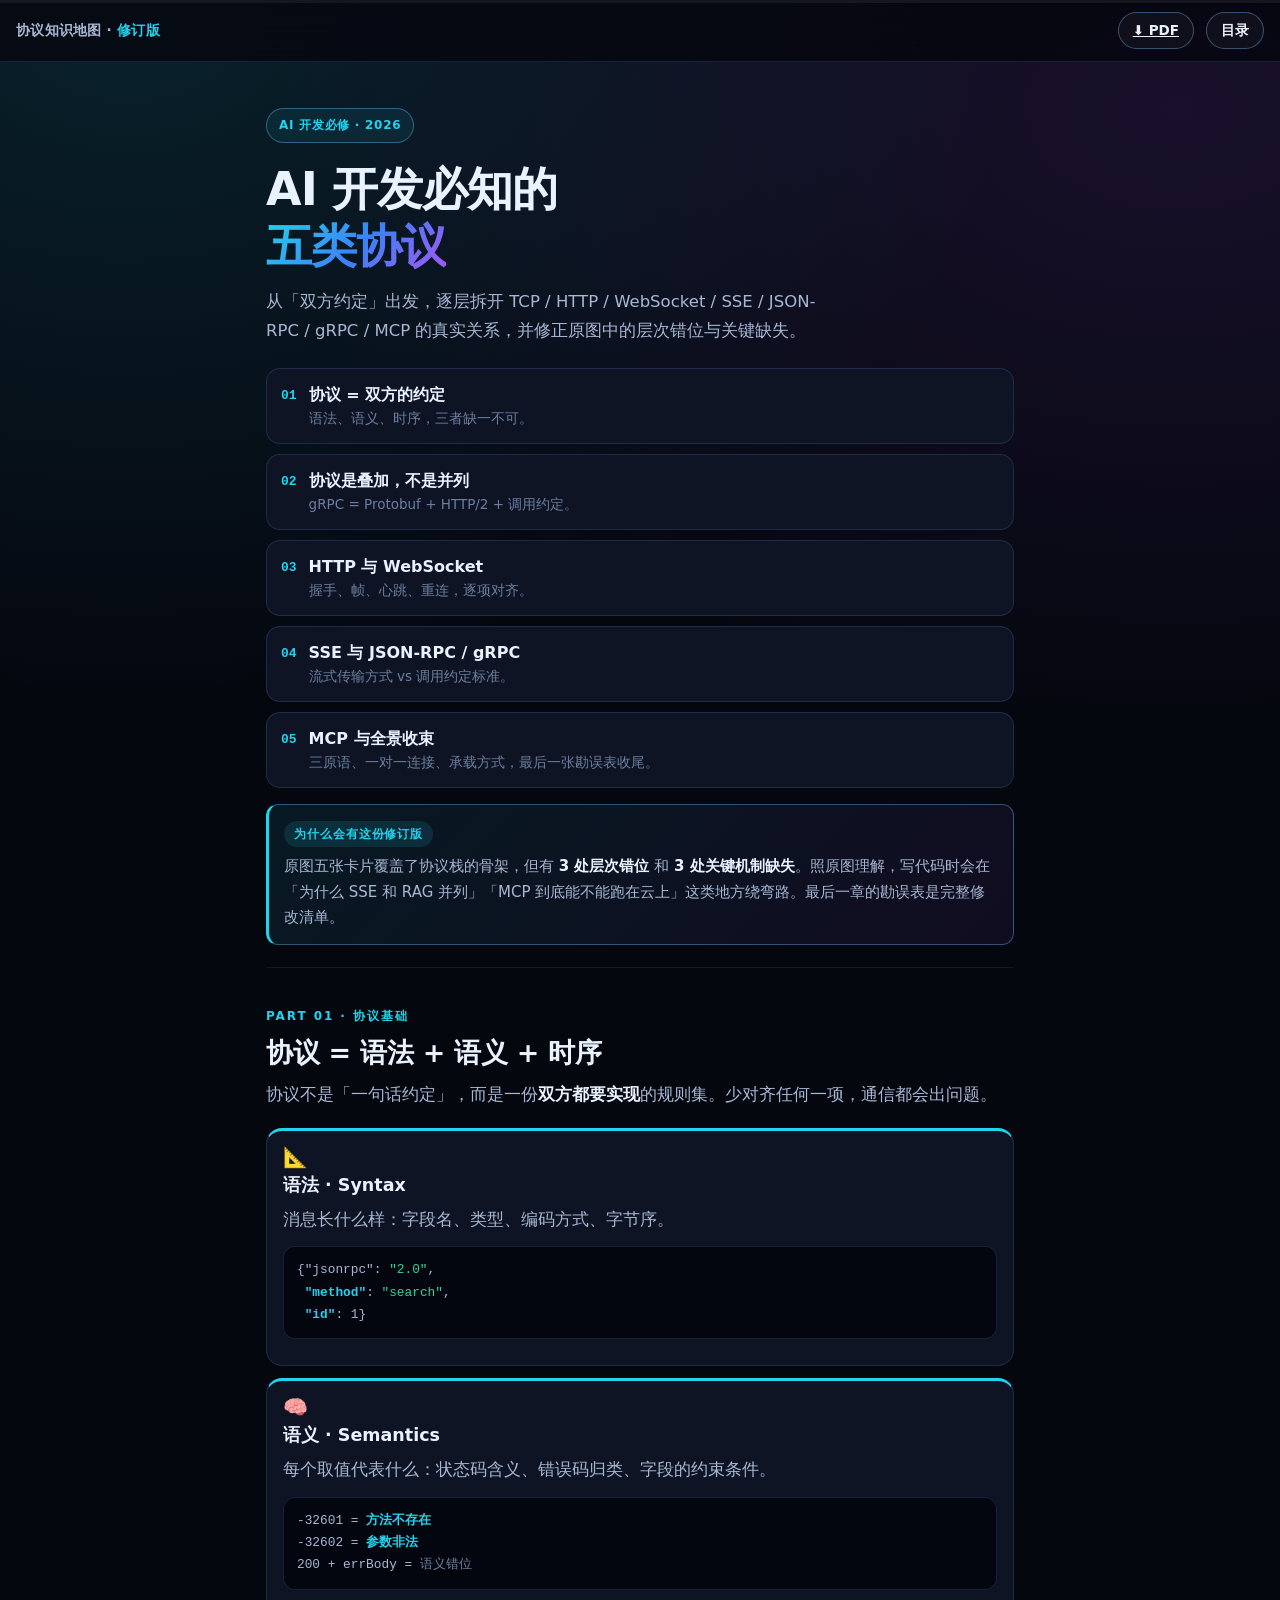
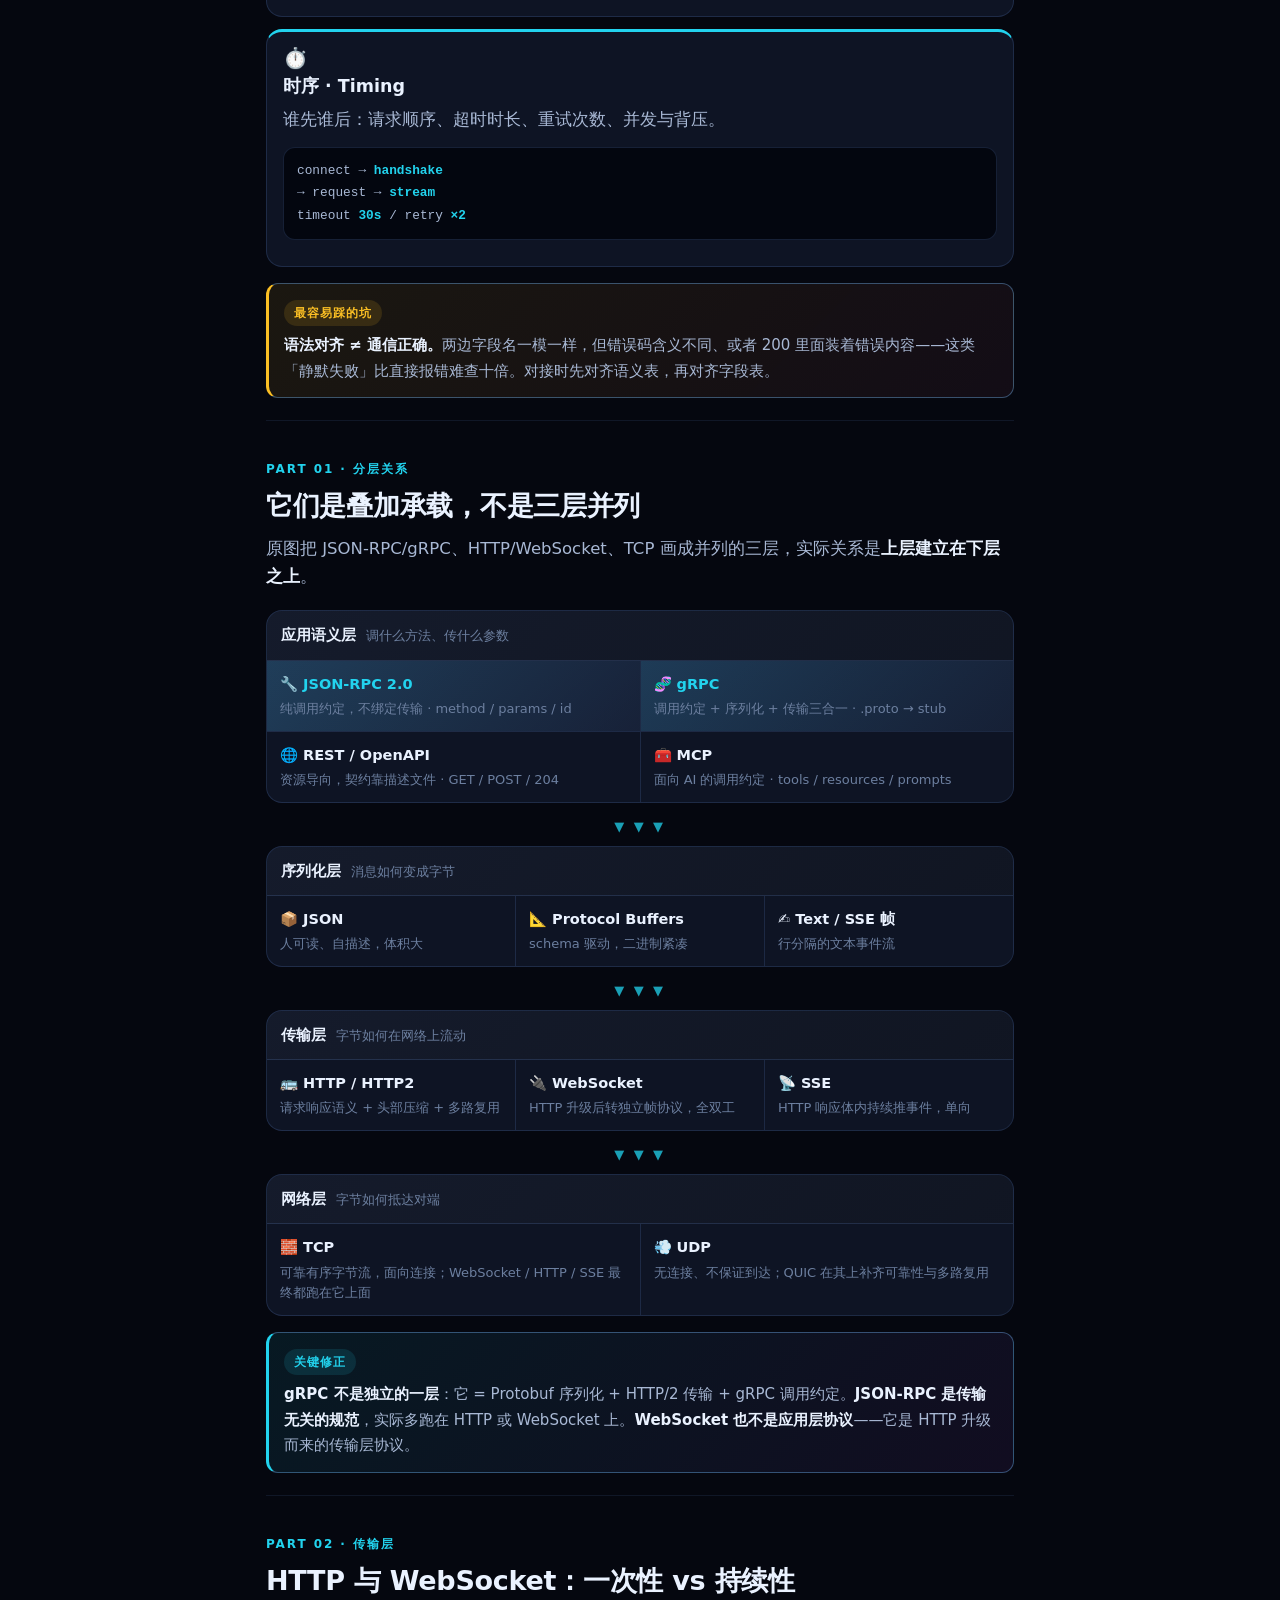
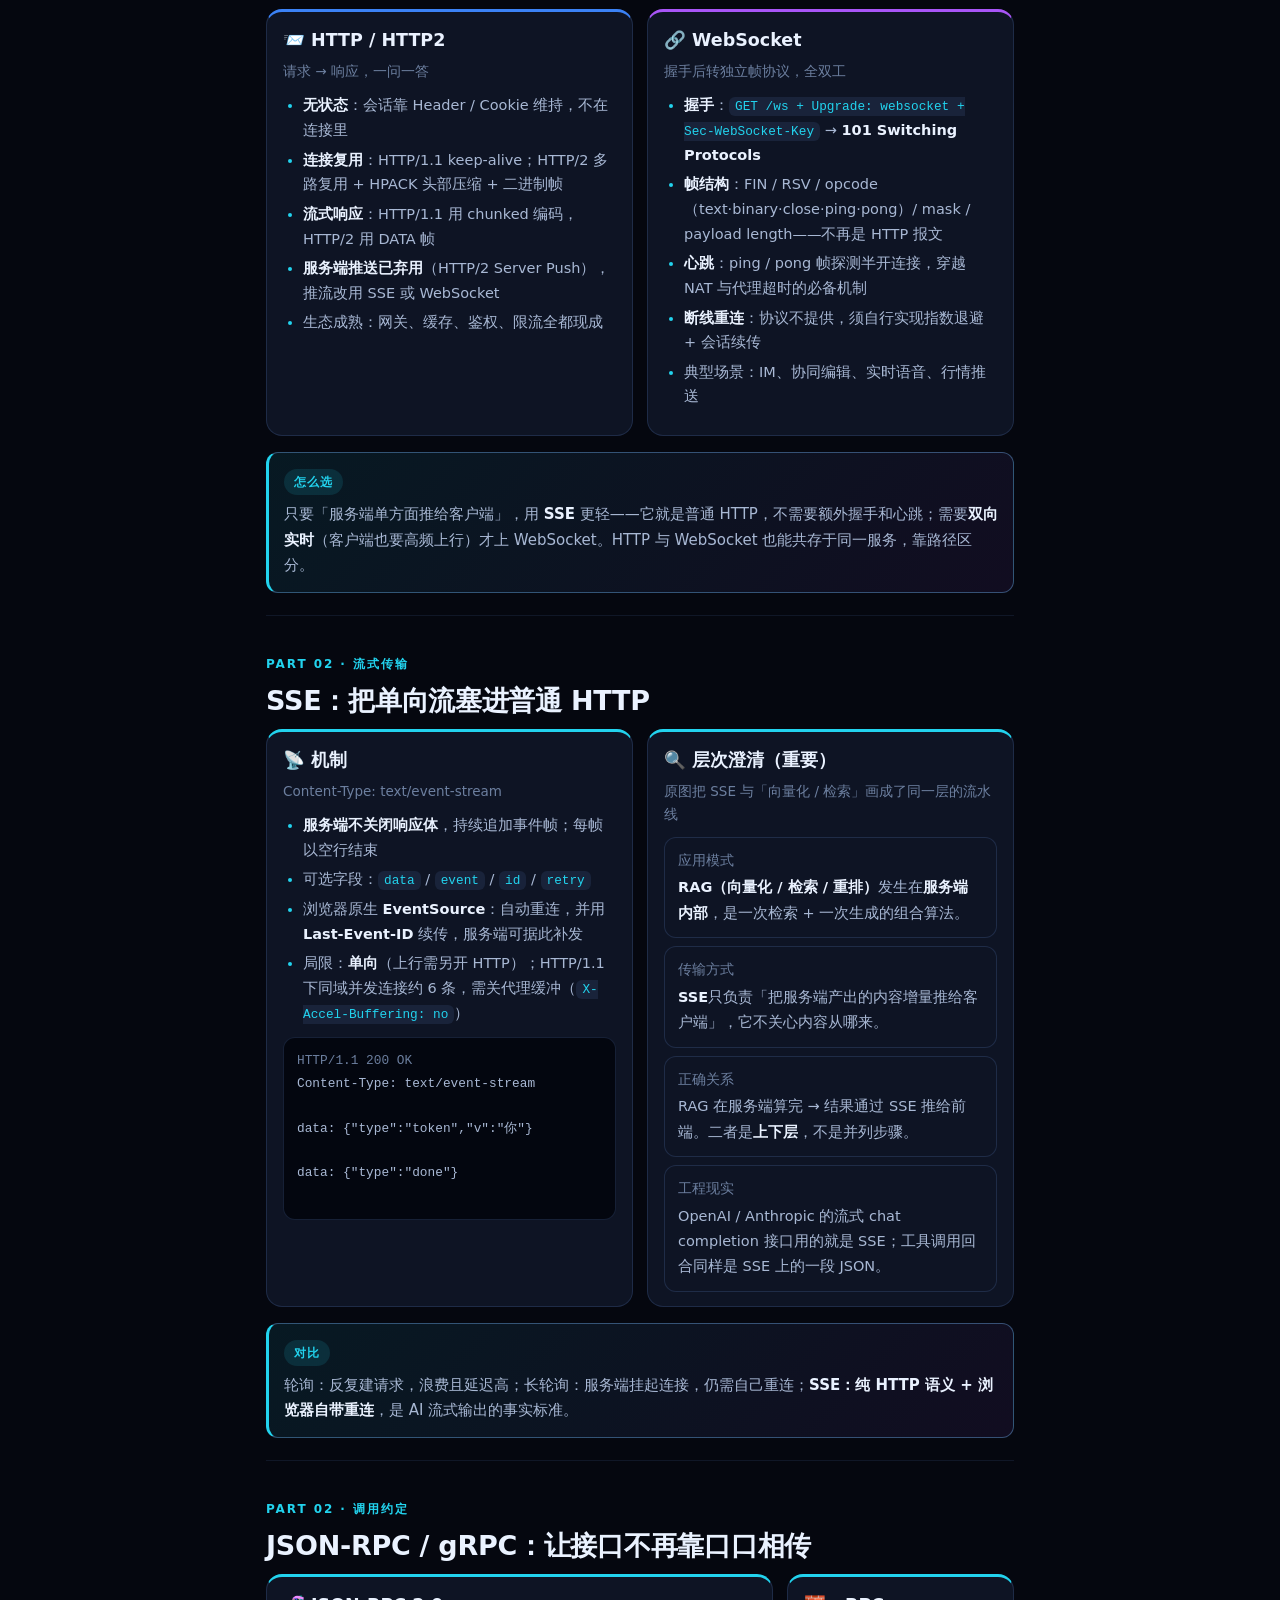
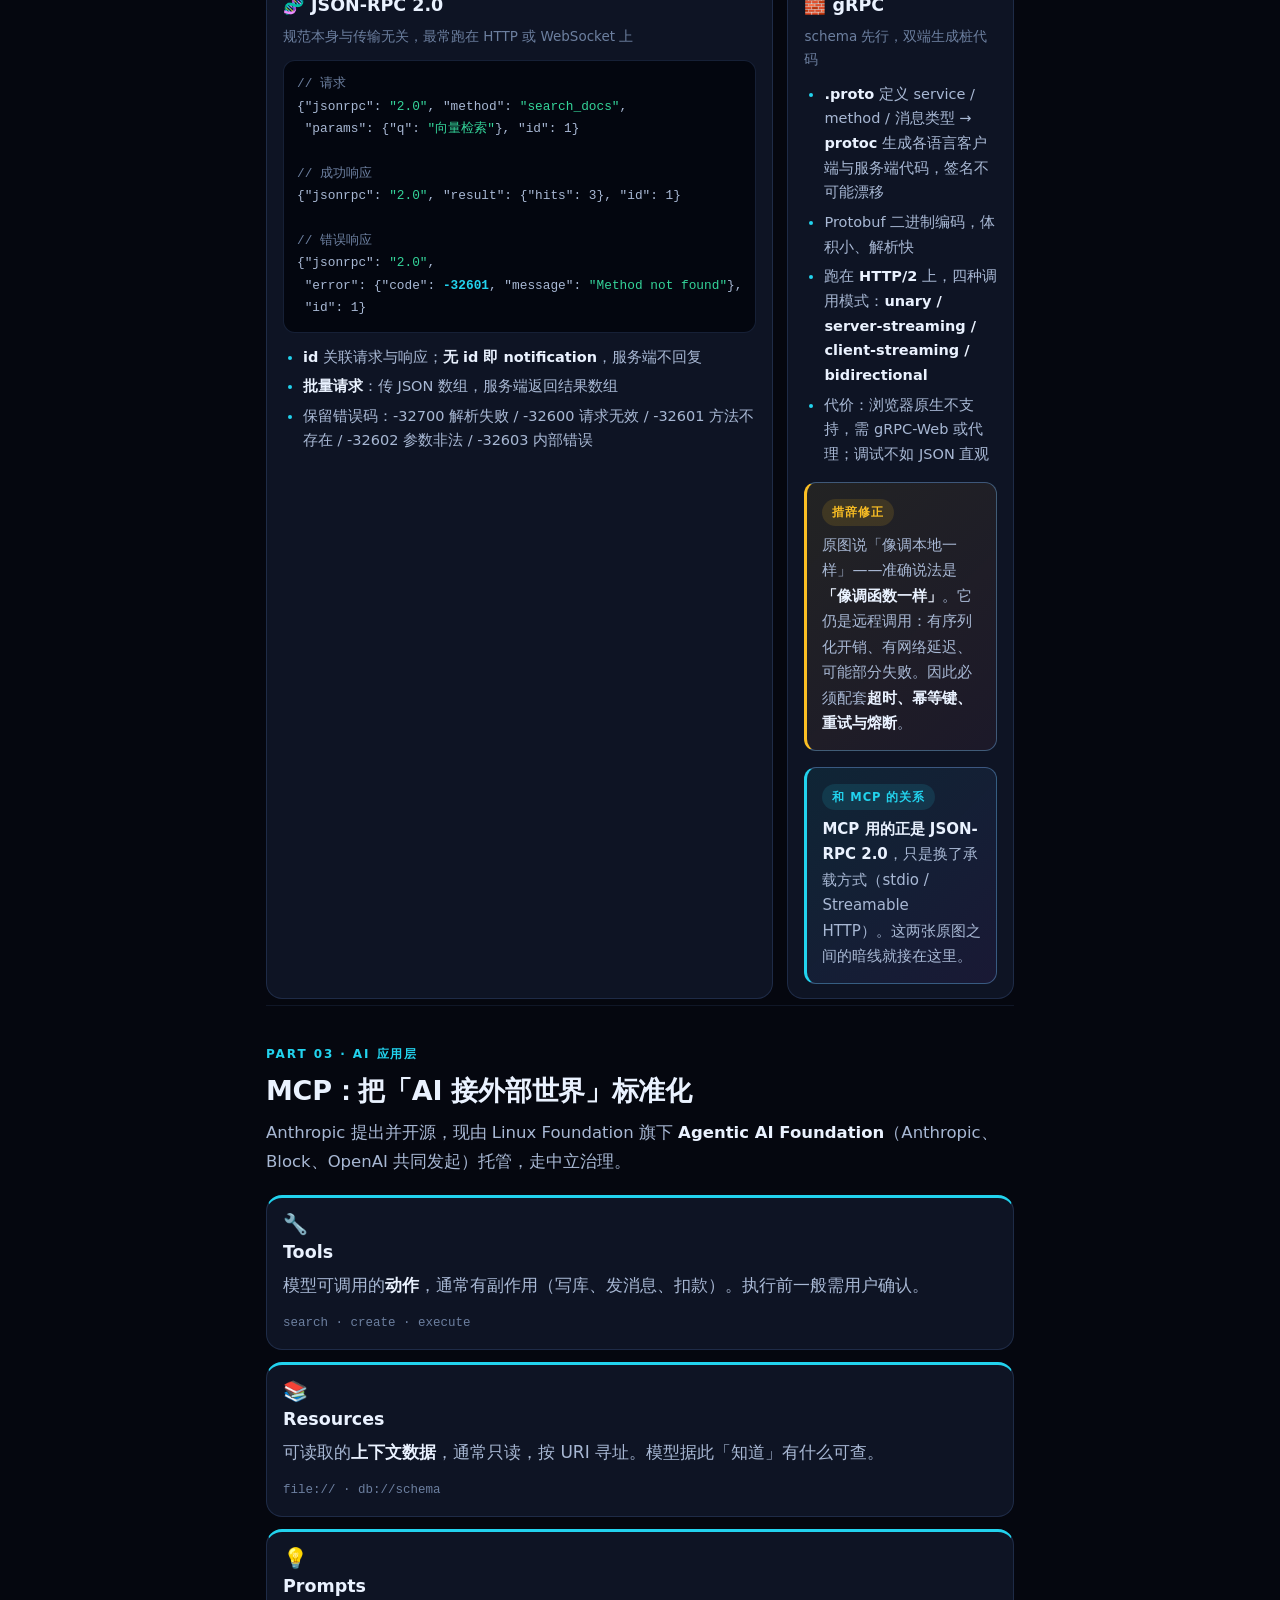
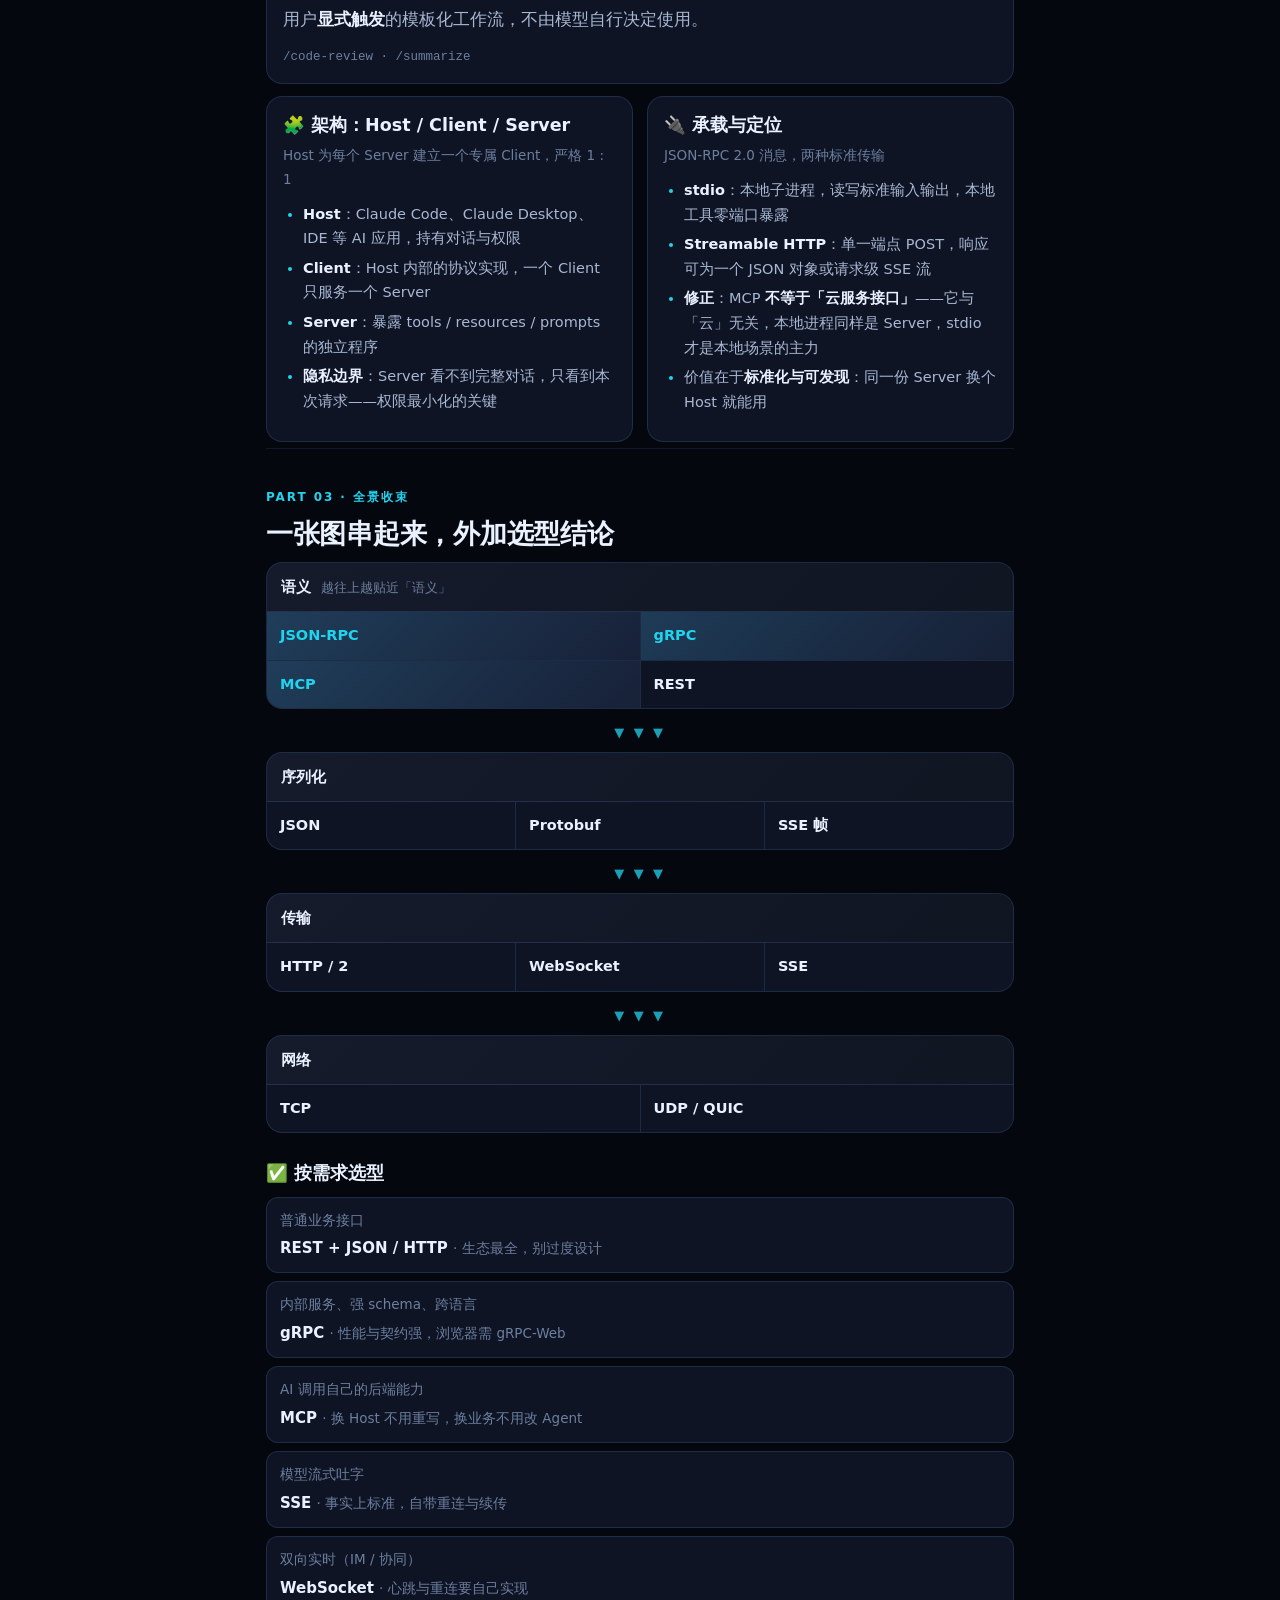
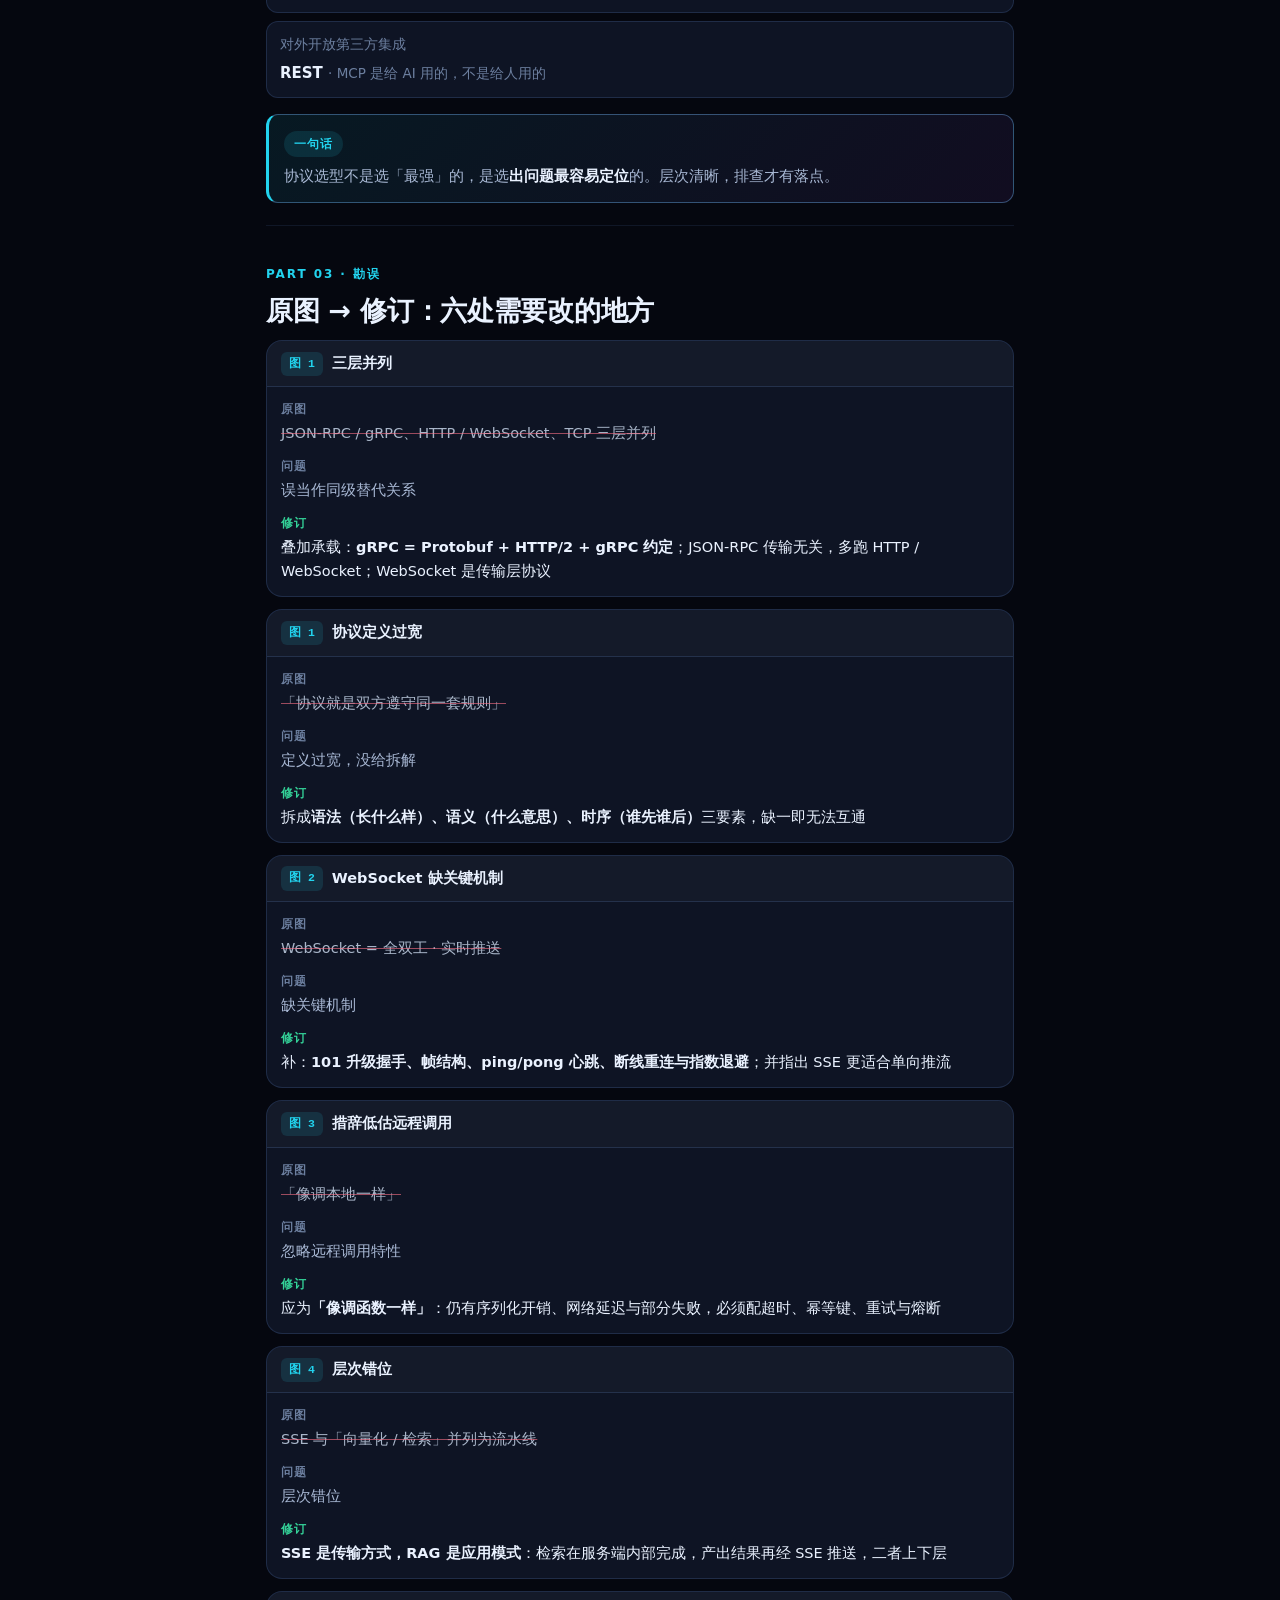
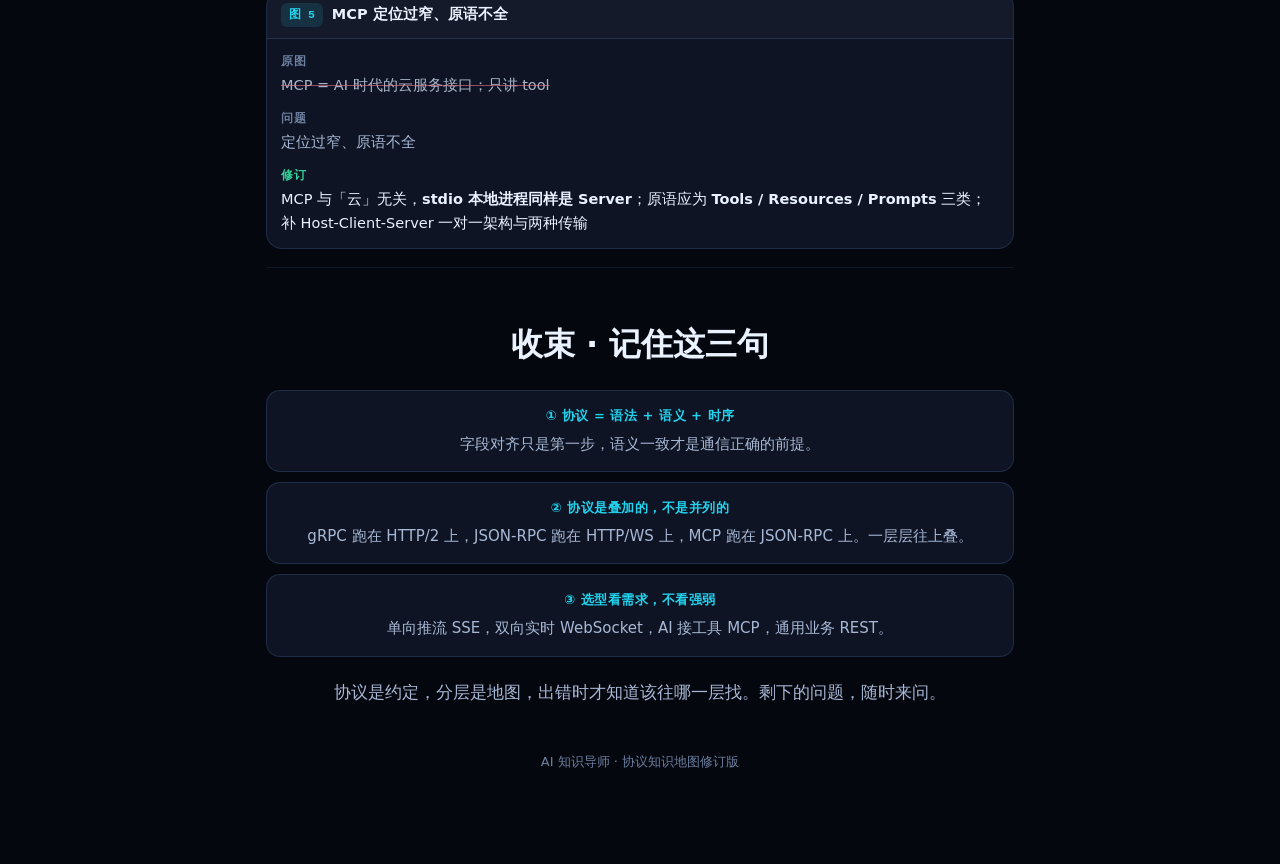
<file: protocols.html>
<!DOCTYPE html>
<html lang="zh-CN">
<head>
<meta charset="utf-8">
<meta name="viewport" content="width=device-width,initial-scale=1,viewport-fit=cover">
<meta name="apple-mobile-web-app-capable" content="yes">
<meta name="apple-mobile-web-app-status-bar-style" content="black-translucent">
<title>AI 开发必知的五类协议 · 修订版</title>
<style>
:root{
  --bg:#05070f;--surface:#0e1424;--surface-2:#151d33;
  --border:rgba(120,170,255,.16);--border-strong:rgba(120,190,255,.38);
  --text-1:#eaf2ff;--text-2:#a8b8d4;--text-3:#6c7f9f;
  --accent:#22d3ee;--accent-2:#a855f7;--accent-3:#3b82f6;
  --good:#34d399;--warn:#fbbf24;--bad:#fb7185;
  --grad:linear-gradient(135deg,#22d3ee,#3b82f6 52%,#a855f7);
  --radius:16px;
  --font:-apple-system,BlinkMacSystemFont,"PingFang SC","Noto Sans SC","Microsoft YaHei",system-ui,sans-serif;
  --mono:"JetBrains Mono","SF Mono",Menlo,Consolas,"Courier New",monospace;
}
*{box-sizing:border-box;-webkit-tap-highlight-color:transparent}
html{scroll-behavior:smooth;scroll-padding-top:74px}
body{
  margin:0;background:var(--bg);color:var(--text-1);font-family:var(--font);
  font-size:16.5px;line-height:1.75;
  background-image:
    radial-gradient(ellipse at 10% 0%,rgba(34,211,238,.13),transparent 55%),
    radial-gradient(ellipse at 92% 12%,rgba(168,85,247,.12),transparent 55%);
  background-attachment:fixed;
  padding-bottom:env(safe-area-inset-bottom);
}
img{max-width:100%}

/* ---------- 顶部进度条 ---------- */
#progress{position:fixed;top:0;left:0;right:0;height:3px;background:rgba(255,255,255,.06);z-index:60}
#progress i{display:block;height:100%;width:0;background:var(--grad)}

/* ---------- 顶栏 ---------- */
.topbar{
  position:sticky;top:0;z-index:50;display:flex;align-items:center;gap:12px;
  padding:12px 16px;padding-top:calc(12px + env(safe-area-inset-top));
  background:rgba(5,7,15,.82);backdrop-filter:blur(14px);
  border-bottom:1px solid var(--border);
}
.topbar .brand{font-size:13.5px;font-weight:600;color:var(--text-2);letter-spacing:.02em;flex:1;
  white-space:nowrap;overflow:hidden;text-overflow:ellipsis}
.topbar .brand b{color:var(--accent)}
.btn{
  appearance:none;border:1px solid var(--border-strong);background:rgba(255,255,255,.04);
  color:var(--text-1);font-family:var(--font);font-size:13.5px;font-weight:600;
  padding:8px 14px;border-radius:999px;cursor:pointer;line-height:1.4;
}
.btn:active{background:rgba(34,211,238,.18)}

/* ---------- 目录抽屉 ---------- */
.toc{
  position:fixed;inset:0;z-index:70;display:none;
  background:rgba(3,5,12,.96);backdrop-filter:blur(20px);
  padding:calc(70px + env(safe-area-inset-top)) 18px 40px;overflow:auto;
}
.toc.open{display:block}
.toc h4{margin:0 0 14px;font-size:12px;letter-spacing:.16em;color:var(--text-3);text-transform:uppercase}
.toc a{
  display:block;text-decoration:none;color:var(--text-1);font-size:17px;font-weight:600;
  padding:13px 14px;margin-bottom:8px;border-radius:12px;
  background:var(--surface);border:1px solid var(--border);
}
.toc a span{display:block;font-size:12.5px;font-weight:400;color:var(--text-3);margin-top:2px}
.toc a:active{background:var(--surface-2);border-color:var(--accent)}

/* ---------- 布局 ---------- */
main{max-width:780px;margin:0 auto;padding:0 16px 60px}
section{padding:38px 0 6px;border-top:1px solid rgba(120,170,255,.10)}
section:first-of-type{border-top:none}

.kicker{font-size:12px;letter-spacing:.16em;text-transform:uppercase;color:var(--accent);margin:0 0 8px;font-weight:700}
h1{font-size:34px;line-height:1.25;margin:0 0 12px;letter-spacing:-.02em}
h2{font-size:24px;line-height:1.35;margin:0 0 10px;letter-spacing:-.01em}
h3{font-size:17.5px;margin:0 0 6px;line-height:1.45}
h4{font-size:15px;margin:0 0 4px}
p{margin:0 0 12px;color:var(--text-2)}
.lede{font-size:16.5px;color:var(--text-2);margin-bottom:18px}
b,strong{color:var(--text-1);font-weight:700}
.dim{color:var(--text-3)}
.g{background:var(--grad);-webkit-background-clip:text;background-clip:text;color:transparent}

/* ---------- 封面 ---------- */
.cover{padding-top:46px;text-align:left}
.cover h1{font-size:40px}
.cover .sub{font-size:16.5px;color:var(--text-2);max-width:34em}
.badge{
  display:inline-block;font-size:12px;font-weight:700;letter-spacing:.06em;
  padding:6px 12px;border-radius:999px;border:1px solid var(--border-strong);
  color:var(--accent);background:rgba(34,211,238,.08);margin-bottom:18px;
}
.toclist{list-style:none;padding:0;margin:22px 0 0}
.toclist li{margin-bottom:10px}
.toclist a{
  display:flex;gap:12px;align-items:flex-start;text-decoration:none;
  padding:14px;border-radius:14px;background:var(--surface);border:1px solid var(--border);
}
.toclist a:active{border-color:var(--accent);background:var(--surface-2)}
.toclist .n{font-family:var(--mono);font-size:13px;color:var(--accent);font-weight:700;flex:0 0 auto;padding-top:2px}
.toclist .t{font-size:16px;font-weight:700;color:var(--text-1);line-height:1.45}
.toclist .d{font-size:13.5px;color:var(--text-3);line-height:1.55;margin-top:2px}

/* ---------- 卡片 ---------- */
.card{
  background:var(--surface);border:1px solid var(--border);border-radius:var(--radius);
  padding:16px 16px 14px;margin:0 0 12px;
}
.card.accent{border-top:3px solid var(--accent)}
.card h3{color:var(--text-1)}
.card p:last-child{margin-bottom:0}
.card .ic{font-size:20px;line-height:1;display:block;margin-bottom:6px}
.tagline{font-family:var(--mono);font-size:12.5px;color:var(--text-3);margin-top:8px;word-break:break-word}

.note{
  background:linear-gradient(135deg,rgba(34,211,238,.09),rgba(168,85,247,.08));
  border:1px solid var(--border-strong);border-left:3px solid var(--accent);
  border-radius:12px;padding:13px 15px;margin:16px 0;
}
.note .tag{
  display:inline-block;font-size:11.5px;font-weight:700;letter-spacing:.08em;
  color:var(--accent);background:rgba(34,211,238,.12);border-radius:999px;padding:3px 10px;margin-bottom:7px;
}
.note p{margin:0;color:var(--text-2);font-size:15px;line-height:1.7}
.note.warn{border-left-color:var(--warn);background:linear-gradient(135deg,rgba(251,191,36,.09),rgba(251,113,133,.06))}
.note.warn .tag{color:var(--warn);background:rgba(251,191,36,.13)}

/* ---------- 列表 ---------- */
ul{margin:0 0 12px;padding-left:20px}
li{margin-bottom:7px;color:var(--text-2);font-size:15.5px;line-height:1.7}
li::marker{color:var(--accent)}
ul.compact li{font-size:14.5px;margin-bottom:5px}

/* ---------- 代码块 ---------- */
.wire{
  background:#03060f;border:1px solid var(--border);border-radius:12px;
  padding:12px 13px;font-family:var(--mono);font-size:12.8px;line-height:1.75;
  color:var(--text-2);overflow-x:auto;white-space:pre;margin:12px 0;-webkit-overflow-scrolling:touch;
}
.wire b{color:var(--accent);font-weight:700}
.wire i{color:var(--good);font-style:normal}
.wire s{color:var(--text-3);text-decoration:none}
.wire u{color:var(--accent-2);text-decoration:none}
code{font-family:var(--mono);font-size:.88em;background:rgba(120,170,255,.1);
  padding:2px 6px;border-radius:6px;color:var(--accent);word-break:break-word}

/* ---------- 分层堆叠 ---------- */
.tier{margin-bottom:6px;border:1px solid var(--border);border-radius:var(--radius);
  background:linear-gradient(135deg,rgba(21,29,51,.65),rgba(14,20,36,.65));overflow:hidden}
.tier > .hd{
  display:flex;align-items:baseline;gap:10px;flex-wrap:wrap;
  padding:11px 14px;border-bottom:1px solid var(--border);
  background:rgba(255,255,255,.025);
}
.tier > .hd strong{font-size:15px;color:var(--text-1)}
.tier > .hd em{font-style:normal;font-size:12.5px;color:var(--text-3)}
.tier > .items{display:grid;grid-template-columns:1fr;gap:1px;background:var(--border)}
@media(min-width:620px){.tier > .items{grid-template-columns:repeat(var(--cols,2),1fr)}}
.item{background:var(--surface);padding:11px 13px}
.item .n{font-size:14.5px;font-weight:700;color:var(--text-1);display:block}
.item .d{font-size:13px;color:var(--text-3);line-height:1.6;display:block;margin-top:2px}
.item.hi{background:linear-gradient(135deg,rgba(34,211,238,.10),rgba(14,20,36,.4))}
.item.hi .n{color:var(--accent)}
.arrow{text-align:center;color:var(--accent);font-size:13px;letter-spacing:.2em;padding:7px 0;opacity:.75}

/* ---------- 对照（勘误） ---------- */
.err{border:1px solid var(--border);border-radius:var(--radius);overflow:hidden;margin-bottom:12px;background:var(--surface)}
.err .h{display:flex;align-items:center;gap:9px;padding:10px 14px;border-bottom:1px solid var(--border);
  background:rgba(255,255,255,.025)}
.err .h .lbl{font-family:var(--mono);font-size:11.5px;font-weight:700;color:var(--accent);
  background:rgba(34,211,238,.12);padding:2px 8px;border-radius:6px}
.err .h .ttl{font-size:14.5px;font-weight:700}
.err .b{padding:12px 14px}
.err .b .row{margin-bottom:10px}
.err .b .row:last-child{margin-bottom:0}
.err .b .k{font-size:11.5px;letter-spacing:.08em;color:var(--text-3);margin-bottom:3px;font-weight:700}
.err .b .v{font-size:14.5px;line-height:1.65;color:var(--text-2)}
.err .old .v{color:#a9b6c9;text-decoration:line-through;text-decoration-color:rgba(251,113,133,.6)}
.err .fix .v{color:var(--text-1)}
.err .fix .k{color:var(--good)}

/* ---------- 选型 ---------- */
.choice{display:grid;gap:8px;margin:10px 0 0}
.choice .r{display:grid;gap:3px;padding:11px 13px;border-radius:12px;background:var(--surface);border:1px solid var(--border)}
.choice .need{font-size:13.5px;color:var(--text-3)}
.choice .pick{font-size:15px;color:var(--text-1);font-weight:700}
.choice .pick em{font-style:normal;font-weight:400;font-size:13.5px;color:var(--text-3)}

/* ---------- 收尾 ---------- */
.end{text-align:center;padding:48px 0 20px}
.end .big{font-size:32px;font-weight:800;margin-bottom:12px}
.takeaway{display:grid;gap:10px;margin:18px 0}
.takeaway .t{padding:14px;border-radius:14px;border:1px solid var(--border);background:var(--surface)}
.takeaway .t .k{font-size:13px;color:var(--accent);font-weight:700;letter-spacing:.04em;margin-bottom:4px}
.takeaway .t .v{font-size:15px;color:var(--text-2);line-height:1.7}
.foot{text-align:center;color:var(--text-3);font-size:13px;padding:26px 0 10px}

@media(min-width:700px){
  body{font-size:17px}
  h1{font-size:42px}
  h2{font-size:27px}
  .cover h1{font-size:46px}
  .duo{display:grid;grid-template-columns:1fr 1fr;gap:14px}
  .duo > *{margin-bottom:0}
}
</style>
</head>
<body>

<div id="progress"><i></i></div>

<header class="topbar">
  <div class="brand">协议知识地图 · <b>修订版</b></div>
  <a class="btn" href="ai-protocol-notes.pdf" download>⬇ PDF</a>
  <button class="btn" id="tocBtn">目录</button>
</header>

<nav class="toc" id="toc">
  <h4>目录 · 点击跳转</h4>
  <a href="#cover">封面 · 这份讲义讲什么<span>为什么原图需要修订</span></a>
  <a href="#three">01 · 协议的三要素<span>语法 / 语义 / 时序</span></a>
  <a href="#layers">02 · 协议分层：叠加而非并列<span>四层地图</span></a>
  <a href="#httpws">03 · HTTP 与 WebSocket<span>一次性 vs 持续性</span></a>
  <a href="#sse">04 · SSE：单向流式<span>机制与层次澄清</span></a>
  <a href="#rpc">05 · JSON-RPC / gRPC<span>让接口标准化</span></a>
  <a href="#mcp">06 · MCP：AI 接入标准<span>三原语与架构</span></a>
  <a href="#map">07 · 全景与选型<span>按需求选协议</span></a>
  <a href="#errata">08 · 勘误对照表<span>六处需要改的地方</span></a>
  <a href="#end">09 · 收束<span>记住这三句话</span></a>
</nav>

<main>

<!-- ============ 封面 ============ -->
<section id="cover" class="cover">
  <div class="badge">AI 开发必修 · 2026</div>
  <h1>AI 开发必知的<br><span class="g">五类协议</span></h1>
  <p class="sub">从「双方约定」出发，逐层拆开 TCP / HTTP / WebSocket / SSE / JSON-RPC / gRPC / MCP 的真实关系，并修正原图中的层次错位与关键缺失。</p>

  <ul class="toclist">
    <li><a href="#three"><div class="n">01</div><div><div class="t">协议 = 双方的约定</div><div class="d">语法、语义、时序，三者缺一不可。</div></div></a></li>
    <li><a href="#layers"><div class="n">02</div><div><div class="t">协议是叠加，不是并列</div><div class="d">gRPC = Protobuf + HTTP/2 + 调用约定。</div></div></a></li>
    <li><a href="#httpws"><div class="n">03</div><div><div class="t">HTTP 与 WebSocket</div><div class="d">握手、帧、心跳、重连，逐项对齐。</div></div></a></li>
    <li><a href="#sse"><div class="n">04</div><div><div class="t">SSE 与 JSON-RPC / gRPC</div><div class="d">流式传输方式 vs 调用约定标准。</div></div></a></li>
    <li><a href="#mcp"><div class="n">05</div><div><div class="t">MCP 与全景收束</div><div class="d">三原语、一对一连接、承载方式，最后一张勘误表收尾。</div></div></a></li>
  </ul>

  <div class="note">
    <div class="tag">为什么会有这份修订版</div>
    <p>原图五张卡片覆盖了协议栈的骨架，但有 <b>3 处层次错位</b> 和 <b>3 处关键机制缺失</b>。照原图理解，写代码时会在「为什么 SSE 和 RAG 并列」「MCP 到底能不能跑在云上」这类地方绕弯路。最后一章的勘误表是完整修改清单。</p>
  </div>
</section>

<!-- ============ 01 三要素 ============ -->
<section id="three">
  <p class="kicker">Part 01 · 协议基础</p>
  <h2>协议 = 语法 + 语义 + 时序</h2>
  <p class="lede">协议不是「一句话约定」，而是一份<b>双方都要实现</b>的规则集。少对齐任何一项，通信都会出问题。</p>

  <div class="card accent">
    <span class="ic">📐</span>
    <h3>语法 · Syntax</h3>
    <p>消息长什么样：字段名、类型、编码方式、字节序。</p>
    <div class="wire">{"jsonrpc": <i>"2.0"</i>,
 <b>"method"</b>: <i>"search"</i>,
 <b>"id"</b>: 1}</div>
  </div>

  <div class="card accent">
    <span class="ic">🧠</span>
    <h3>语义 · Semantics</h3>
    <p>每个取值代表什么：状态码含义、错误码归类、字段的约束条件。</p>
    <div class="wire">-32601 = <b>方法不存在</b>
-32602 = <b>参数非法</b>
200 + errBody = <s>语义错位</s></div>
  </div>

  <div class="card accent">
    <span class="ic">⏱️</span>
    <h3>时序 · Timing</h3>
    <p>谁先谁后：请求顺序、超时时长、重试次数、并发与背压。</p>
    <div class="wire">connect → <b>handshake</b>
→ request → <b>stream</b>
timeout <b>30s</b> / retry <b>×2</b></div>
  </div>

  <div class="note warn">
    <div class="tag">最容易踩的坑</div>
    <p><b>语法对齐 ≠ 通信正确。</b>两边字段名一模一样，但错误码含义不同、或者 200 里面装着错误内容——这类「静默失败」比直接报错难查十倍。对接时先对齐语义表，再对齐字段表。</p>
  </div>
</section>

<!-- ============ 02 分层 ============ -->
<section id="layers">
  <p class="kicker">Part 01 · 分层关系</p>
  <h2>它们是叠加承载，不是三层并列</h2>
  <p class="lede">原图把 JSON-RPC/gRPC、HTTP/WebSocket、TCP 画成并列的三层，实际关系是<b>上层建立在下层之上</b>。</p>

  <div class="tier">
    <div class="hd"><strong>应用语义层</strong><em>调什么方法、传什么参数</em></div>
    <div class="items" style="--cols:2">
      <div class="item hi"><span class="n">🔧 JSON-RPC 2.0</span><span class="d">纯调用约定，不绑定传输 · method / params / id</span></div>
      <div class="item hi"><span class="n">🧬 gRPC</span><span class="d">调用约定 + 序列化 + 传输三合一 · .proto → stub</span></div>
      <div class="item"><span class="n">🌐 REST / OpenAPI</span><span class="d">资源导向，契约靠描述文件 · GET / POST / 204</span></div>
      <div class="item"><span class="n">🧰 MCP</span><span class="d">面向 AI 的调用约定 · tools / resources / prompts</span></div>
    </div>
  </div>
  <div class="arrow">▼ ▼ ▼</div>

  <div class="tier">
    <div class="hd"><strong>序列化层</strong><em>消息如何变成字节</em></div>
    <div class="items" style="--cols:3">
      <div class="item"><span class="n">📦 JSON</span><span class="d">人可读、自描述，体积大</span></div>
      <div class="item"><span class="n">📐 Protocol Buffers</span><span class="d">schema 驱动，二进制紧凑</span></div>
      <div class="item"><span class="n">✍️ Text / SSE 帧</span><span class="d">行分隔的文本事件流</span></div>
    </div>
  </div>
  <div class="arrow">▼ ▼ ▼</div>

  <div class="tier">
    <div class="hd"><strong>传输层</strong><em>字节如何在网络上流动</em></div>
    <div class="items" style="--cols:3">
      <div class="item"><span class="n">🚌 HTTP / HTTP2</span><span class="d">请求响应语义 + 头部压缩 + 多路复用</span></div>
      <div class="item"><span class="n">🔌 WebSocket</span><span class="d">HTTP 升级后转独立帧协议，全双工</span></div>
      <div class="item"><span class="n">📡 SSE</span><span class="d">HTTP 响应体内持续推事件，单向</span></div>
    </div>
  </div>
  <div class="arrow">▼ ▼ ▼</div>

  <div class="tier">
    <div class="hd"><strong>网络层</strong><em>字节如何抵达对端</em></div>
    <div class="items" style="--cols:2">
      <div class="item"><span class="n">🧱 TCP</span><span class="d">可靠有序字节流，面向连接；WebSocket / HTTP / SSE 最终都跑在它上面</span></div>
      <div class="item"><span class="n">💨 UDP</span><span class="d">无连接、不保证到达；QUIC 在其上补齐可靠性与多路复用</span></div>
    </div>
  </div>

  <div class="note">
    <div class="tag">关键修正</div>
    <p><b>gRPC 不是独立的一层</b>：它 = Protobuf 序列化 + HTTP/2 传输 + gRPC 调用约定。<b>JSON-RPC 是传输无关的规范</b>，实际多跑在 HTTP 或 WebSocket 上。<b>WebSocket 也不是应用层协议</b>——它是 HTTP 升级而来的传输层协议。</p>
  </div>
</section>

<!-- ============ 03 HTTP vs WebSocket ============ -->
<section id="httpws">
  <p class="kicker">Part 02 · 传输层</p>
  <h2>HTTP 与 WebSocket：一次性 vs 持续性</h2>

  <div class="duo">
    <div class="card accent" style="border-top-color:var(--accent-3)">
      <h3>📨 HTTP / HTTP2</h3>
      <p style="font-size:13.5px;color:var(--text-3);margin-bottom:10px">请求 → 响应，一问一答</p>
      <ul class="compact">
        <li><b>无状态</b>：会话靠 Header / Cookie 维持，不在连接里</li>
        <li><b>连接复用</b>：HTTP/1.1 keep-alive；HTTP/2 多路复用 + HPACK 头部压缩 + 二进制帧</li>
        <li><b>流式响应</b>：HTTP/1.1 用 chunked 编码，HTTP/2 用 DATA 帧</li>
        <li><b>服务端推送已弃用</b>（HTTP/2 Server Push），推流改用 SSE 或 WebSocket</li>
        <li>生态成熟：网关、缓存、鉴权、限流全都现成</li>
      </ul>
    </div>

    <div class="card accent" style="border-top-color:var(--accent-2)">
      <h3>🔗 WebSocket</h3>
      <p style="font-size:13.5px;color:var(--text-3);margin-bottom:10px">握手后转独立帧协议，全双工</p>
      <ul class="compact">
        <li><b>握手</b>：<code>GET /ws + Upgrade: websocket + Sec-WebSocket-Key</code> → <b>101 Switching Protocols</b></li>
        <li><b>帧结构</b>：FIN / RSV / opcode（text·binary·close·ping·pong）/ mask / payload length——不再是 HTTP 报文</li>
        <li><b>心跳</b>：ping / pong 帧探测半开连接，穿越 NAT 与代理超时的必备机制</li>
        <li><b>断线重连</b>：协议不提供，须自行实现指数退避 + 会话续传</li>
        <li>典型场景：IM、协同编辑、实时语音、行情推送</li>
      </ul>
    </div>
  </div>

  <div class="note">
    <div class="tag">怎么选</div>
    <p>只要「服务端单方面推给客户端」，用 <b>SSE</b> 更轻——它就是普通 HTTP，不需要额外握手和心跳；需要<b>双向实时</b>（客户端也要高频上行）才上 WebSocket。HTTP 与 WebSocket 也能共存于同一服务，靠路径区分。</p>
  </div>
</section>

<!-- ============ 04 SSE ============ -->
<section id="sse">
  <p class="kicker">Part 02 · 流式传输</p>
  <h2>SSE：把单向流塞进普通 HTTP</h2>

  <div class="duo">
    <div class="card accent">
      <h3>📡 机制</h3>
      <p style="font-size:13.5px;color:var(--text-3);margin-bottom:10px">Content-Type: text/event-stream</p>
      <ul class="compact">
        <li><b>服务端不关闭响应体</b>，持续追加事件帧；每帧以空行结束</li>
        <li>可选字段：<code>data</code> / <code>event</code> / <code>id</code> / <code>retry</code></li>
        <li>浏览器原生 <b>EventSource</b>：自动重连，并用 <b>Last-Event-ID</b> 续传，服务端可据此补发</li>
        <li>局限：<b>单向</b>（上行需另开 HTTP）；HTTP/1.1 下同域并发连接约 6 条，需关代理缓冲（<code>X-Accel-Buffering: no</code>）</li>
      </ul>
      <div class="wire"><s>HTTP/1.1 200 OK</s>
Content-Type: text/event-stream

data: {"type":"token","v":"你"}

data: {"type":"done"}

</div>
    </div>

    <div class="card accent">
      <h3>🔍 层次澄清（重要）</h3>
      <p style="font-size:13.5px;color:var(--text-3);margin-bottom:10px">原图把 SSE 与「向量化 / 检索」画成了同一层的流水线</p>
      <div class="choice">
        <div class="r"><div class="need">应用模式</div><div class="pick" style="font-size:14.5px;font-weight:400;color:var(--text-2)"><b>RAG（向量化 / 检索 / 重排）</b>发生在<b>服务端内部</b>，是一次检索 + 一次生成的组合算法。</div></div>
        <div class="r"><div class="need">传输方式</div><div class="pick" style="font-size:14.5px;font-weight:400;color:var(--text-2)"><b>SSE</b>只负责「把服务端产出的内容增量推给客户端」，它不关心内容从哪来。</div></div>
        <div class="r"><div class="need">正确关系</div><div class="pick" style="font-size:14.5px;font-weight:400;color:var(--text-2)">RAG 在服务端算完 → 结果通过 SSE 推给前端。二者是<b>上下层</b>，不是并列步骤。</div></div>
        <div class="r"><div class="need">工程现实</div><div class="pick" style="font-size:14.5px;font-weight:400;color:var(--text-2)">OpenAI / Anthropic 的流式 chat completion 接口用的就是 SSE；工具调用回合同样是 SSE 上的一段 JSON。</div></div>
      </div>
    </div>
  </div>

  <div class="note">
    <div class="tag">对比</div>
    <p>轮询：反复建请求，浪费且延迟高；长轮询：服务端挂起连接，仍需自己重连；<b>SSE：纯 HTTP 语义 + 浏览器自带重连</b>，是 AI 流式输出的事实标准。</p>
  </div>
</section>

<!-- ============ 05 JSON-RPC / gRPC ============ -->
<section id="rpc">
  <p class="kicker">Part 02 · 调用约定</p>
  <h2>JSON-RPC / gRPC：让接口不再靠口口相传</h2>

  <div class="duo">
    <div class="card accent">
      <h3>🧬 JSON-RPC 2.0</h3>
      <p style="font-size:13.5px;color:var(--text-3);margin-bottom:10px">规范本身与传输无关，最常跑在 HTTP 或 WebSocket 上</p>
      <div class="wire"><s>// 请求</s>
{"jsonrpc": <i>"2.0"</i>, "method": <i>"search_docs"</i>,
 "params": {"q": <i>"向量检索"</i>}, "id": 1}

<s>// 成功响应</s>
{"jsonrpc": <i>"2.0"</i>, "result": {"hits": 3}, "id": 1}

<s>// 错误响应</s>
{"jsonrpc": <i>"2.0"</i>,
 "error": {"code": <b>-32601</b>, "message": <i>"Method not found"</i>},
 "id": 1}</div>
      <ul class="compact" style="margin-top:12px">
        <li><b>id</b> 关联请求与响应；<b>无 id 即 notification</b>，服务端不回复</li>
        <li><b>批量请求</b>：传 JSON 数组，服务端返回结果数组</li>
        <li>保留错误码：-32700 解析失败 / -32600 请求无效 / -32601 方法不存在 / -32602 参数非法 / -32603 内部错误</li>
      </ul>
    </div>

    <div class="card accent">
      <h3>🧱 gRPC</h3>
      <p style="font-size:13.5px;color:var(--text-3);margin-bottom:10px">schema 先行，双端生成桩代码</p>
      <ul class="compact">
        <li><b>.proto</b> 定义 service / method / 消息类型 → <b>protoc</b> 生成各语言客户端与服务端代码，签名不可能漂移</li>
        <li>Protobuf 二进制编码，体积小、解析快</li>
        <li>跑在 <b>HTTP/2</b> 上，四种调用模式：<b>unary / server-streaming / client-streaming / bidirectional</b></li>
        <li>代价：浏览器原生不支持，需 gRPC-Web 或代理；调试不如 JSON 直观</li>
      </ul>
      <div class="note warn" style="margin-bottom:0">
        <div class="tag">措辞修正</div>
        <p>原图说「像调本地一样」——准确说法是<b>「像调函数一样」</b>。它仍是远程调用：有序列化开销、有网络延迟、可能部分失败。因此必须配套<b>超时、幂等键、重试与熔断</b>。</p>
      </div>
      <div class="note" style="margin-bottom:0">
        <div class="tag">和 MCP 的关系</div>
        <p><b>MCP 用的正是 JSON-RPC 2.0</b>，只是换了承载方式（stdio / Streamable HTTP）。这两张原图之间的暗线就接在这里。</p>
      </div>
    </div>
  </div>
</section>

<!-- ============ 06 MCP ============ -->
<section id="mcp">
  <p class="kicker">Part 03 · AI 应用层</p>
  <h2>MCP：把「AI 接外部世界」标准化</h2>
  <p class="lede">Anthropic 提出并开源，现由 Linux Foundation 旗下 <b>Agentic AI Foundation</b>（Anthropic、Block、OpenAI 共同发起）托管，走中立治理。</p>

  <div class="card accent">
    <span class="ic">🔧</span>
    <h3>Tools</h3>
    <p>模型可调用的<b>动作</b>，通常有副作用（写库、发消息、扣款）。执行前一般需用户确认。</p>
    <div class="tagline">search · create · execute</div>
  </div>

  <div class="card accent">
    <span class="ic">📚</span>
    <h3>Resources</h3>
    <p>可读取的<b>上下文数据</b>，通常只读，按 URI 寻址。模型据此「知道」有什么可查。</p>
    <div class="tagline">file:// · db://schema</div>
  </div>

  <div class="card accent">
    <span class="ic">💡</span>
    <h3>Prompts</h3>
    <p>用户<b>显式触发</b>的模板化工作流，不由模型自行决定使用。</p>
    <div class="tagline">/code-review · /summarize</div>
  </div>

  <div class="duo">
    <div class="card">
      <h3>🧩 架构：Host / Client / Server</h3>
      <p style="font-size:13.5px;color:var(--text-3);margin-bottom:10px">Host 为每个 Server 建立一个专属 Client，严格 1 : 1</p>
      <ul class="compact">
        <li><b>Host</b>：Claude Code、Claude Desktop、IDE 等 AI 应用，持有对话与权限</li>
        <li><b>Client</b>：Host 内部的协议实现，一个 Client 只服务一个 Server</li>
        <li><b>Server</b>：暴露 tools / resources / prompts 的独立程序</li>
        <li><b>隐私边界</b>：Server 看不到完整对话，只看到本次请求——权限最小化的关键</li>
      </ul>
    </div>

    <div class="card">
      <h3>🔌 承载与定位</h3>
      <p style="font-size:13.5px;color:var(--text-3);margin-bottom:10px">JSON-RPC 2.0 消息，两种标准传输</p>
      <ul class="compact">
        <li><b>stdio</b>：本地子进程，读写标准输入输出，本地工具零端口暴露</li>
        <li><b>Streamable HTTP</b>：单一端点 POST，响应可为一个 JSON 对象或请求级 SSE 流</li>
        <li><b>修正</b>：MCP <b>不等于「云服务接口」</b>——它与「云」无关，本地进程同样是 Server，stdio 才是本地场景的主力</li>
        <li>价值在于<b>标准化与可发现</b>：同一份 Server 换个 Host 就能用</li>
      </ul>
    </div>
  </div>
</section>

<!-- ============ 07 全景与选型 ============ -->
<section id="map">
  <p class="kicker">Part 03 · 全景收束</p>
  <h2>一张图串起来，外加选型结论</h2>

  <div class="tier">
    <div class="hd"><strong>语义</strong><em>越往上越贴近「语义」</em></div>
    <div class="items" style="--cols:2">
      <div class="item hi"><span class="n">JSON-RPC</span></div>
      <div class="item hi"><span class="n">gRPC</span></div>
      <div class="item hi"><span class="n">MCP</span></div>
      <div class="item"><span class="n">REST</span></div>
    </div>
  </div>
  <div class="arrow">▼ ▼ ▼</div>
  <div class="tier">
    <div class="hd"><strong>序列化</strong></div>
    <div class="items" style="--cols:3">
      <div class="item"><span class="n">JSON</span></div>
      <div class="item"><span class="n">Protobuf</span></div>
      <div class="item"><span class="n">SSE 帧</span></div>
    </div>
  </div>
  <div class="arrow">▼ ▼ ▼</div>
  <div class="tier">
    <div class="hd"><strong>传输</strong></div>
    <div class="items" style="--cols:3">
      <div class="item"><span class="n">HTTP / 2</span></div>
      <div class="item"><span class="n">WebSocket</span></div>
      <div class="item"><span class="n">SSE</span></div>
    </div>
  </div>
  <div class="arrow">▼ ▼ ▼</div>
  <div class="tier">
    <div class="hd"><strong>网络</strong></div>
    <div class="items" style="--cols:2">
      <div class="item"><span class="n">TCP</span></div>
      <div class="item"><span class="n">UDP / QUIC</span></div>
    </div>
  </div>

  <h3 style="margin-top:28px">✅ 按需求选型</h3>
  <div class="choice">
    <div class="r"><div class="need">普通业务接口</div><div class="pick">REST + JSON / HTTP <em>· 生态最全，别过度设计</em></div></div>
    <div class="r"><div class="need">内部服务、强 schema、跨语言</div><div class="pick">gRPC <em>· 性能与契约强，浏览器需 gRPC-Web</em></div></div>
    <div class="r"><div class="need">AI 调用自己的后端能力</div><div class="pick">MCP <em>· 换 Host 不用重写，换业务不用改 Agent</em></div></div>
    <div class="r"><div class="need">模型流式吐字</div><div class="pick">SSE <em>· 事实上标准，自带重连与续传</em></div></div>
    <div class="r"><div class="need">双向实时（IM / 协同）</div><div class="pick">WebSocket <em>· 心跳与重连要自己实现</em></div></div>
    <div class="r"><div class="need">对外开放第三方集成</div><div class="pick">REST <em>· MCP 是给 AI 用的，不是给人用的</em></div></div>
  </div>

  <div class="note">
    <div class="tag">一句话</div>
    <p>协议选型不是选「最强」的，是选<b>出问题最容易定位</b>的。层次清晰，排查才有落点。</p>
  </div>
</section>

<!-- ============ 08 勘误 ============ -->
<section id="errata">
  <p class="kicker">Part 03 · 勘误</p>
  <h2>原图 → 修订：六处需要改的地方</h2>

  <div class="err">
    <div class="h"><span class="lbl">图 1</span><span class="ttl">三层并列</span></div>
    <div class="b">
      <div class="row old"><div class="k">原图</div><div class="v">JSON-RPC / gRPC、HTTP / WebSocket、TCP 三层并列</div></div>
      <div class="row"><div class="k">问题</div><div class="v">误当作同级替代关系</div></div>
      <div class="row fix"><div class="k">修订</div><div class="v">叠加承载：<b>gRPC = Protobuf + HTTP/2 + gRPC 约定</b>；JSON-RPC 传输无关，多跑 HTTP / WebSocket；WebSocket 是传输层协议</div></div>
    </div>
  </div>

  <div class="err">
    <div class="h"><span class="lbl">图 1</span><span class="ttl">协议定义过宽</span></div>
    <div class="b">
      <div class="row old"><div class="k">原图</div><div class="v">「协议就是双方遵守同一套规则」</div></div>
      <div class="row"><div class="k">问题</div><div class="v">定义过宽，没给拆解</div></div>
      <div class="row fix"><div class="k">修订</div><div class="v">拆成<b>语法（长什么样）、语义（什么意思）、时序（谁先谁后）</b>三要素，缺一即无法互通</div></div>
    </div>
  </div>

  <div class="err">
    <div class="h"><span class="lbl">图 2</span><span class="ttl">WebSocket 缺关键机制</span></div>
    <div class="b">
      <div class="row old"><div class="k">原图</div><div class="v">WebSocket = 全双工 · 实时推送</div></div>
      <div class="row"><div class="k">问题</div><div class="v">缺关键机制</div></div>
      <div class="row fix"><div class="k">修订</div><div class="v">补：<b>101 升级握手、帧结构、ping/pong 心跳、断线重连与指数退避</b>；并指出 SSE 更适合单向推流</div></div>
    </div>
  </div>

  <div class="err">
    <div class="h"><span class="lbl">图 3</span><span class="ttl">措辞低估远程调用</span></div>
    <div class="b">
      <div class="row old"><div class="k">原图</div><div class="v">「像调本地一样」</div></div>
      <div class="row"><div class="k">问题</div><div class="v">忽略远程调用特性</div></div>
      <div class="row fix"><div class="k">修订</div><div class="v">应为<b>「像调函数一样」</b>：仍有序列化开销、网络延迟与部分失败，必须配超时、幂等键、重试与熔断</div></div>
    </div>
  </div>

  <div class="err">
    <div class="h"><span class="lbl">图 4</span><span class="ttl">层次错位</span></div>
    <div class="b">
      <div class="row old"><div class="k">原图</div><div class="v">SSE 与「向量化 / 检索」并列为流水线</div></div>
      <div class="row"><div class="k">问题</div><div class="v">层次错位</div></div>
      <div class="row fix"><div class="k">修订</div><div class="v"><b>SSE 是传输方式，RAG 是应用模式</b>：检索在服务端内部完成，产出结果再经 SSE 推送，二者上下层</div></div>
    </div>
  </div>

  <div class="err">
    <div class="h"><span class="lbl">图 5</span><span class="ttl">MCP 定位过窄、原语不全</span></div>
    <div class="b">
      <div class="row old"><div class="k">原图</div><div class="v">MCP = AI 时代的云服务接口；只讲 tool</div></div>
      <div class="row"><div class="k">问题</div><div class="v">定位过窄、原语不全</div></div>
      <div class="row fix"><div class="k">修订</div><div class="v">MCP 与「云」无关，<b>stdio 本地进程同样是 Server</b>；原语应为 <b>Tools / Resources / Prompts</b> 三类；补 Host-Client-Server 一对一架构与两种传输</div></div>
    </div>
  </div>
</section>

<!-- ============ 09 收束 ============ -->
<section id="end" class="end">
  <div class="big">收束 · 记住这三句</div>
  <div class="takeaway">
    <div class="t"><div class="k">① 协议 = 语法 + 语义 + 时序</div><div class="v">字段对齐只是第一步，语义一致才是通信正确的前提。</div></div>
    <div class="t"><div class="k">② 协议是叠加的，不是并列的</div><div class="v">gRPC 跑在 HTTP/2 上，JSON-RPC 跑在 HTTP/WS 上，MCP 跑在 JSON-RPC 上。一层层往上叠。</div></div>
    <div class="t"><div class="k">③ 选型看需求，不看强弱</div><div class="v">单向推流 SSE，双向实时 WebSocket，AI 接工具 MCP，通用业务 REST。</div></div>
  </div>
  <p class="lede" style="text-align:center;margin-top:22px">协议是约定，分层是地图，出错时才知道该往哪一层找。剩下的问题，随时来问。</p>
  <div class="foot">AI 知识导师 · 协议知识地图修订版</div>
</section>

</main>

<script>
(function(){
  var bar = document.querySelector('#progress i');
  var toc = document.getElementById('toc');
  var btn = document.getElementById('tocBtn');

  function onScroll(){
    var h = document.documentElement;
    var max = h.scrollHeight - h.clientHeight;
    var p = max > 0 ? (h.scrollTop || document.body.scrollTop) / max : 0;
    bar.style.width = Math.min(100, Math.max(0, p * 100)) + '%';
  }
  window.addEventListener('scroll', onScroll, {passive:true});
  window.addEventListener('resize', onScroll);
  onScroll();

  btn.addEventListener('click', function(){ toc.classList.toggle('open'); });
  toc.addEventListener('click', function(e){
    if(e.target.tagName === 'A') toc.classList.remove('open');
  });
})();
</script>
</body>
</html>
</file>
<file: protocol-deck/shared/fonts.css>
/* html-ppt :: shared webfonts */
@import url('https://fonts.googleapis.com/css2?family=Inter:wght@200;300;400;500;600;700;800;900&display=swap');
@import url('https://fonts.googleapis.com/css2?family=Noto+Sans+SC:wght@200;300;400;500;600;700;900&display=swap');
@import url('https://fonts.googleapis.com/css2?family=Noto+Serif+SC:wght@300;400;600;700&display=swap');
@import url('https://fonts.googleapis.com/css2?family=JetBrains+Mono:wght@400;500;700&display=swap');
@import url('https://fonts.googleapis.com/css2?family=Playfair+Display:ital,wght@0,400;0,600;0,800;1,400&display=swap');
@import url('https://fonts.googleapis.com/css2?family=Space+Grotesk:wght@300;400;500;600;700&display=swap');
@import url('https://fonts.googleapis.com/css2?family=IBM+Plex+Mono:wght@300;400;500;700&display=swap');
@import url('https://fonts.googleapis.com/css2?family=Archivo+Black&display=swap');
</file>
<file: protocol-deck/shared/base.css>
/* presentation :: base.css — reset + shared tokens + layout primitives */
/* Default tokens. Themes in assets/themes/*.css override the :root block. */
:root {
  --bg: #ffffff;
  --bg-soft: #f7f7f8;
  --surface: #ffffff;
  --surface-2: #f2f2f4;
  --border: rgba(0,0,0,.08);
  --border-strong: rgba(0,0,0,.16);
  --text-1: #111216;
  --text-2: #55596a;
  --text-3: #8a8f9e;
  --accent: #3b6cff;
  --accent-2: #7a5cff;
  --accent-3: #ff5c8a;
  --good: #1aaf6c;
  --warn: #f5a524;
  --bad:  #e0445a;
  --grad: linear-gradient(135deg,#3b6cff,#7a5cff 55%,#ff5c8a);
  --grad-soft: linear-gradient(135deg,#eef2ff,#f5ecff 55%,#ffeef5);
  --radius: 18px;
  --radius-sm: 12px;
  --radius-lg: 26px;
  --shadow: 0 10px 30px rgba(18,24,40,.08), 0 2px 6px rgba(18,24,40,.04);
  --shadow-lg: 0 24px 60px rgba(18,24,40,.14), 0 6px 16px rgba(18,24,40,.06);
  --font-sans: 'Inter','Noto Sans SC',-apple-system,BlinkMacSystemFont,Helvetica,Arial,sans-serif;
  --font-serif: 'Playfair Display','Noto Serif SC',Georgia,serif;
  --font-mono: 'JetBrains Mono','IBM Plex Mono',SFMono-Regular,Menlo,monospace;
  --font-display: var(--font-sans);
  --letter-tight: -.03em;
  --letter-normal: -.01em;
  --ease: cubic-bezier(.4,0,.2,1);
}

*,*::before,*::after{box-sizing:border-box}
html,body{margin:0;padding:0;background:var(--bg);color:var(--text-1);
  font-family:var(--font-sans);font-weight:400;line-height:1.6;
  -webkit-font-smoothing:antialiased;-moz-osx-font-smoothing:grayscale;
  letter-spacing:var(--letter-normal)}
img,svg,video{max-width:100%;display:block}
a{color:var(--accent);text-decoration:none}
a:hover{text-decoration:underline}
code,kbd,pre,samp{font-family:var(--font-mono)}

/* ================= SLIDE SYSTEM ================= */
deck-stage{display:block;position:relative;width:100vw;height:100vh;overflow:hidden;background:var(--bg)}
.slide{
  position:absolute;inset:0;
  display:flex;flex-direction:column;justify-content:center;
  padding:72px 96px;
  box-sizing:border-box;
  opacity:0;pointer-events:none;
  transition:opacity .5s var(--ease), transform .5s var(--ease);
  transform:translateX(30px);
  overflow:hidden;
  background:var(--bg-texture, none), var(--bg);
}
.slide.active{opacity:1;pointer-events:auto;transform:translateX(0);z-index:2}
.slide.prev{transform:translateX(-30px)}

/* single-page standalone (used when a layout file is opened directly) */
body.single .slide{position:relative;width:100vw;height:100vh;opacity:1;transform:none;pointer-events:auto}

/* ================= TYPOGRAPHY ================= */
.eyebrow{font-size:13px;font-weight:500;letter-spacing:.16em;text-transform:uppercase;color:var(--text-3)}
.kicker{font-size:14px;font-weight:600;color:var(--accent);letter-spacing:.08em;text-transform:uppercase}
h1.title,.h1{font-family:var(--font-display);font-size:72px;line-height:1.05;font-weight:800;letter-spacing:var(--letter-tight);margin:0 0 18px;color:var(--text-1)}
h2.title,.h2{font-family:var(--font-display);font-size:54px;line-height:1.1;font-weight:700;letter-spacing:var(--letter-tight);margin:0 0 14px}
h3,.h3{font-size:32px;line-height:1.2;font-weight:600;letter-spacing:var(--letter-normal);margin:0 0 10px}
h4,.h4{font-size:22px;line-height:1.3;font-weight:600;margin:0 0 8px}
.lede{font-size:22px;line-height:1.55;color:var(--text-2);font-weight:300;max-width:62ch}
.dim{color:var(--text-2)}
.dim2{color:var(--text-3)}
.mono{font-family:var(--font-mono)}
.serif{font-family:var(--font-serif)}
.gradient-text{background:var(--grad);-webkit-background-clip:text;background-clip:text;-webkit-text-fill-color:transparent;color:transparent}

/* ================= LAYOUT PRIMITIVES ================= */
.stack>*+*{margin-top:14px}
.row{display:flex;gap:24px;align-items:center}
.row.wrap{flex-wrap:wrap}
.grid{display:grid;gap:24px}
.g2{grid-template-columns:repeat(2,1fr)}
.g3{grid-template-columns:repeat(3,1fr)}
.g4{grid-template-columns:repeat(4,1fr)}
.center{display:flex;align-items:center;justify-content:center;text-align:center}
.fill{flex:1}
.sp-t{padding-top:24px}.sp-b{padding-bottom:24px}
.mt-s{margin-top:8px}.mt-m{margin-top:18px}.mt-l{margin-top:32px}
.mb-s{margin-bottom:8px}.mb-m{margin-bottom:18px}.mb-l{margin-bottom:32px}

/* ================= FLOW DIAGRAM ================= */
.flow{display:flex;align-items:center;gap:16px;margin-top:40px}
.flow .node{flex:1;min-width:0;background:var(--surface);border:1px solid var(--border);border-radius:var(--radius);padding:22px;text-align:center;box-shadow:var(--shadow);position:relative}
.flow .node .ic{font-size:32px;margin-bottom:6px}
.flow .node h4{font-size:16px;margin:0 0 4px}
.flow .node p{font-size:12px;color:var(--text-3);margin:0}
.flow .arr{color:var(--text-3);font-size:28px;flex-shrink:0}
.flow .node.hl{border-color:var(--accent);box-shadow:0 0 0 3px color-mix(in srgb,var(--accent) 18%,transparent),var(--shadow)}

/* ================= ARCHITECTURE DIAGRAM ================= */
.arch{margin-top:20px;display:grid;grid-template-rows:auto auto auto;gap:22px}
.arch .tier{display:grid;grid-template-columns:120px 1fr;align-items:stretch;gap:22px}
.arch .tname{display:flex;align-items:center;justify-content:center;background:var(--surface-2);border-radius:var(--radius);padding:18px;font-weight:600;font-size:13px;color:var(--text-2);text-transform:uppercase;letter-spacing:.1em;text-align:center}
.arch .cells{display:grid;grid-template-columns:repeat(auto-fit,minmax(200px,1fr));gap:14px}
.arch .cell{background:var(--surface);border:1px solid var(--border);border-radius:var(--radius);padding:16px;text-align:center;box-shadow:var(--shadow)}
.arch .cell .ic{font-size:24px}
.arch .cell h4{font-size:14px;margin:6px 0 2px}
.arch .cell p{font-size:11px;color:var(--text-3);margin:0}
.arch .tier.hl .cell{border-top:3px solid var(--accent)}

/* ================= MINDMAP ================= */
.mm{position:relative;margin:30px auto 0;height:520px}
.mm .n{position:absolute;background:var(--surface);border:1px solid var(--border);border-radius:var(--radius);padding:12px 18px;box-shadow:var(--shadow);font-weight:600}
.mm .root{top:calc(50% - 34px);left:calc(50% - 100px);width:200px;padding:22px;background:var(--accent);color:#fff;border:none;text-align:center;font-size:20px;border-radius:24px}
.mm .n.sm{font-size:13px}
.mm svg{position:absolute;inset:0;width:100%;height:100%;pointer-events:none}
.mm svg path{stroke:var(--border-strong);stroke-width:1.5;fill:none}

/* ================= PROCESS STEPS ================= */
.steps{display:grid;grid-template-columns:repeat(auto-fit,minmax(220px,1fr));gap:22px;margin-top:24px}
.step{position:relative;padding:24px 26px;border:1px solid var(--border);border-radius:var(--radius);background:var(--surface);box-shadow:var(--shadow)}
.step .num{position:absolute;top:-24px;left:22px;width:48px;height:48px;border-radius:50%;background:var(--accent);color:#fff;display:flex;align-items:center;justify-content:center;font-weight:800;font-size:20px;box-shadow:var(--shadow)}
.step h4{margin:18px 0 8px;font-size:17px}
.step p{font-size:13px;color:var(--text-2);line-height:1.6}
.step .tag{display:inline-block;margin-top:10px;font-size:11px;padding:3px 10px;border-radius:999px;background:var(--surface-2);color:var(--text-3)}

/* ================= TIMELINE HORIZONTAL ================= */
.tl{position:relative;margin-top:40px}
.tl::before{content:"";position:absolute;left:0;right:0;top:48px;height:2px;background:var(--border)}
.tl .row{display:grid;grid-template-columns:repeat(auto-fit,minmax(200px,1fr));gap:22px;align-items:start}
.tl .item{position:relative;padding-top:80px;text-align:center}
.tl .dot{position:absolute;top:36px;left:50%;transform:translateX(-50%);width:24px;height:24px;border-radius:50%;background:var(--accent);border:4px solid var(--bg);box-shadow:0 0 0 2px var(--accent)}
.tl .year{font-size:14px;color:var(--text-3);letter-spacing:.12em;text-transform:uppercase;position:absolute;top:0;left:0;right:0;font-weight:600}
.tl h4{font-size:18px}
.tl p{font-size:13px;color:var(--text-2)}

/* ================= TIMELINE VERTICAL ================= */
.tl-v{position:relative;padding-left:32px;margin-top:36px}
.tl-v::before{content:"";position:absolute;left:7px;top:0;bottom:0;width:2px;background:var(--border)}
.tl-v-item{position:relative;margin-bottom:32px}
.tl-v-item:last-child{margin-bottom:0}
.tl-v-item::before{content:"";position:absolute;left:-29px;top:5px;width:12px;height:12px;border-radius:50%;background:var(--accent);border:3px solid var(--bg);box-shadow:0 0 0 2px var(--accent)}
.tl-v-date{font-size:13px;font-weight:600;color:var(--accent);text-transform:uppercase;letter-spacing:.08em;margin-bottom:4px}
.tl-v-title{font-size:18px;font-weight:600;color:var(--text-1);margin-bottom:4px}
.tl-v-text{font-size:14px;color:var(--text-2);line-height:1.55}
.tl-v-item.highlight::before{background:var(--bad);box-shadow:0 0 0 2px var(--bad)}
.tl-v-item.highlight .tl-v-date{color:var(--bad)}

/* ================= ROADMAP ================= */
.rm{display:grid;grid-template-columns:repeat(4,1fr);gap:0;margin-top:28px;border:1px solid var(--border);border-radius:var(--radius);overflow:hidden}
.rm .col{padding:20px 22px;border-right:1px solid var(--border);background:var(--surface);position:relative}
.rm .col:last-child{border-right:none}
.rm .col .tag{display:inline-block;padding:3px 12px;border-radius:999px;font-size:11px;background:var(--surface-2);color:var(--text-2);margin-bottom:10px}
.rm .col.now{background:color-mix(in srgb,var(--accent) 6%,var(--surface))}
.rm .col.now .tag{background:var(--accent);color:#fff}
.rm h4{font-size:15px;margin:8px 0 4px}
.rm ul{padding-left:18px;margin:8px 0 0;font-size:13px;color:var(--text-2)}
.rm li{margin-bottom:6px;line-height:1.5}

/* ================= GANTT ================= */
.gantt{margin-top:24px;background:var(--surface);border:1px solid var(--border);border-radius:var(--radius);padding:24px}
.gantt .hd{display:grid;grid-template-columns:200px repeat(12,1fr);gap:4px;font-size:12px;color:var(--text-3);text-transform:uppercase;letter-spacing:.08em;margin-bottom:10px;padding-bottom:10px;border-bottom:1px solid var(--border)}
.gantt .row{display:grid;grid-template-columns:200px repeat(12,1fr);gap:4px;align-items:center;height:40px}
.gantt .lbl{font-size:14px;font-weight:500}
.gantt .cells{grid-column:2/-1;position:relative;height:28px;background:linear-gradient(90deg,var(--surface-2) 1px,transparent 1px) 0 0/calc(100%/12) 100%}
.gantt .bar{position:absolute;top:4px;height:20px;border-radius:6px;background:var(--grad);display:flex;align-items:center;padding:0 10px;font-size:11px;color:#fff;font-weight:600;box-shadow:var(--shadow)}

/* ================= TODO CHECKLIST ================= */
.todo{max-width:820px;margin-top:26px}
.todo li{list-style:none;display:flex;align-items:flex-start;gap:14px;padding:14px 18px;border-bottom:1px solid var(--border)}
.todo li .b{flex-shrink:0;width:22px;height:22px;border:2px solid var(--border-strong);border-radius:6px;display:flex;align-items:center;justify-content:center;margin-top:2px}
.todo li.done .b{background:var(--good);border-color:var(--good);color:#fff}
.todo li.done .b::after{content:"\2713";font-weight:900}
.todo li.done .t{text-decoration:line-through;color:var(--text-3)}
.todo li .t{font-size:18px}
.todo li .tag{margin-left:auto;font-size:12px;color:var(--text-3)}

/* ================= TERMINAL ================= */
.term{font-family:var(--font-mono);font-size:16px;background:#020803;border:1px solid rgba(0,255,120,.3);border-radius:10px;padding:24px 28px;box-shadow:0 0 60px rgba(0,255,136,.08) inset}
.term .bar{display:flex;gap:6px;margin-bottom:16px}
.term .bar span{width:12px;height:12px;border-radius:50%;background:#222;border:1px solid rgba(0,255,136,.3)}
.term .p{color:var(--accent)}
.term .c{color:var(--text-1)}
.term .o{color:var(--text-2)}
.term .caret{display:inline-block;width:9px;height:18px;background:var(--accent);vertical-align:middle;animation:blink 1s step-end infinite}
@keyframes blink{50%{opacity:0}}

/* ================= TECH SPEC ================= */
.spec-layout{display:grid;grid-template-columns:5fr 7fr;gap:48px;flex:1;align-items:start;margin-top:24px}
.spec-title h2{font-size:48px;font-weight:800;line-height:1.05;letter-spacing:-.02em;margin:0 0 16px}
.spec-title p{font-size:16px;color:var(--text-2);line-height:1.65;max-width:36ch}
.spec-kpis{display:grid;grid-template-columns:repeat(3,1fr);gap:24px}
.spec-kpi{padding-top:16px;border-top:2px solid var(--border-strong)}
.spec-kpi.accent{border-top-color:var(--accent)}
.spec-kpi .label{font-size:11px;font-weight:600;letter-spacing:.14em;text-transform:uppercase;color:var(--text-3);margin-bottom:8px}
.spec-kpi .num{font-size:40px;font-weight:800;line-height:.9;letter-spacing:-.02em;font-variant-numeric:tabular-nums}
.spec-kpi .num .unit{font-size:16px;font-weight:400;opacity:.5;margin-left:2px}
.spec-kpi .note{font-size:13px;color:var(--text-2);margin-top:8px;line-height:1.5}
.spec-hero{display:grid;grid-template-columns:1fr auto;gap:32px;align-items:end;margin-top:auto;padding-top:24px;border-top:1px solid var(--border)}
.spec-hero .hero-num{font-size:96px;font-weight:800;line-height:.82;letter-spacing:-.04em;font-variant-numeric:tabular-nums}
.spec-hero .hero-num .unit{font-size:28px;font-weight:400;opacity:.5}
.spec-hero .desc{font-size:14px;color:var(--text-2);line-height:1.6;max-width:48ch}

/* ================= TABLE ================= */
.t{width:100%;border-collapse:collapse;font-size:16px}
.t th,.t td{padding:14px 16px;text-align:left;border-bottom:1px solid var(--border)}
.t th{font-size:12px;text-transform:uppercase;letter-spacing:.1em;color:var(--text-3);font-weight:600}
.t tr:hover td{background:var(--surface-2)}
.t td.num{font-variant-numeric:tabular-nums;text-align:right}
.up{color:var(--good)}.dn{color:var(--bad)}

/* ================= STACKED LEDGER ================= */
.ledger{display:flex;flex-direction:column;gap:0;flex:1;justify-content:center;margin-top:24px}
.ledger-row{display:grid;grid-template-columns:180px 1fr auto;gap:32px;align-items:center;padding:28px 0;border-top:1px solid var(--border)}
.ledger-row:last-child{border-bottom:1px solid var(--border)}
.ledger-num{font-size:56px;font-weight:800;line-height:.9;letter-spacing:-.03em;font-variant-numeric:tabular-nums}
.ledger-num .unit{font-size:20px;font-weight:400;opacity:.5;margin-left:4px}
.ledger-label h3{font-size:22px;font-weight:700;margin:0 0 4px;line-height:1.2}
.ledger-label p{font-size:14px;color:var(--text-2);margin:0;line-height:1.5;max-width:48ch}
.ledger-icon{width:48px;height:48px;border-radius:var(--radius-sm);background:var(--surface-2);display:flex;align-items:center;justify-content:center}
.ledger-icon svg{width:24px;height:24px;stroke:var(--accent);fill:none;stroke-width:1.6;stroke-linecap:round;stroke-linejoin:round}
.ledger-row.accent .ledger-num{color:var(--accent)}

/* ================= PROS / CONS ================= */
.pc{display:grid;grid-template-columns:1fr 1fr;gap:28px;margin-top:30px}
.pc .card h3{display:flex;align-items:center;gap:10px}
.pc .card h3 .b{display:inline-flex;width:36px;height:36px;border-radius:10px;align-items:center;justify-content:center;font-size:20px}
.pc .pro h3 .b{background:color-mix(in srgb,var(--good) 18%,transparent);color:var(--good)}
.pc .con h3 .b{background:color-mix(in srgb,var(--bad) 18%,transparent);color:var(--bad)}
.pc ul{padding-left:22px;line-height:1.8;color:var(--text-2)}
.pc .pro{border-top:3px solid var(--good)}
.pc .con{border-top:3px solid var(--bad)}

/* ================= PLATFORM CARDS ================= */
.plat-grid{display:grid;grid-template-columns:repeat(var(--cols,3),1fr);gap:20px;flex:1;margin-top:28px;align-content:center}
.plat{display:flex;flex-direction:column;justify-content:flex-end;padding:24px 0;border-top:2px solid var(--border-strong);gap:8px}
.plat .name{font-size:22px;font-weight:700;margin:0;line-height:1.2}
.plat .nb{font-size:44px;font-weight:800;line-height:.9;letter-spacing:-.02em;font-variant-numeric:tabular-nums}
.plat .nb .unit{font-size:16px;font-weight:400;opacity:.5;margin-left:4px}
.plat .sub{font-size:12px;letter-spacing:.12em;text-transform:uppercase;color:var(--text-3)}
.plat .desc{font-size:14px;color:var(--text-2);line-height:1.5;margin-top:4px}
.plat.accent{border-top-color:var(--accent)}
.plat.accent .nb{color:var(--accent)}

/* ================= MATRIX GRID ================= */
.matrix{display:grid;grid-template-columns:repeat(var(--cols,6),1fr);gap:12px;margin-top:28px}
.mx{background:var(--surface-2);border-radius:var(--radius-sm);padding:18px 16px;display:flex;flex-direction:column;gap:6px}
.mx .tag{font-size:11px;font-weight:600;letter-spacing:.1em;text-transform:uppercase;color:var(--text-3)}
.mx h4{font-size:15px;font-weight:700;margin:0;line-height:1.2}
.mx p{font-size:12px;color:var(--text-2);margin:0;line-height:1.5}
.mx.accent{background:var(--accent);color:#fff}
.mx.accent .tag{color:rgba(255,255,255,.65)}
.mx.accent p{color:rgba(255,255,255,.8)}
.matrix-foot{display:grid;grid-template-columns:1fr auto;gap:32px;align-items:end;margin-top:24px;padding-top:20px;border-top:1px solid var(--border)}
.matrix-foot .big{font-size:72px;font-weight:800;line-height:.85;letter-spacing:-.03em;font-variant-numeric:tabular-nums}
.matrix-foot .big .unit{font-size:24px;font-weight:400;opacity:.5;margin-left:4px}

/* ================= MACARON GRID ================= */
:root{--mac-purple:#f4efff;--mac-pink:#fff0f6;--mac-blue:#eef4ff;--mac-green:#edfdf3;--mac-orange:#fff5ea}
.macaron-grid{display:grid;grid-template-columns:repeat(auto-fit,minmax(280px,1fr));gap:20px}
.macaron-card{border-radius:var(--radius,16px);padding:28px;position:relative}
.macaron-card.soft-purple{background:var(--mac-purple)}
.macaron-card.soft-pink{background:var(--mac-pink)}
.macaron-card.soft-blue{background:var(--mac-blue)}
.macaron-card.soft-green{background:var(--mac-green)}
.macaron-card.soft-orange{background:var(--mac-orange)}
.macaron-card .label{font-size:12px;text-transform:uppercase;letter-spacing:.1em;color:var(--text-3);margin-bottom:10px}
.macaron-card .main{font-size:28px;font-weight:700;color:var(--text-1);margin-bottom:8px}
.macaron-card .desc{font-size:15px;color:var(--text-2);line-height:1.5}

/* ================= GLASS CARDS ================= */
.glass-grid{display:grid;grid-template-columns:repeat(auto-fit,minmax(280px,1fr));gap:20px;margin-top:32px}
.glass-card{position:relative;overflow:hidden;border-radius:var(--radius,16px);padding:28px 26px;background:rgba(255,255,255,.06);border:1px solid rgba(255,255,255,.1);backdrop-filter:blur(20px) saturate(160%);box-shadow:0 8px 32px rgba(0,0,0,.3),inset 0 1px 0 rgba(255,255,255,.08)}
.glass-card::before{content:'';position:absolute;top:0;left:0;right:0;height:50%;background:linear-gradient(180deg,rgba(255,255,255,.08),transparent);pointer-events:none}
.glass-card.warm{background:rgba(232,168,124,.06);border-color:rgba(232,168,124,.25)}
.glass-card.blue{background:rgba(126,184,218,.06);border-color:rgba(126,184,218,.25)}
.glass-card.green{background:rgba(126,211,164,.06);border-color:rgba(126,211,164,.25)}
.glass-card h3{margin:0 0 8px;font-size:20px;font-weight:700;color:var(--text-1)}
.glass-card p{margin:0;font-size:14px;line-height:1.6;color:var(--text-2)}
.glass-card .icon{font-size:48px;margin-bottom:14px;display:block}

/* ================= CYBER TRACE ================= */
:root{--ct-bg:#0e1018;--ct-border:rgba(126,211,164,.15);--ct-chrome:#1a1c24;--ct-green:#7ed3a4;--ct-cyan:#64dfdf;--ct-amber:#e9c58a;--ct-rose:#d4a0b9;--ct-red:#ff6b6b;--ct-dim:#6a7086}
.cyber-chrome{background:var(--ct-chrome);padding:10px 16px;border-radius:10px 10px 0 0;display:flex;align-items:center}
.cyber-chrome .dots{display:flex;gap:6px;margin-right:12px}
.cyber-chrome .dots span{width:10px;height:10px;border-radius:50%}
.cyber-chrome .dots span:nth-child(1){background:#ff5f57}
.cyber-chrome .dots span:nth-child(2){background:#febc2e}
.cyber-chrome .dots span:nth-child(3){background:#28c840}
.cyber-chrome .title{color:var(--ct-dim);font-size:12px;font-family:var(--font-mono)}
.cyber-code{background:var(--ct-bg);padding:22px 24px;border:1px solid var(--ct-border);border-top:none;border-radius:0 0 10px 10px;font-family:var(--font-mono);font-size:14px;line-height:1.7;color:var(--text-2,#ccc);overflow-x:auto;white-space:pre}
.cyber-code .prompt::before{content:'$ ';color:var(--ct-green);font-weight:700}
.cyber-code .kw{color:var(--ct-green)}
.cyber-code .fn{color:var(--ct-cyan)}
.cyber-code .str{color:var(--ct-amber)}
.cyber-code .cmt{color:var(--ct-dim);font-style:italic}
.cyber-code .var{color:var(--ct-rose)}
.cyber-code .hl{background:rgba(126,211,164,.1);display:inline-block;width:100%;margin:0 -16px;padding:0 16px}
.cyber-code .err{color:var(--ct-red)}

/* ================= DIFF ================= */
.diff{font-family:var(--font-mono);font-size:14px;line-height:1.6;border-radius:var(--radius);overflow:hidden;border:1px solid var(--border)}
.diff .ln{display:block;padding:2px 16px;white-space:pre}
.diff .add{background:rgba(26,175,108,.12);color:var(--good)}
.diff .del{background:rgba(224,68,90,.12);color:var(--bad)}
.diff .ctx{color:var(--text-2)}
.diff .hd{background:var(--surface-2);color:var(--text-3);padding:8px 16px;font-size:12px;letter-spacing:.08em;text-transform:uppercase;border-bottom:1px solid var(--border)}

/* ================= CTA ================= */
.cta .btn{display:inline-flex;align-items:center;gap:10px;padding:20px 32px;border-radius:999px;background:var(--accent);color:#0b1024;font-weight:700;font-size:20px;box-shadow:var(--shadow-lg);text-decoration:none;border:none;cursor:pointer}
.cta .btn.outline{background:transparent;color:var(--text-1);border:1.5px solid var(--border-strong)}

/* ================= COVER ================= */
.cover-bg{position:absolute;inset:0;overflow:hidden}
.cover-bg img{width:100%;height:100%;object-fit:cover}
.cover-bg .placeholder{width:100%;height:100%;background:radial-gradient(80% 60% at 30% 40%,rgba(59,108,255,.35),transparent 70%),radial-gradient(70% 50% at 75% 60%,rgba(192,132,252,.3),transparent 70%),linear-gradient(135deg,#0b1024,#1a2238)}
.cover-scrim{position:absolute;inset:0;background:linear-gradient(180deg,rgba(0,0,0,.25) 0%,rgba(0,0,0,.55) 100%)}
.cover-content{position:relative;z-index:2;height:100%;display:flex;flex-direction:column;justify-content:center;padding:56px 72px}
.cover-content .h1{color:#fff;font-size:64px;font-weight:900;line-height:1.08;letter-spacing:-.03em;margin:0}
.cover-content .lede{color:rgba(255,255,255,.82);font-size:20px;margin:18px 0 0;max-width:56ch}
.cover-content .pill{background:rgba(255,255,255,.12);color:#fff;border:1px solid rgba(255,255,255,.2)}
.cover-content .deck-header,.cover-content .deck-footer{color:rgba(255,255,255,.7)}

/* ================= COMPARISON ================= */
.vs{display:grid;grid-template-columns:1fr 90px 1fr;gap:28px;align-items:stretch;margin-top:30px}
.vs .side{padding:30px}
.vs .mid{font-size:56px;font-weight:800;color:var(--text-3);display:flex;align-items:center;justify-content:center}
.vs .bad-side{border-top:3px solid var(--bad)}
.vs .good-side{border-top:3px solid var(--good)}
.vs h3{font-size:24px}
.vs ul{padding-left:20px;font-size:15px;line-height:1.8;color:var(--text-2)}
.vs li::marker{color:var(--bad)}
.vs .good-side li::marker{color:var(--good)}

/* ================= CARDS ================= */
.card{background:var(--surface);border:1px solid var(--border);border-radius:var(--radius);
  padding:26px 28px;box-shadow:var(--shadow);position:relative;overflow:hidden}
.card-soft{background:var(--surface-2);border:1px solid var(--border)}
.card-outline{background:transparent;border:1.5px solid var(--border-strong);box-shadow:none}
.card-accent{background:var(--surface);border-top:3px solid var(--accent)}
.card-hover{transition:transform .3s var(--ease),box-shadow .3s var(--ease)}
.card-hover:hover{transform:translateY(-4px);box-shadow:var(--shadow-lg)}

.pill{display:inline-block;padding:4px 12px;border-radius:999px;font-size:12px;font-weight:500;
  background:var(--surface-2);color:var(--text-2);border:1px solid var(--border)}
.pill-accent{background:color-mix(in srgb,var(--accent) 12%,transparent);color:var(--accent);border-color:color-mix(in srgb,var(--accent) 28%,transparent)}

/* ================= BARS / DIVIDERS ================= */
.divider{height:1px;background:var(--border);width:100%}
.divider-accent{height:3px;width:72px;background:var(--accent);border-radius:2px}

/* ================= CHROME (header/footer/progress) ================= */
.deck-header{position:absolute;top:24px;left:40px;right:40px;display:flex;align-items:center;justify-content:space-between;
  font-size:12px;color:var(--text-3);letter-spacing:.12em;text-transform:uppercase;z-index:10;pointer-events:none}
.deck-footer{position:absolute;bottom:24px;left:40px;right:40px;display:flex;align-items:center;justify-content:space-between;
  font-size:12px;color:var(--text-3);z-index:10;pointer-events:none}
.slide-number::before{content:attr(data-current)}
.slide-number::after{content:" / " attr(data-total)}
.progress-bar{position:fixed;left:0;right:0;bottom:0;height:3px;background:transparent;z-index:20}
.progress-bar > span{display:block;height:100%;width:0;background:var(--accent);transition:width .3s var(--ease)}

/* ================= PRESENTER / OVERVIEW ================= */
.notes{display:none!important}
.notes-overlay{position:fixed;inset:auto 0 0 0;max-height:42vh;background:rgba(20,22,30,.95);color:#e8ebf4;
  padding:20px 32px;font-size:16px;line-height:1.6;border-top:1px solid rgba(255,255,255,.1);transform:translateY(100%);
  transition:transform .3s var(--ease);z-index:40;overflow:auto;font-family:var(--font-sans)}
.notes-overlay.open{transform:translateY(0)}
.overview{position:fixed;inset:0;background:rgba(10,12,18,.92);backdrop-filter:blur(12px);z-index:50;
  display:none;padding:40px;overflow:auto}
.overview.open{display:grid;grid-template-columns:repeat(4,1fr);gap:20px;align-content:start}
.overview .thumb{background:var(--surface);border:1px solid var(--border);border-radius:12px;
  aspect-ratio:16/9;overflow:hidden;cursor:pointer;position:relative;color:var(--text-1);padding:16px;
  font-size:11px;transition:transform .2s var(--ease)}
.overview .thumb:hover{transform:scale(1.04)}
.overview .thumb .n{position:absolute;top:8px;left:10px;font-weight:700;font-size:14px;color:var(--text-3)}
.overview .thumb .t{position:absolute;bottom:10px;left:14px;right:14px;font-weight:600;color:var(--text-1)}

/* ================= PRESENTER VIEW ================= */
/* Presenter view opens in a separate popup window (S key).
 * All presenter styles are self-contained in the popup HTML generated by runtime.js.
 * The audience window (this file) is NOT affected — it stays as normal deck view.
 * Only the .notes class below is needed to hide speaker notes from audience. */

/* ================= UTILITY ================= */
.hidden{display:none!important}
.nowrap{white-space:nowrap}
.tr{text-align:right}.tc{text-align:center}.tl{text-align:left}
.uppercase{text-transform:uppercase;letter-spacing:.12em}

/* ================= PRINT ================= */
@media print{
  .slide{position:relative;opacity:1!important;transform:none!important;page-break-after:always;height:100vh}
  .deck-header,.deck-footer,.progress-bar,.notes-overlay,.overview{display:none!important}
}

/* ================= EDIT MODE ================= */
.edit-overlay{
  position:fixed;top:16px;right:16px;
  background:var(--accent);color:#fff;
  padding:6px 14px;border-radius:8px;
  font-size:13px;font-weight:600;z-index:100;
  pointer-events:none;display:none;
  font-family:var(--font-sans)
}
.deck-editing .edit-overlay{display:block}
.deck-editing [contenteditable]:hover{
  outline:1.5px dashed var(--accent);outline-offset:2px;cursor:text
}
.deck-editing [contenteditable]:focus{
  outline:2px solid var(--accent);outline-offset:2px;cursor:text
}

/* ================= SCROLL MODE (默认竖屏滚动视图) ================= */
/* 竖屏展示：所有 slide 可见并依次排列，每页通过 transform:scale 缩放至视口宽度 */
html.scroll-mode, body.scroll-mode {
  height: auto !important;
  overflow-y: auto !important;
  overflow-x: hidden !important;
}
body.scroll-mode deck-stage {
  position: relative !important;
  height: auto !important;
  overflow-x: hidden !important;
  overflow-y: visible !important;
  background: #1a1a1a;
  display: flex;
  flex-direction: column;
  gap: 20px;
  padding: 20px 0;
}
/* slide 包装容器：控制占位高度 + 阴影 */
.slide-scroll-wrapper {
  flex-shrink: 0;
  position: relative;
  overflow: hidden;
  box-shadow: 0 4px 24px rgba(0,0,0,.45), 0 1px 6px rgba(0,0,0,.25);
  transition: box-shadow .3s ease;
}
/* 当前可视 slide 高亮（更深阴影 + accent 描边）*/
.slide-scroll-wrapper.scroll-active {
  box-shadow: 0 8px 48px rgba(0,0,0,.65), 0 2px 12px rgba(0,0,0,.35),
              0 0 0 2px var(--accent);
}
/* 禁用 scroll mode 下 slide 内所有入场动画，让元素直接呈现最终态 */
.scroll-mode .slide,
.scroll-mode .slide * {
  animation-duration: 0.001s !important;
  animation-delay: 0s !important;
}
</file>
<file: protocol-deck/shared/themes/protocol-neon.css>
/* theme: protocol-neon — 协议知识点修订版（深空蓝 + 青/蓝/紫霓虹） */
:root{
  --bg:#05070f;--bg-soft:#0a0e1c;--surface:#0e1424;--surface-2:#151d33;
  --border:rgba(120,170,255,.16);--border-strong:rgba(120,190,255,.38);
  --text-1:#eaf2ff;--text-2:#a3b4d0;--text-3:#63779a;
  --accent:#22d3ee;--accent-2:#a855f7;--accent-3:#3b82f6;
  --good:#34d399;--warn:#fbbf24;--bad:#fb7185;
  --grad:linear-gradient(135deg,#22d3ee,#3b82f6 52%,#a855f7);
  --grad-soft:linear-gradient(135deg,#081826,#140f30);
  --radius:14px;--radius-sm:9px;--radius-lg:22px;
  --shadow:0 14px 40px rgba(0,0,0,.5);
  --shadow-lg:0 26px 70px rgba(0,0,0,.62);
  --font-sans:'Noto Sans SC','PingFang SC','Microsoft YaHei','Inter',system-ui,sans-serif;
  --font-display:'Noto Sans SC','PingFang SC','Microsoft YaHei','Inter',system-ui,sans-serif;
  --font-mono:'JetBrains Mono','IBM Plex Mono','SF Mono',Menlo,Consolas,monospace;
  --bg-texture:
    radial-gradient(ellipse at 12% 6%,rgba(34,211,238,.14),transparent 52%),
    radial-gradient(ellipse at 88% 94%,rgba(168,85,247,.15),transparent 52%),
    radial-gradient(ellipse at 50% 50%,rgba(59,130,246,.06),transparent 70%);
}
body{background:
  radial-gradient(ellipse at 12% 0%,rgba(34,211,238,.13),transparent 58%),
  radial-gradient(ellipse at 88% 100%,rgba(168,85,247,.13),transparent 58%),
  var(--bg)}
h1.title,.h1,h2.title,.h2{letter-spacing:-.02em}
.card{background:color-mix(in srgb,var(--surface) 78%,transparent);backdrop-filter:blur(16px) saturate(140%)}
.kicker{color:var(--accent)}
.divider-accent{background:var(--grad)}
.pill{border-color:var(--border-strong)}
</file>
<file: protocol-deck/shared/animations/animations.css>
/* html-ppt :: animations.css
 * Apply by adding class="anim-<name>" or data-anim="<name>".
 * Durations are deliberately snappy; tweak --anim-dur per element.
 */
:root{--anim-dur:.7s;--anim-ease:cubic-bezier(.4,0,.2,1)}

/* ---------- FADE DIRECTIONALS ---------- */
@keyframes kf-fade-up{from{opacity:0;transform:translateY(32px)}to{opacity:1;transform:none}}
@keyframes kf-fade-down{from{opacity:0;transform:translateY(-32px)}to{opacity:1;transform:none}}
@keyframes kf-fade-left{from{opacity:0;transform:translateX(-40px)}to{opacity:1;transform:none}}
@keyframes kf-fade-right{from{opacity:0;transform:translateX(40px)}to{opacity:1;transform:none}}
.anim-fade-up{animation:kf-fade-up var(--anim-dur) var(--anim-ease) both}
.anim-fade-down{animation:kf-fade-down var(--anim-dur) var(--anim-ease) both}
.anim-fade-left{animation:kf-fade-left var(--anim-dur) var(--anim-ease) both}
.anim-fade-right{animation:kf-fade-right var(--anim-dur) var(--anim-ease) both}

/* ---------- RISE / DROP / ZOOM / BLUR / GLITCH ---------- */
@keyframes kf-rise{from{opacity:0;transform:translateY(60px) scale(.97);filter:blur(6px)}to{opacity:1;transform:none;filter:none}}
@keyframes kf-drop{from{opacity:0;transform:translateY(-60px) scale(.97)}to{opacity:1;transform:none}}
@keyframes kf-zoom{0%{opacity:0;transform:scale(.6)}60%{transform:scale(1.04)}100%{opacity:1;transform:scale(1)}}
@keyframes kf-blur{from{opacity:0;filter:blur(18px)}to{opacity:1;filter:none}}
@keyframes kf-glitch{0%{opacity:0;transform:translateX(0);clip-path:inset(0 0 0 0)}
  20%{opacity:1;transform:translateX(-6px);clip-path:inset(20% 0 30% 0)}
  40%{transform:translateX(4px);clip-path:inset(50% 0 10% 0)}
  60%{transform:translateX(-3px);clip-path:inset(10% 0 60% 0)}
  80%{transform:translateX(2px);clip-path:inset(0 0 0 0)}
  100%{opacity:1;transform:none}}
.anim-rise-in{animation:kf-rise .9s var(--anim-ease) both}
.anim-drop-in{animation:kf-drop .8s var(--anim-ease) both}
.anim-zoom-pop{animation:kf-zoom .7s cubic-bezier(.22,1.3,.36,1) both}
.anim-blur-in{animation:kf-blur .8s var(--anim-ease) both}
.anim-glitch-in{animation:kf-glitch .8s steps(5,end) both}

/* ---------- TYPEWRITER ---------- */
.anim-typewriter{display:inline-block;overflow:hidden;white-space:nowrap;border-right:2px solid currentColor;
  width:0;animation:kf-type 2.4s steps(40,end) forwards, kf-caret 1s step-end infinite}
@keyframes kf-type{to{width:100%}}
@keyframes kf-caret{50%{border-color:transparent}}

/* ---------- GLOW / SHIMMER / GRADIENT-FLOW ---------- */
@keyframes kf-neon{0%,100%{text-shadow:0 0 8px var(--accent),0 0 20px var(--accent)}
  50%{text-shadow:0 0 16px var(--accent),0 0 40px var(--accent),0 0 80px var(--accent)}}
.anim-neon-glow{animation:kf-neon 2s ease-in-out infinite}

.anim-shimmer-sweep{position:relative;overflow:hidden}
.anim-shimmer-sweep::after{content:"";position:absolute;inset:0;
  background:linear-gradient(110deg,transparent 40%,rgba(255,255,255,.55) 50%,transparent 60%);
  transform:translateX(-100%);animation:kf-shimmer 2.4s var(--anim-ease) infinite}
@keyframes kf-shimmer{to{transform:translateX(100%)}}

.anim-gradient-flow{background:linear-gradient(90deg,var(--accent),var(--accent-2,var(--accent)),var(--accent-3,var(--accent)),var(--accent));
  background-size:300% 100%;-webkit-background-clip:text;background-clip:text;color:transparent;-webkit-text-fill-color:transparent;
  animation:kf-gradflow 4s linear infinite}
@keyframes kf-gradflow{to{background-position:300% 0}}

/* ---------- STAGGER LIST ---------- */
.anim-stagger-list > *{opacity:0;animation:kf-rise .65s var(--anim-ease) both}
.anim-stagger-list > *:nth-child(1){animation-delay:.05s}
.anim-stagger-list > *:nth-child(2){animation-delay:.15s}
.anim-stagger-list > *:nth-child(3){animation-delay:.25s}
.anim-stagger-list > *:nth-child(4){animation-delay:.35s}
.anim-stagger-list > *:nth-child(5){animation-delay:.45s}
.anim-stagger-list > *:nth-child(6){animation-delay:.55s}
.anim-stagger-list > *:nth-child(7){animation-delay:.65s}
.anim-stagger-list > *:nth-child(8){animation-delay:.75s}
.anim-stagger-list > *:nth-child(n+9){animation-delay:.85s}

/* ---------- COUNTER-UP (JS-driven, marker class only) ---------- */
.counter{font-variant-numeric:tabular-nums}

/* ---------- SVG PATH DRAW ---------- */
.anim-path-draw path,.anim-path-draw line,.anim-path-draw polyline,.anim-path-draw circle,.anim-path-draw rect{
  stroke-dasharray:1000;stroke-dashoffset:1000;animation:kf-draw 2s var(--anim-ease) forwards}
@keyframes kf-draw{to{stroke-dashoffset:0}}

/* ---------- PARALLAX TILT (hover) ---------- */
.anim-parallax-tilt{transform-style:preserve-3d;transition:transform .4s var(--anim-ease)}
.anim-parallax-tilt:hover{transform:perspective(900px) rotateX(6deg) rotateY(-8deg) translateZ(10px)}

/* ---------- CARD FLIP 3D ---------- */
@keyframes kf-flip{from{transform:perspective(1200px) rotateY(-90deg);opacity:0}
  to{transform:perspective(1200px) rotateY(0);opacity:1}}
.anim-card-flip-3d{animation:kf-flip .9s var(--anim-ease) both;transform-style:preserve-3d;backface-visibility:hidden}

/* ---------- CUBE ROTATE 3D ---------- */
@keyframes kf-cube{from{transform:perspective(1200px) rotateX(20deg) rotateY(-90deg) translateZ(-200px);opacity:0}
  to{transform:perspective(1200px) rotateX(0) rotateY(0) translateZ(0);opacity:1}}
.anim-cube-rotate-3d{animation:kf-cube 1s var(--anim-ease) both}

/* ---------- PAGE TURN 3D ---------- */
@keyframes kf-pageturn{from{transform:perspective(1600px) rotateY(-85deg);transform-origin:left center;opacity:0}
  to{transform:perspective(1600px) rotateY(0);opacity:1}}
.anim-page-turn-3d{animation:kf-pageturn 1s var(--anim-ease) both;transform-origin:left center}

/* ---------- PERSPECTIVE ZOOM ---------- */
@keyframes kf-pzoom{from{opacity:0;transform:perspective(1400px) translateZ(-400px) rotateX(12deg)}
  to{opacity:1;transform:none}}
.anim-perspective-zoom{animation:kf-pzoom 1s var(--anim-ease) both}

/* ---------- MARQUEE SCROLL ---------- */
.anim-marquee-scroll{display:flex;gap:48px;white-space:nowrap;animation:kf-marquee 20s linear infinite}
@keyframes kf-marquee{from{transform:translateX(0)}to{transform:translateX(-50%)}}

/* ---------- KEN BURNS ---------- */
@keyframes kf-kenburns{0%{transform:scale(1) translate(0,0)}100%{transform:scale(1.15) translate(-2%,-1%)}}
.anim-kenburns{animation:kf-kenburns 14s ease-in-out infinite alternate}

/* ---------- CONFETTI BURST (pseudo — pure CSS sparkles) ---------- */
.anim-confetti-burst{position:relative}
.anim-confetti-burst::before,.anim-confetti-burst::after{
  content:"";position:absolute;top:50%;left:50%;width:8px;height:8px;border-radius:50%;
  background:var(--accent);box-shadow:
    20px -30px 0 var(--accent-2,var(--accent)),-25px -20px 0 var(--accent-3,var(--accent)),
    30px 20px 0 var(--good,#1aaf6c),-30px 25px 0 var(--warn,#f5a524),
    40px -10px 0 var(--bad,#e0445a),-45px 0 0 var(--accent),
    10px 40px 0 var(--accent-2,var(--accent)),-15px -40px 0 var(--accent-3,var(--accent));
  opacity:0;animation:kf-confetti 1.2s var(--anim-ease) forwards}
.anim-confetti-burst::after{animation-delay:.15s;transform:rotate(45deg)}
@keyframes kf-confetti{0%{opacity:0;transform:scale(.2)}30%{opacity:1}100%{opacity:0;transform:scale(2.2)}}

/* ---------- SPOTLIGHT ---------- */
@keyframes kf-spot{0%{clip-path:circle(0% at 50% 50%)}100%{clip-path:circle(140% at 50% 50%)}}
.anim-spotlight{animation:kf-spot 1.1s var(--anim-ease) both}

/* ---------- MORPH SHAPE (SVG) ---------- */
.anim-morph-shape path{animation:kf-morph 6s ease-in-out infinite alternate}
@keyframes kf-morph{0%{d:path("M60,120 Q120,20 180,120 T300,120")}
  100%{d:path("M60,120 Q120,220 180,120 T300,120")}}

/* ---------- RIPPLE REVEAL ---------- */
@keyframes kf-ripple{0%{clip-path:circle(0% at 20% 80%);opacity:.4}
  100%{clip-path:circle(160% at 20% 80%);opacity:1}}
.anim-ripple-reveal{animation:kf-ripple 1.2s var(--anim-ease) both}

/* reduced motion */
@media (prefers-reduced-motion: reduce){
  [class*="anim-"]{animation:none!important;transition:none!important}
}
</file>
<file: protocol-deck/shared/decorations.css>
/* html-ppt :: decorations.css
 * Ambient / atmosphere effects extracted from full-deck templates.
 * Apply by adding class="deco-<name>" to a .slide element.
 * Pseudo-element allocation: scanlines → ::before, grid → ::after.
 * Parent .slide already has position:relative from base.css.
 */

/* ---------- SCANLINES (CRT horizontal lines) ---------- */
.deco-scanlines::before{content:'';position:absolute;inset:0;pointer-events:none;z-index:3;
  background:repeating-linear-gradient(180deg,transparent 0,transparent 3px,rgba(255,255,255,.03) 3px,rgba(255,255,255,.03) 4px);
  mix-blend-mode:screen}

/* ---------- GRID (crosshatch overlay with radial fade) ---------- */
.deco-grid::after{content:'';position:absolute;inset:0;pointer-events:none;z-index:2;opacity:.35;
  background-image:linear-gradient(var(--grid-color,rgba(255,255,255,.08)) 1px,transparent 1px),
    linear-gradient(90deg,var(--grid-color,rgba(255,255,255,.08)) 1px,transparent 1px);
  background-size:var(--grid-size,56px) var(--grid-size,56px);
  mask-image:radial-gradient(ellipse at 50% 50%,black 30%,transparent 80%);
  -webkit-mask-image:radial-gradient(ellipse at 50% 50%,black 30%,transparent 80%)}

/* ---------- AMBIENT-PURPLE (dual radial glow) ---------- */
.deco-ambient-purple::before{content:'';position:absolute;inset:0;pointer-events:none;z-index:2;
  background:
    radial-gradient(ellipse at 28% 38%,rgba(124,58,237,.25) 0%,transparent 60%),
    radial-gradient(ellipse at 72% 62%,rgba(88,166,255,.18) 0%,transparent 60%)}

/* ---------- ORBS (3 floating blurred circles) ---------- */
/* Container: add .deco-orbs to the slide, then place 3 child <div class="deco-orb"></div> inside */
.deco-orbs{/* no extra styles on container — children are absolutely positioned */}
.deco-orb{position:absolute;border-radius:50%;filter:blur(110px);opacity:.35;pointer-events:none;z-index:0;
  animation:deco-drift 22s ease-in-out infinite alternate}
.deco-orb:nth-child(1){width:520px;height:520px;top:-12%;left:-6%;
  background:radial-gradient(circle,rgba(126,184,218,.55),transparent 70%)}
.deco-orb:nth-child(2){width:460px;height:460px;top:55%;right:-8%;animation-delay:-6s;
  background:radial-gradient(circle,rgba(232,168,124,.45),transparent 70%)}
.deco-orb:nth-child(3){width:420px;height:420px;bottom:-8%;left:30%;animation-delay:-11s;
  background:radial-gradient(circle,rgba(184,164,214,.4),transparent 70%)}
@keyframes deco-drift{0%{transform:translate(0,0) scale(1)}100%{transform:translate(25px,-20px) scale(1.08)}}

/* ---------- BLOB (single large blurred gradient circle) ---------- */
.deco-blob::before{content:'';position:absolute;pointer-events:none;z-index:0;
  width:560px;height:560px;border-radius:50%;
  right:-140px;top:-140px;
  background:var(--blob-gradient,linear-gradient(135deg,#3b5bff 0%,#7a46ff 55%,#d94cff 100%));
  filter:blur(8px);opacity:.35}

/* ---------- RAINBOW-BAR (10-color top stripe, 5px) ---------- */
.deco-rainbow-bar::before{content:'';position:absolute;top:0;left:0;right:0;height:5px;
  pointer-events:none;z-index:3;
  background:linear-gradient(90deg,#6366f1,#8b5cf6,#a855f7,#ec4899,#f43f5e,#f97316,#eab308,#22c55e,#06b6d4,#6366f1)}

/* ---------- DANGER-STRIPE (top 45° red/black diagonal) ---------- */
.deco-danger-stripe::before{content:'';position:absolute;top:0;left:0;right:0;height:14px;
  pointer-events:none;z-index:3;
  background:repeating-linear-gradient(45deg,
    var(--stripe-fg,#e0314a) 0 18px,
    var(--stripe-bg,#111318) 18px 36px)}

/* ---------- DANGER-STRIPE-BOTTOM (bottom diagonal) ---------- */
.deco-danger-stripe-bottom::after{content:'';position:absolute;bottom:0;left:0;right:0;height:6px;
  pointer-events:none;z-index:3;opacity:.6;
  background:repeating-linear-gradient(45deg,
    var(--stripe-fg,#e0314a) 0 10px,
    var(--stripe-bg,#111318) 10px 20px)}

/* ---------- SOFT-GRADIENT (full-slide gentle background) ---------- */
.deco-soft-gradient{background:var(--grad-soft,linear-gradient(135deg,#eef1ff,#f4edff 55%,#fbedff))}

/* ---------- GLASS-SURFACE (frosted glass) ---------- */
.deco-glass-surface{backdrop-filter:blur(16px) saturate(160%);-webkit-backdrop-filter:blur(16px) saturate(160%);
  background:rgba(255,255,255,.03);border:1px solid rgba(255,255,255,.1);
  box-shadow:0 8px 32px rgba(0,0,0,.3),inset 0 1px 0 rgba(255,255,255,.08)}

/* ---------- GLOW-TEXT (neon text-shadow — apply to text elements) ---------- */
.deco-glow-text{text-shadow:0 0 10px var(--accent,#7ed3a4),0 0 30px var(--accent,#7ed3a4),0 0 60px color-mix(in srgb,var(--accent,#7ed3a4) 40%,transparent)}
</file>
